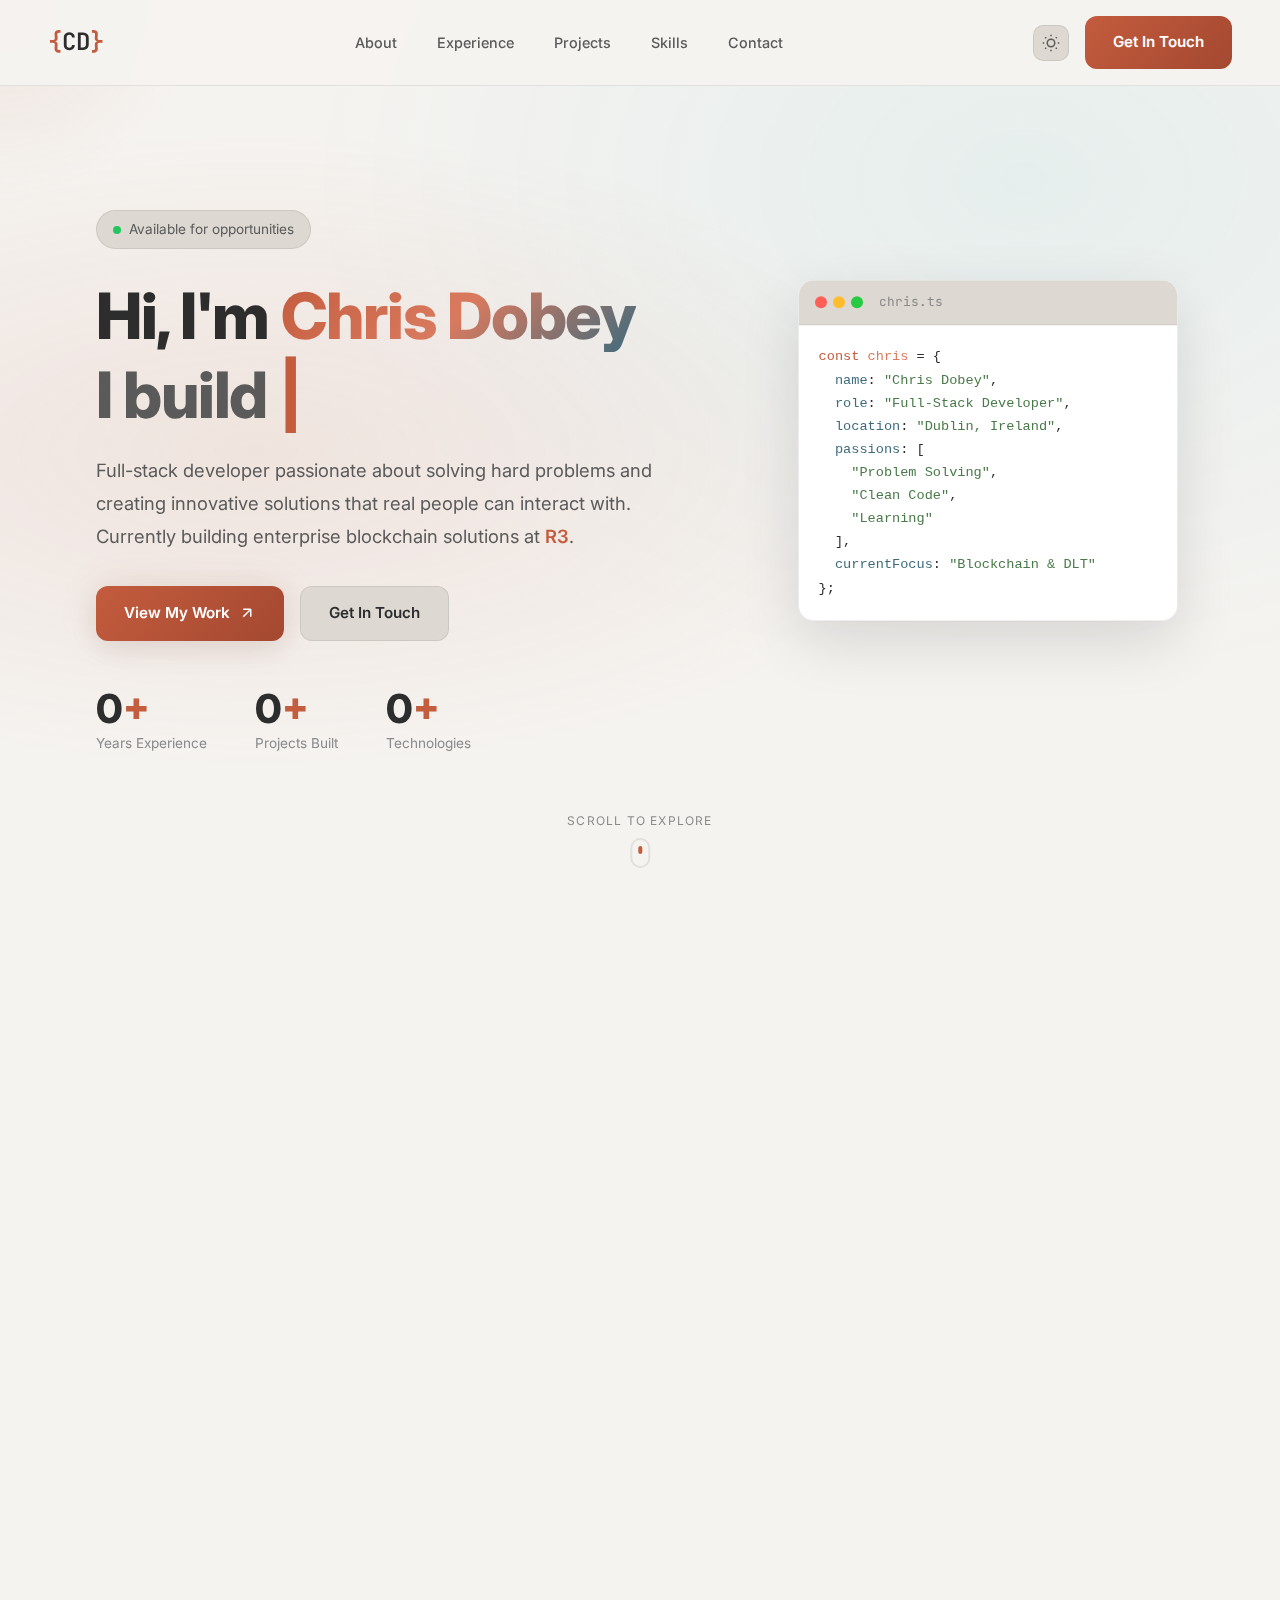
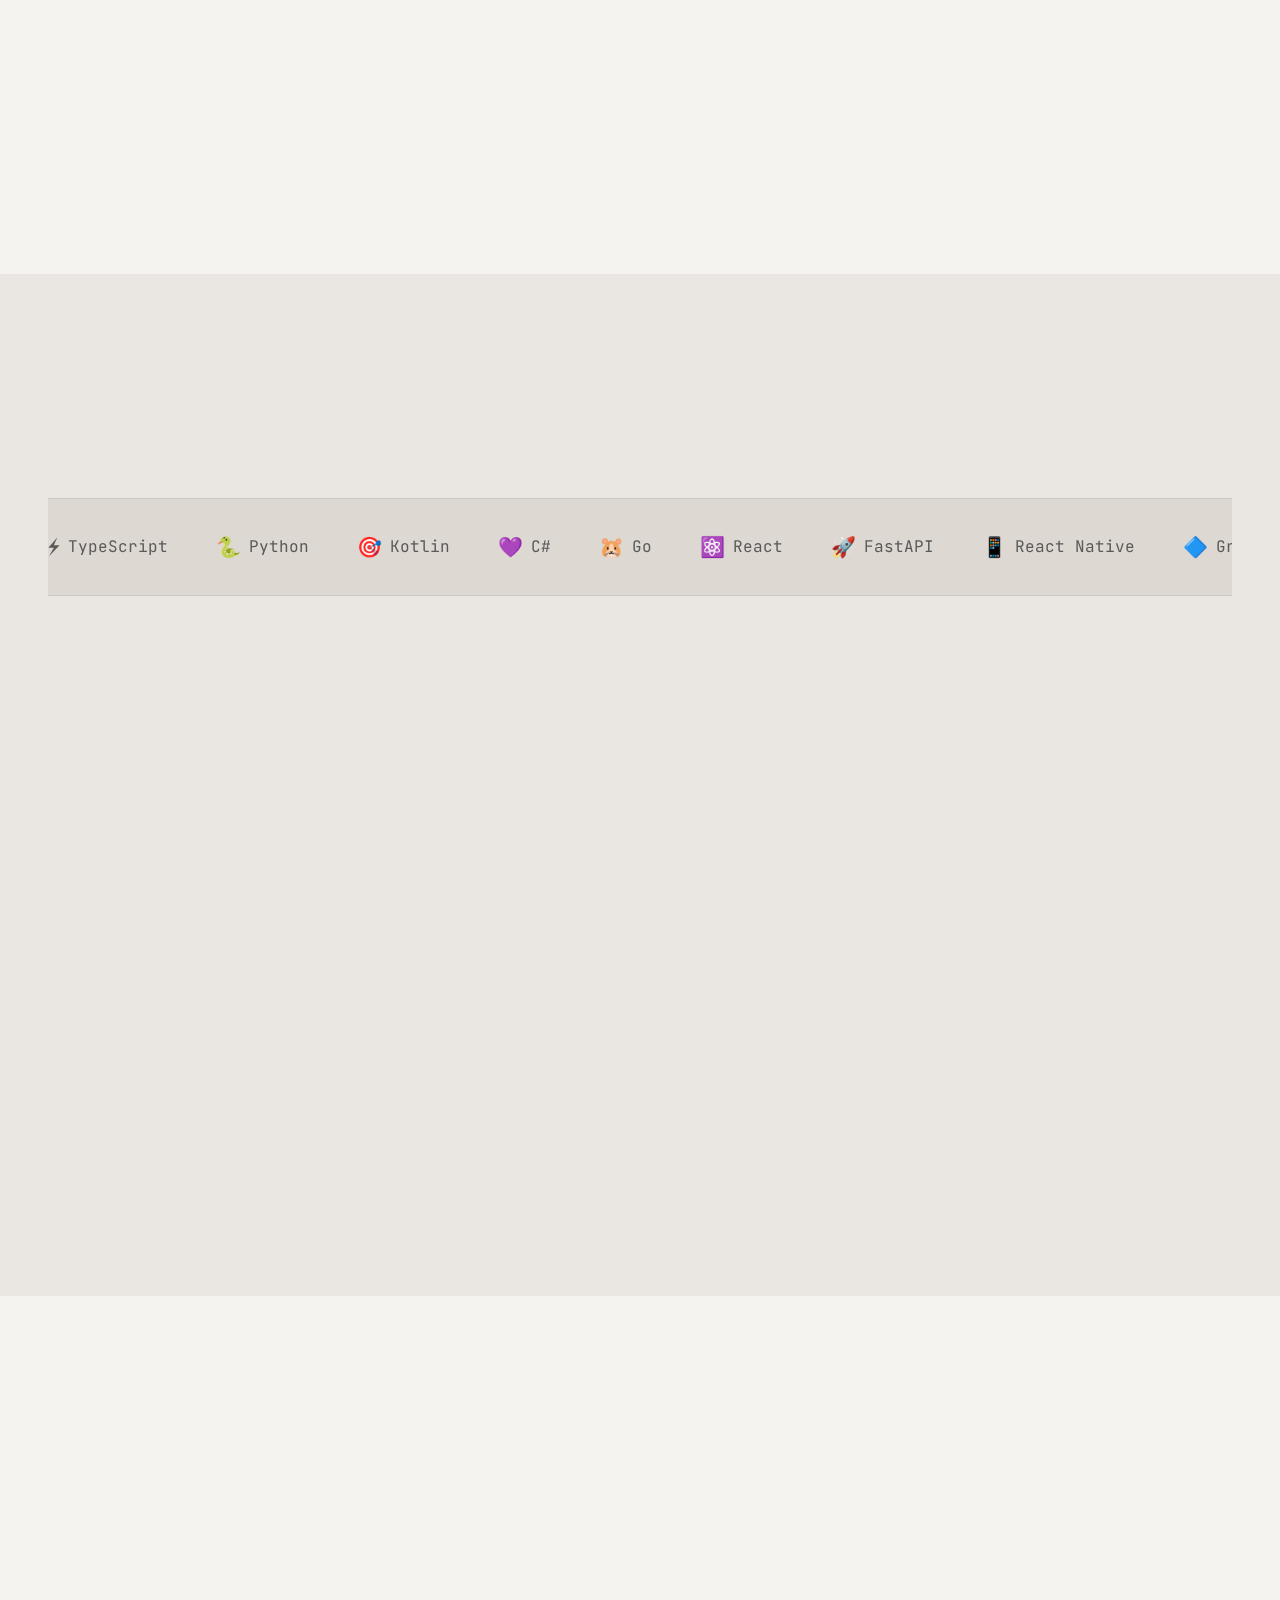
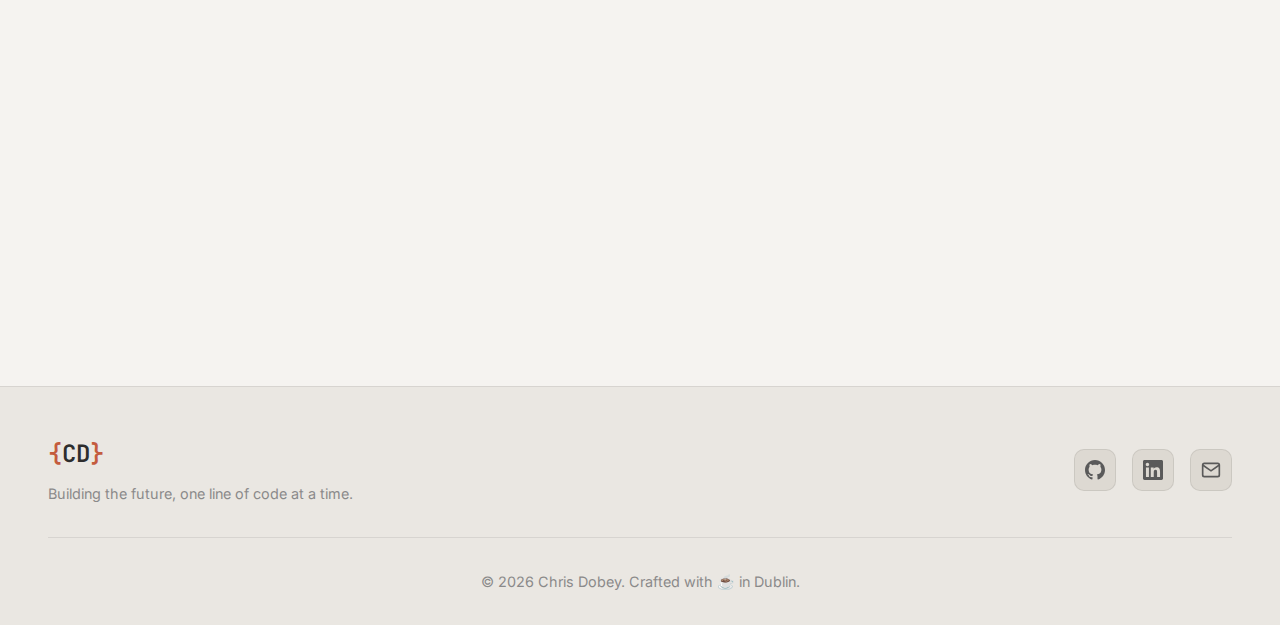
<file: index.html>
<!DOCTYPE html>
<html lang="en">
<head>
    <meta charset="UTF-8">
    <meta name="viewport" content="width=device-width, initial-scale=1.0">
    <title>Chris Dobey | Software Developer</title>
    <meta name="description" content="Full-Stack Developer specializing in blockchain, distributed systems, and modern web applications">
    <link rel="icon" type="image/svg+xml" href="assets/images/favicon.svg">
    <link rel="preconnect" href="https://fonts.googleapis.com">
    <link rel="preconnect" href="https://fonts.gstatic.com" crossorigin>
    <link href="https://fonts.googleapis.com/css2?family=JetBrains+Mono:wght@400;500;600&family=Inter:wght@300;400;500;600;700;800&display=swap" rel="stylesheet">
    <link rel="stylesheet" href="css/styles.css">
</head>
<body>
    <div class="cursor-glow"></div>
    
    <nav class="navbar">
        <div class="nav-content">
            <a href="#" class="logo">
                <span class="logo-bracket">{</span>CD<span class="logo-bracket">}</span>
            </a>
            <div class="nav-links">
                <a href="#about">About</a>
                <a href="#experience">Experience</a>
                <a href="#projects">Projects</a>
                <a href="#skills">Skills</a>
                <a href="#contact">Contact</a>
            </div>
            <div class="nav-actions">
                <button class="theme-toggle" id="themeToggle" aria-label="Toggle theme">
                    <svg class="sun-icon" viewBox="0 0 24 24" fill="none" stroke="currentColor" stroke-width="2">
                        <circle cx="12" cy="12" r="5"></circle>
                        <path d="M12 1v2M12 21v2M4.22 4.22l1.42 1.42M18.36 18.36l1.42 1.42M1 12h2M21 12h2M4.22 19.78l1.42-1.42M18.36 5.64l1.42-1.42"></path>
                    </svg>
                    <svg class="moon-icon" viewBox="0 0 24 24" fill="none" stroke="currentColor" stroke-width="2">
                        <path d="M21 12.79A9 9 0 1 1 11.21 3 7 7 0 0 0 21 12.79z"></path>
                    </svg>
                </button>
                <a href="#contact" class="btn btn-nav" id="heroContactBtn">Get In Touch</a>
            </div>
            <button class="theme-toggle mobile-theme-toggle" id="mobileThemeToggle" aria-label="Toggle theme">
                <svg class="sun-icon" viewBox="0 0 24 24" fill="none" stroke="currentColor" stroke-width="2">
                    <circle cx="12" cy="12" r="5"></circle>
                    <path d="M12 1v2M12 21v2M4.22 4.22l1.42 1.42M18.36 18.36l1.42 1.42M1 12h2M21 12h2M4.22 19.78l1.42-1.42M18.36 5.64l1.42-1.42"></path>
                </svg>
                <svg class="moon-icon" viewBox="0 0 24 24" fill="none" stroke="currentColor" stroke-width="2">
                    <path d="M21 12.79A9 9 0 1 1 11.21 3 7 7 0 0 0 21 12.79z"></path>
                </svg>
            </button>
            <button class="mobile-menu-btn" id="mobileMenuBtn" aria-label="Toggle menu">
                <span></span>
                <span></span>
                <span></span>
            </button>
        </div>
    </nav>

    <div class="mobile-menu" id="mobileMenu">
        <a href="#about">About</a>
        <a href="#experience">Experience</a>
        <a href="#projects">Projects</a>
        <a href="#skills">Skills</a>
        <a href="#contact">Contact</a>
    </div>

    <div class="floating-bar" id="floatingBar">
        <span class="floating-label">Get In Touch</span>
        <div class="floating-icons">
            <a href="https://github.com/cdobey" target="_blank" rel="noopener noreferrer" class="floating-icon" data-target="github" aria-label="GitHub">
                <svg viewBox="0 0 24 24" fill="currentColor">
                    <path d="M12 0c-6.626 0-12 5.373-12 12 0 5.302 3.438 9.8 8.207 11.387.599.111.793-.261.793-.577v-2.234c-3.338.726-4.033-1.416-4.033-1.416-.546-1.387-1.333-1.756-1.333-1.756-1.089-.745.083-.729.083-.729 1.205.084 1.839 1.237 1.839 1.237 1.07 1.834 2.807 1.304 3.492.997.107-.775.418-1.305.762-1.604-2.665-.305-5.467-1.334-5.467-5.931 0-1.311.469-2.381 1.236-3.221-.124-.303-.535-1.524.117-3.176 0 0 1.008-.322 3.301 1.23.957-.266 1.983-.399 3.003-.404 1.02.005 2.047.138 3.006.404 2.291-1.552 3.297-1.23 3.297-1.23.653 1.653.242 2.874.118 3.176.77.84 1.235 1.911 1.235 3.221 0 4.609-2.807 5.624-5.479 5.921.43.372.823 1.102.823 2.222v3.293c0 .319.192.694.801.576 4.765-1.589 8.199-6.086 8.199-11.386 0-6.627-5.373-12-12-12z"/>
                </svg>
            </a>
            <a href="https://www.linkedin.com/in/christopherdobey" target="_blank" rel="noopener noreferrer" class="floating-icon" data-target="linkedin" aria-label="LinkedIn">
                <svg viewBox="0 0 24 24" fill="currentColor">
                    <path d="M20.447 20.452h-3.554v-5.569c0-1.328-.027-3.037-1.852-3.037-1.853 0-2.136 1.445-2.136 2.939v5.667H9.351V9h3.414v1.561h.046c.477-.9 1.637-1.85 3.37-1.85 3.601 0 4.267 2.37 4.267 5.455v6.286zM5.337 7.433c-1.144 0-2.063-.926-2.063-2.065 0-1.138.92-2.063 2.063-2.063 1.14 0 2.064.925 2.064 2.063 0 1.139-.925 2.065-2.064 2.065zm1.782 13.019H3.555V9h3.564v11.452zM22.225 0H1.771C.792 0 0 .774 0 1.729v20.542C0 23.227.792 24 1.771 24h20.451C23.2 24 24 23.227 24 22.271V1.729C24 .774 23.2 0 22.222 0h.003z"/>
                </svg>
            </a>
            <a href="mailto:dobey.christopher@gmail.com" class="floating-icon" data-target="email" aria-label="Email">
                <svg viewBox="0 0 24 24" fill="none" stroke="currentColor" stroke-width="2">
                    <path d="M4 4h16c1.1 0 2 .9 2 2v12c0 1.1-.9 2-2 2H4c-1.1 0-2-.9-2-2V6c0-1.1.9-2 2-2z"/>
                    <polyline points="22,6 12,13 2,6"/>
                </svg>
            </a>
        </div>
    </div>

    <header class="hero" id="hero">
        <div class="hero-content">
            <div class="hero-badge">
                <span class="status-dot"></span>
                Available for opportunities
            </div>
            <h1 class="hero-title">
                <span class="line line-1">Hi, I'm <span class="highlight">Chris Dobey</span></span>
                <span class="line line-2">I build <span class="typed-text" id="typedText"></span><span class="cursor">|</span></span>
            </h1>
            <p class="hero-description">
                Full-stack developer passionate about solving hard problems and creating 
                innovative solutions that real people can interact with. Currently building 
                enterprise blockchain solutions at <span class="company-highlight">R3</span>.
            </p>
            <div class="hero-cta">
                <a href="#projects" class="btn btn-primary">
                    <span>View My Work</span>
                    <svg viewBox="0 0 24 24" fill="none" stroke="currentColor" stroke-width="2">
                        <path d="M7 17L17 7M17 7H7M17 7V17"/>
                    </svg>
                </a>
                <a href="#contact" class="btn btn-secondary">Get In Touch</a>
            </div>
            <div class="hero-stats">
                <div class="stat reveal">
                    <span class="stat-number" data-count="2">0</span>
                    <span class="stat-label">Years Experience</span>
                </div>
                <div class="stat reveal">
                    <span class="stat-number" data-count="4">0</span>
                    <span class="stat-label">Projects Built</span>
                </div>
                <div class="stat reveal">
                    <span class="stat-number" data-count="15">0</span>
                    <span class="stat-label">Technologies</span>
                </div>
            </div>
        </div>
        <div class="hero-visual">
            <div class="code-window">
                <div class="window-header">
                    <div class="window-dots">
                        <span class="dot red"></span>
                        <span class="dot yellow"></span>
                        <span class="dot green"></span>
                    </div>
                    <span class="window-title">chris.ts</span>
                </div>
                <pre class="code-content"><code><span class="keyword">const</span> <span class="variable">chris</span> = {
  <span class="property">name</span>: <span class="string">"Chris Dobey"</span>,
  <span class="property">role</span>: <span class="string">"Full-Stack Developer"</span>,
  <span class="property">location</span>: <span class="string">"Dublin, Ireland"</span>,
  <span class="property">passions</span>: [
    <span class="string">"Problem Solving"</span>,
    <span class="string">"Clean Code"</span>,
    <span class="string">"Learning"</span>
  ],
  <span class="property">currentFocus</span>: <span class="string">"Blockchain & DLT"</span>
};</code></pre>
            </div>
        </div>
        <div class="scroll-indicator">
            <span>Scroll to explore</span>
            <div class="scroll-arrow"></div>
        </div>
    </header>

    <section id="about" class="section about-section">
        <div class="container">
            <div class="section-header reveal">
                <span class="section-number">01</span>
                <h2 class="section-title">About Me</h2>
                <div class="section-line"></div>
            </div>
            <div class="about-grid">
                <div class="about-image reveal">
                    <div class="image-wrapper">
                        <div class="image-card">
                            <div class="image-front">
                                <img src="assets/images/profile-pic.jpg" alt="Chris Dobey" loading="lazy">
                            </div>
                            <div class="image-back">
                                <div class="wave-character">
                                    <div class="character-body">
                                        <div class="character-head">
                                            <div class="character-face">
                                                <div class="character-eyes">
                                                    <span class="eye"></span>
                                                    <span class="eye"></span>
                                                </div>
                                                <div class="character-mouth"></div>
                                            </div>
                                        </div>
                                        <div class="character-torso"></div>
                                        <div class="character-arm waving">
                                            <span class="hand">👋</span>
                                        </div>
                                    </div>
                                    <p class="wave-text">Hey there!</p>
                                </div>
                            </div>
                        </div>
                        <div class="image-border"></div>
                    </div>
                </div>
                <div class="about-content reveal">
                    <p class="about-intro">
                        I'm a software developer based in Dublin, Ireland, with a passion for 
                        building innovative solutions that make a real difference in people's lives.
                    </p>
                    <p>
                        My journey in tech started with a <strong>Bachelor's degree from Dublin City University</strong> 
                        (graduated May 2025), where I developed a strong foundation in computer science 
                        and software engineering principles.
                    </p>
                    <p>
                        I love solving hard problems and implementing creative solutions. There's nothing 
                        quite like the feeling of building something that real people can interact with 
                        and that genuinely helps them solve their problems.
                    </p>
                    <p>
                        When I'm not coding, you'll find me exploring the outdoors — camping, hiking, 
                        or going for a run. I'm a lifelong learner who's always trying to pick up 
                        something new, which is one of the reasons I love software development: 
                        we're constantly evolving and learning with the industry.
                    </p>
                    <p>
                        I'm also big into self-hosting services using <strong>Coolify</strong> to build 
                        tools that make my own life easier. It's a great way to experiment with new 
                        technologies and have full control over my digital infrastructure.
                    </p>
                    <div class="about-highlights">
                        <div class="highlight-item">
                            <svg viewBox="0 0 24 24" fill="none" stroke="currentColor" stroke-width="2">
                                <path d="M22 11.08V12a10 10 0 1 1-5.93-9.14"/>
                                <polyline points="22 4 12 14.01 9 11.01"/>
                            </svg>
                            <span>DCU Graduate 2025</span>
                        </div>
                        <div class="highlight-item">
                            <svg viewBox="0 0 24 24" fill="none" stroke="currentColor" stroke-width="2">
                                <path d="M22 11.08V12a10 10 0 1 1-5.93-9.14"/>
                                <polyline points="22 4 12 14.01 9 11.01"/>
                            </svg>
                            <span>2+ Years Professional Experience</span>
                        </div>
                        <div class="highlight-item">
                            <svg viewBox="0 0 24 24" fill="none" stroke="currentColor" stroke-width="2">
                                <path d="M22 11.08V12a10 10 0 1 1-5.93-9.14"/>
                                <polyline points="22 4 12 14.01 9 11.01"/>
                            </svg>
                            <span>Enterprise Blockchain Specialist</span>
                        </div>
                    </div>
                </div>
            </div>
        </div>
    </section>

    <section id="experience" class="section experience-section">
        <div class="container">
            <div class="section-header reveal">
                <span class="section-number">02</span>
                <h2 class="section-title">Experience</h2>
                <div class="section-line"></div>
            </div>
            <div class="experience-content">
                <div class="timeline">
                    <div class="timeline-item reveal">
                        <div class="timeline-marker">
                            <div class="marker-dot"></div>
                            <div class="marker-line"></div>
                        </div>
                        <div class="timeline-content">
                            <div class="experience-card">
                                <div class="experience-header">
                                    <div class="experience-info">
                                        <h3 class="experience-title">Software Developer</h3>
                                        <p class="experience-company">R3</p>
                                    </div>
                                    <div class="experience-meta">
                                        <span class="experience-date">2024 - Present</span>
                                        <span class="experience-badge current">Current</span>
                                    </div>
                                </div>
                                <p class="experience-description">
                                    Building enterprise blockchain solutions at R3, a leading company in 
                                    distributed ledger technology. Working on cutting-edge fintech solutions 
                                    that power financial institutions around the world.
                                </p>
                                <ul class="experience-highlights">
                                    <li>Developing and maintaining enterprise-grade blockchain applications</li>
                                    <li>Collaborating with cross-functional teams on complex distributed systems</li>
                                    <li>Contributing to innovative solutions in the financial technology space</li>
                                    <li>Working with Kotlin, TypeScript, and enterprise Java technologies</li>
                                </ul>
                                <div class="experience-tech">
                                    <span class="tech-tag">Kotlin</span>
                                    <span class="tech-tag">TypeScript</span>
                                    <span class="tech-tag">Blockchain</span>
                                    <span class="tech-tag">Docker</span>
                                    <span class="tech-tag">Kubernetes</span>
                                </div>
                            </div>
                        </div>
                    </div>
                    <div class="timeline-item reveal">
                        <div class="timeline-marker">
                            <div class="marker-dot"></div>
                        </div>
                        <div class="timeline-content">
                            <div class="experience-card">
                                <div class="experience-header">
                                    <div class="experience-info">
                                        <h3 class="experience-title">Bachelor's Degree in Computer Science</h3>
                                        <p class="experience-company">Dublin City University</p>
                                    </div>
                                    <div class="experience-meta">
                                        <span class="experience-date">2021 - 2025</span>
                                        <span class="experience-badge education-badge">Education</span>
                                    </div>
                                </div>
                                <p class="experience-description">
                                    Completed a comprehensive computer science program, building a strong 
                                    foundation in software engineering, algorithms, data structures, and 
                                    modern development practices.
                                </p>
                            </div>
                        </div>
                    </div>
                </div>
            </div>
        </div>
    </section>

    <section id="projects" class="section projects-section">
        <div class="container">
            <div class="section-header reveal">
                <span class="section-number">03</span>
                <h2 class="section-title">Featured Projects</h2>
                <div class="section-line"></div>
            </div>
            <div class="projects-grid">
                <article class="project-card featured reveal">
                    <div class="project-image">
                        <img src="assets/images/screenshots/landmark-museum.png" alt="Landmark Museum screenshot" loading="lazy">
                        <div class="project-overlay">
                            <a href="https://landmark-museum.dobey.dev" target="_blank" rel="noopener noreferrer" class="project-link-icon" aria-label="View live site">
                                <svg viewBox="0 0 24 24" fill="none" stroke="currentColor" stroke-width="2">
                                    <path d="M18 13v6a2 2 0 0 1-2 2H5a2 2 0 0 1-2-2V8a2 2 0 0 1 2-2h6"/>
                                    <polyline points="15 3 21 3 21 9"/>
                                    <line x1="10" y1="14" x2="21" y2="3"/>
                                </svg>
                            </a>
                        </div>
                    </div>
                    <div class="project-content">
                        <div class="project-header">
                            <h3 class="project-title">Landmark Museum</h3>
                            <span class="project-type">AI / 3D Experience</span>
                        </div>
                        <p class="project-description">
                            An AI-powered 3D virtual museum that dynamically populates with 
                            information about landmarks from selected locations. An immersive 
                            way to explore and learn about world landmarks.
                        </p>
                        <div class="project-tech">
                            <span>OpenAI API</span>
                            <span>Google Search API</span>
                            <span>Three.js</span>
                            <span>JavaScript</span>
                        </div>
                        <a href="https://landmark-museum.dobey.dev" target="_blank" rel="noopener noreferrer" class="project-link">
                            View Project
                            <svg viewBox="0 0 24 24" fill="none" stroke="currentColor" stroke-width="2">
                                <path d="M7 17L17 7M17 7H7M17 7V17"/>
                            </svg>
                        </a>
                    </div>
                </article>

                <article class="project-card reveal">
                    <div class="project-image">
                        <img src="assets/images/screenshots/legitify.png" alt="Legitify screenshot" loading="lazy">
                        <div class="project-overlay">
                            <a href="https://legitify.dobey.dev" target="_blank" rel="noopener noreferrer" class="project-link-icon" aria-label="View live site">
                                <svg viewBox="0 0 24 24" fill="none" stroke="currentColor" stroke-width="2">
                                    <path d="M18 13v6a2 2 0 0 1-2 2H5a2 2 0 0 1-2-2V8a2 2 0 0 1 2-2h6"/>
                                    <polyline points="15 3 21 3 21 9"/>
                                    <line x1="10" y1="14" x2="21" y2="3"/>
                                </svg>
                            </a>
                        </div>
                    </div>
                    <div class="project-content">
                        <div class="project-header">
                            <h3 class="project-title">Legitify</h3>
                            <span class="project-type">Blockchain</span>
                        </div>
                        <p class="project-description">
                            A blockchain-based credential verification system that ensures 
                            authenticity and trust in digital credentials through decentralized 
                            technology. Fighting credential fraud with Web3.
                        </p>
                        <div class="project-tech">
                            <span>Blockchain</span>
                            <span>Smart Contracts</span>
                            <span>TypeScript</span>
                            <span>React</span>
                        </div>
                        <a href="https://legitify.dobey.dev" target="_blank" rel="noopener noreferrer" class="project-link">
                            View Project
                            <svg viewBox="0 0 24 24" fill="none" stroke="currentColor" stroke-width="2">
                                <path d="M7 17L17 7M17 7H7M17 7V17"/>
                            </svg>
                        </a>
                    </div>
                </article>

                <article class="project-card reveal">
                    <div class="project-image">
                        <img src="assets/images/screenshots/nassets.png" alt="NAssets screenshot" loading="lazy">
                        <div class="project-overlay">
                            <a href="https://nassets.dobey.dev" target="_blank" rel="noopener noreferrer" class="project-link-icon" aria-label="View live site">
                                <svg viewBox="0 0 24 24" fill="none" stroke="currentColor" stroke-width="2">
                                    <path d="M18 13v6a2 2 0 0 1-2 2H5a2 2 0 0 1-2-2V8a2 2 0 0 1 2-2h6"/>
                                    <polyline points="15 3 21 3 21 9"/>
                                    <line x1="10" y1="14" x2="21" y2="3"/>
                                </svg>
                            </a>
                        </div>
                    </div>
                    <div class="project-content">
                        <div class="project-header">
                            <h3 class="project-title">NAssets</h3>
                            <span class="project-type">Full-Stack App</span>
                        </div>
                        <p class="project-description">
                            A comprehensive budgeting and financial planning application that 
                            allows users to plan income and expenditure for better cash flow 
                            forecasting. Take control of your finances.
                        </p>
                        <div class="project-tech">
                            <span>Python</span>
                            <span>FastAPI</span>
                            <span>PostgreSQL</span>
                            <span>React</span>
                            <span>TanStack Query</span>
                        </div>
                        <a href="https://nassets.dobey.dev" target="_blank" rel="noopener noreferrer" class="project-link">
                            View Project
                            <svg viewBox="0 0 24 24" fill="none" stroke="currentColor" stroke-width="2">
                                <path d="M7 17L17 7M17 7H7M17 7V17"/>
                            </svg>
                        </a>
                    </div>
                </article>

                <article class="project-card reveal">
                    <div class="project-image">
                        <img src="assets/images/screenshots/todo.png" alt="Enterprise Todo App screenshot" loading="lazy">
                        <div class="project-overlay">
                            <a href="https://todo.dobey.dev" target="_blank" rel="noopener noreferrer" class="project-link-icon" aria-label="View live site">
                                <svg viewBox="0 0 24 24" fill="none" stroke="currentColor" stroke-width="2">
                                    <path d="M18 13v6a2 2 0 0 1-2 2H5a2 2 0 0 1-2-2V8a2 2 0 0 1 2-2h6"/>
                                    <polyline points="15 3 21 3 21 9"/>
                                    <line x1="10" y1="14" x2="21" y2="3"/>
                                </svg>
                            </a>
                        </div>
                    </div>
                    <div class="project-content">
                        <div class="project-header">
                            <h3 class="project-title">Enterprise Todo App</h3>
                            <span class="project-type">Full-Stack</span>
                        </div>
                        <p class="project-description">
                            A full-stack todo application with React frontend connected to 
                            a .NET backend through a GraphQL BFF. Built with Nx monorepo 
                            architecture for scalable enterprise-grade development.
                        </p>
                        <div class="project-tech">
                            <span>.NET</span>
                            <span>GraphQL</span>
                            <span>React</span>
                            <span>Nx Monorepo</span>
                        </div>
                        <a href="https://todo.dobey.dev" target="_blank" rel="noopener noreferrer" class="project-link">
                            View Project
                            <svg viewBox="0 0 24 24" fill="none" stroke="currentColor" stroke-width="2">
                                <path d="M7 17L17 7M17 7H7M17 7V17"/>
                            </svg>
                        </a>
                    </div>
                </article>
            </div>
        </div>
    </section>

    <section id="skills" class="section skills-section">
        <div class="container">
            <div class="section-header reveal">
                <span class="section-number">04</span>
                <h2 class="section-title">Skills & Technologies</h2>
                <div class="section-line"></div>
            </div>
            
            <div class="tech-marquee">
                <div class="marquee-content">
                    <span class="marquee-item"><span class="marquee-icon">⚡</span> TypeScript</span>
                    <span class="marquee-item"><span class="marquee-icon">🐍</span> Python</span>
                    <span class="marquee-item"><span class="marquee-icon">🎯</span> Kotlin</span>
                    <span class="marquee-item"><span class="marquee-icon">💜</span> C#</span>
                    <span class="marquee-item"><span class="marquee-icon">🐹</span> Go</span>
                    <span class="marquee-item"><span class="marquee-icon">⚛️</span> React</span>
                    <span class="marquee-item"><span class="marquee-icon">🚀</span> FastAPI</span>
                    <span class="marquee-item"><span class="marquee-icon">📱</span> React Native</span>
                    <span class="marquee-item"><span class="marquee-icon">🔷</span> GraphQL</span>
                    <span class="marquee-item"><span class="marquee-icon">🐳</span> Docker</span>
                    <span class="marquee-item"><span class="marquee-icon">☸️</span> Kubernetes</span>
                    <span class="marquee-item"><span class="marquee-icon">🟢</span> Node.js</span>
                    <span class="marquee-item"><span class="marquee-icon">🍞</span> Bun</span>
                    <span class="marquee-item"><span class="marquee-icon">🗄️</span> PostgreSQL</span>
                    <span class="marquee-item"><span class="marquee-icon">🔧</span> Jenkins</span>
                </div>
                <div class="marquee-content" aria-hidden="true">
                    <span class="marquee-item"><span class="marquee-icon">⚡</span> TypeScript</span>
                    <span class="marquee-item"><span class="marquee-icon">🐍</span> Python</span>
                    <span class="marquee-item"><span class="marquee-icon">🎯</span> Kotlin</span>
                    <span class="marquee-item"><span class="marquee-icon">💜</span> C#</span>
                    <span class="marquee-item"><span class="marquee-icon">🐹</span> Go</span>
                    <span class="marquee-item"><span class="marquee-icon">⚛️</span> React</span>
                    <span class="marquee-item"><span class="marquee-icon">🚀</span> FastAPI</span>
                    <span class="marquee-item"><span class="marquee-icon">📱</span> React Native</span>
                    <span class="marquee-item"><span class="marquee-icon">🔷</span> GraphQL</span>
                    <span class="marquee-item"><span class="marquee-icon">🐳</span> Docker</span>
                    <span class="marquee-item"><span class="marquee-icon">☸️</span> Kubernetes</span>
                    <span class="marquee-item"><span class="marquee-icon">🟢</span> Node.js</span>
                    <span class="marquee-item"><span class="marquee-icon">🍞</span> Bun</span>
                    <span class="marquee-item"><span class="marquee-icon">🗄️</span> PostgreSQL</span>
                    <span class="marquee-item"><span class="marquee-icon">🔧</span> Jenkins</span>
                </div>
            </div>

            <div class="skills-grid">
                <div class="skill-category reveal">
                    <div class="category-header">
                        <div class="category-icon">
                            <svg viewBox="0 0 24 24" fill="none" stroke="currentColor" stroke-width="2">
                                <polyline points="16 18 22 12 16 6"/>
                                <polyline points="8 6 2 12 8 18"/>
                            </svg>
                        </div>
                        <h3>Languages</h3>
                    </div>
                    <div class="skill-tags">
                        <span class="skill-tag">TypeScript</span>
                        <span class="skill-tag">Python</span>
                        <span class="skill-tag">Kotlin</span>
                        <span class="skill-tag">C#</span>
                        <span class="skill-tag">Go</span>
                        <span class="skill-tag">SQL</span>
                        <span class="skill-tag">Bash</span>
                        <span class="skill-tag">JavaScript</span>
                    </div>
                </div>

                <div class="skill-category reveal">
                    <div class="category-header">
                        <div class="category-icon">
                            <svg viewBox="0 0 24 24" fill="none" stroke="currentColor" stroke-width="2">
                                <rect x="3" y="3" width="18" height="18" rx="2" ry="2"/>
                                <line x1="3" y1="9" x2="21" y2="9"/>
                                <line x1="9" y1="21" x2="9" y2="9"/>
                            </svg>
                        </div>
                        <h3>Frontend</h3>
                    </div>
                    <div class="skill-tags">
                        <span class="skill-tag">React</span>
                        <span class="skill-tag">React Native</span>
                        <span class="skill-tag">Vite</span>
                        <span class="skill-tag">TanStack Query</span>
                        <span class="skill-tag">HTML/CSS</span>
                        <span class="skill-tag">Tailwind</span>
                    </div>
                </div>

                <div class="skill-category reveal">
                    <div class="category-header">
                        <div class="category-icon">
                            <svg viewBox="0 0 24 24" fill="none" stroke="currentColor" stroke-width="2">
                                <rect x="2" y="2" width="20" height="8" rx="2" ry="2"/>
                                <rect x="2" y="14" width="20" height="8" rx="2" ry="2"/>
                                <line x1="6" y1="6" x2="6.01" y2="6"/>
                                <line x1="6" y1="18" x2="6.01" y2="18"/>
                            </svg>
                        </div>
                        <h3>Backend</h3>
                    </div>
                    <div class="skill-tags">
                        <span class="skill-tag">FastAPI</span>
                        <span class="skill-tag">.NET</span>
                        <span class="skill-tag">Node.js</span>
                        <span class="skill-tag">Bun</span>
                        <span class="skill-tag">GraphQL</span>
                        <span class="skill-tag">REST APIs</span>
                        <span class="skill-tag">SQLAlchemy</span>
                    </div>
                </div>

                <div class="skill-category reveal">
                    <div class="category-header">
                        <div class="category-icon">
                            <svg viewBox="0 0 24 24" fill="none" stroke="currentColor" stroke-width="2">
                                <path d="M22 11.08V12a10 10 0 1 1-5.93-9.14"/>
                                <polyline points="22 4 12 14.01 9 11.01"/>
                            </svg>
                        </div>
                        <h3>DevOps & Tools</h3>
                    </div>
                    <div class="skill-tags">
                        <span class="skill-tag">Docker</span>
                        <span class="skill-tag">Kubernetes</span>
                        <span class="skill-tag">Jenkins</span>
                        <span class="skill-tag">Coolify</span>
                        <span class="skill-tag">Git</span>
                        <span class="skill-tag">CI/CD</span>
                        <span class="skill-tag">Linux</span>
                    </div>
                </div>

                <div class="skill-category reveal">
                    <div class="category-header">
                        <div class="category-icon">
                            <svg viewBox="0 0 24 24" fill="none" stroke="currentColor" stroke-width="2">
                                <ellipse cx="12" cy="5" rx="9" ry="3"/>
                                <path d="M21 12c0 1.66-4 3-9 3s-9-1.34-9-3"/>
                                <path d="M3 5v14c0 1.66 4 3 9 3s9-1.34 9-3V5"/>
                            </svg>
                        </div>
                        <h3>Databases</h3>
                    </div>
                    <div class="skill-tags">
                        <span class="skill-tag">PostgreSQL</span>
                        <span class="skill-tag">SQL Server</span>
                        <span class="skill-tag">SQLite</span>
                        <span class="skill-tag">Redis</span>
                    </div>
                </div>

                <div class="skill-category reveal">
                    <div class="category-header">
                        <div class="category-icon">
                            <svg viewBox="0 0 24 24" fill="none" stroke="currentColor" stroke-width="2">
                                <path d="M12 2L2 7l10 5 10-5-10-5z"/>
                                <path d="M2 17l10 5 10-5"/>
                                <path d="M2 12l10 5 10-5"/>
                            </svg>
                        </div>
                        <h3>Specializations</h3>
                    </div>
                    <div class="skill-tags">
                        <span class="skill-tag">Blockchain</span>
                        <span class="skill-tag">Distributed Systems</span>
                        <span class="skill-tag">OpenAI API</span>
                        <span class="skill-tag">Self-Hosting</span>
                    </div>
                </div>
            </div>
        </div>
    </section>

    <section id="contact" class="section contact-section">
        <div class="container">
            <div class="section-header reveal">
                <span class="section-number">05</span>
                <h2 class="section-title">Get In Touch</h2>
                <div class="section-line"></div>
            </div>
            <div class="contact-content reveal">
                <div class="contact-text">
                    <p class="contact-intro">
                        Have a project in mind or just want to chat? I'm always open to 
                        discussing new opportunities, interesting ideas, or just connecting 
                        with fellow developers.
                    </p>
                    <p class="contact-cta">
                        Whether you want to collaborate on something cool, have a question, 
                        or just want to say hi — my inbox is always open!
                    </p>
                </div>
                <div class="contact-card">
                    <a href="mailto:dobey.christopher@gmail.com" class="contact-link primary">
                        <div class="contact-link-icon">
                            <svg viewBox="0 0 24 24" fill="none" stroke="currentColor" stroke-width="2">
                                <path d="M4 4h16c1.1 0 2 .9 2 2v12c0 1.1-.9 2-2 2H4c-1.1 0-2-.9-2-2V6c0-1.1.9-2 2-2z"/>
                                <polyline points="22,6 12,13 2,6"/>
                            </svg>
                        </div>
                        <div class="contact-link-content">
                            <span class="contact-link-label">Email</span>
                            <span class="contact-link-value">dobey.christopher@gmail.com</span>
                        </div>
                        <svg class="contact-arrow" viewBox="0 0 24 24" fill="none" stroke="currentColor" stroke-width="2">
                            <path d="M7 17L17 7M17 7H7M17 7V17"/>
                        </svg>
                    </a>
                    <a href="https://github.com/cdobey" target="_blank" rel="noopener noreferrer" class="contact-link">
                        <div class="contact-link-icon">
                            <svg viewBox="0 0 24 24" fill="currentColor">
                                <path d="M12 0c-6.626 0-12 5.373-12 12 0 5.302 3.438 9.8 8.207 11.387.599.111.793-.261.793-.577v-2.234c-3.338.726-4.033-1.416-4.033-1.416-.546-1.387-1.333-1.756-1.333-1.756-1.089-.745.083-.729.083-.729 1.205.084 1.839 1.237 1.839 1.237 1.07 1.834 2.807 1.304 3.492.997.107-.775.418-1.305.762-1.604-2.665-.305-5.467-1.334-5.467-5.931 0-1.311.469-2.381 1.236-3.221-.124-.303-.535-1.524.117-3.176 0 0 1.008-.322 3.301 1.23.957-.266 1.983-.399 3.003-.404 1.02.005 2.047.138 3.006.404 2.291-1.552 3.297-1.23 3.297-1.23.653 1.653.242 2.874.118 3.176.77.84 1.235 1.911 1.235 3.221 0 4.609-2.807 5.624-5.479 5.921.43.372.823 1.102.823 2.222v3.293c0 .319.192.694.801.576 4.765-1.589 8.199-6.086 8.199-11.386 0-6.627-5.373-12-12-12z"/>
                            </svg>
                        </div>
                        <div class="contact-link-content">
                            <span class="contact-link-label">GitHub</span>
                            <span class="contact-link-value">@cdobey</span>
                        </div>
                        <svg class="contact-arrow" viewBox="0 0 24 24" fill="none" stroke="currentColor" stroke-width="2">
                            <path d="M7 17L17 7M17 7H7M17 7V17"/>
                        </svg>
                    </a>
                    <a href="https://www.linkedin.com/in/christopherdobey" target="_blank" rel="noopener noreferrer" class="contact-link">
                        <div class="contact-link-icon">
                            <svg viewBox="0 0 24 24" fill="currentColor">
                                <path d="M20.447 20.452h-3.554v-5.569c0-1.328-.027-3.037-1.852-3.037-1.853 0-2.136 1.445-2.136 2.939v5.667H9.351V9h3.414v1.561h.046c.477-.9 1.637-1.85 3.37-1.85 3.601 0 4.267 2.37 4.267 5.455v6.286zM5.337 7.433c-1.144 0-2.063-.926-2.063-2.065 0-1.138.92-2.063 2.063-2.063 1.14 0 2.064.925 2.064 2.063 0 1.139-.925 2.065-2.064 2.065zm1.782 13.019H3.555V9h3.564v11.452zM22.225 0H1.771C.792 0 0 .774 0 1.729v20.542C0 23.227.792 24 1.771 24h20.451C23.2 24 24 23.227 24 22.271V1.729C24 .774 23.2 0 22.222 0h.003z"/>
                            </svg>
                        </div>
                        <div class="contact-link-content">
                            <span class="contact-link-label">LinkedIn</span>
                            <span class="contact-link-value">Christopher Dobey</span>
                        </div>
                        <svg class="contact-arrow" viewBox="0 0 24 24" fill="none" stroke="currentColor" stroke-width="2">
                            <path d="M7 17L17 7M17 7H7M17 7V17"/>
                        </svg>
                    </a>
                </div>
            </div>
        </div>
    </section>

    <footer class="footer" id="footer">
        <div class="container">
            <div class="footer-content">
                <div class="footer-left">
                    <a href="#" class="footer-logo">
                        <span class="logo-bracket">{</span>CD<span class="logo-bracket">}</span>
                    </a>
                    <p class="footer-tagline">Building the future, one line of code at a time.</p>
                </div>
                <div class="footer-right">
                    <div class="footer-links">
                        <a href="https://github.com/cdobey" target="_blank" rel="noopener noreferrer" aria-label="GitHub" id="footerGithub" class="footer-link-target">
                            <svg viewBox="0 0 24 24" fill="currentColor">
                                <path d="M12 0c-6.626 0-12 5.373-12 12 0 5.302 3.438 9.8 8.207 11.387.599.111.793-.261.793-.577v-2.234c-3.338.726-4.033-1.416-4.033-1.416-.546-1.387-1.333-1.756-1.333-1.756-1.089-.745.083-.729.083-.729 1.205.084 1.839 1.237 1.839 1.237 1.07 1.834 2.807 1.304 3.492.997.107-.775.418-1.305.762-1.604-2.665-.305-5.467-1.334-5.467-5.931 0-1.311.469-2.381 1.236-3.221-.124-.303-.535-1.524.117-3.176 0 0 1.008-.322 3.301 1.23.957-.266 1.983-.399 3.003-.404 1.02.005 2.047.138 3.006.404 2.291-1.552 3.297-1.23 3.297-1.23.653 1.653.242 2.874.118 3.176.77.84 1.235 1.911 1.235 3.221 0 4.609-2.807 5.624-5.479 5.921.43.372.823 1.102.823 2.222v3.293c0 .319.192.694.801.576 4.765-1.589 8.199-6.086 8.199-11.386 0-6.627-5.373-12-12-12z"/>
                            </svg>
                        </a>
                        <a href="https://www.linkedin.com/in/christopherdobey" target="_blank" rel="noopener noreferrer" aria-label="LinkedIn" id="footerLinkedin" class="footer-link-target">
                            <svg viewBox="0 0 24 24" fill="currentColor">
                                <path d="M20.447 20.452h-3.554v-5.569c0-1.328-.027-3.037-1.852-3.037-1.853 0-2.136 1.445-2.136 2.939v5.667H9.351V9h3.414v1.561h.046c.477-.9 1.637-1.85 3.37-1.85 3.601 0 4.267 2.37 4.267 5.455v6.286zM5.337 7.433c-1.144 0-2.063-.926-2.063-2.065 0-1.138.92-2.063 2.063-2.063 1.14 0 2.064.925 2.064 2.063 0 1.139-.925 2.065-2.064 2.065zm1.782 13.019H3.555V9h3.564v11.452zM22.225 0H1.771C.792 0 0 .774 0 1.729v20.542C0 23.227.792 24 1.771 24h20.451C23.2 24 24 23.227 24 22.271V1.729C24 .774 23.2 0 22.222 0h.003z"/>
                            </svg>
                        </a>
                        <a href="mailto:dobey.christopher@gmail.com" aria-label="Email" id="footerEmail" class="footer-link-target">
                            <svg viewBox="0 0 24 24" fill="none" stroke="currentColor" stroke-width="2">
                                <path d="M4 4h16c1.1 0 2 .9 2 2v12c0 1.1-.9 2-2 2H4c-1.1 0-2-.9-2-2V6c0-1.1.9-2 2-2z"/>
                                <polyline points="22,6 12,13 2,6"/>
                            </svg>
                        </a>
                    </div>
                </div>
            </div>
            <div class="footer-bottom">
                <p>&copy; 2026 Chris Dobey. Crafted with ☕ in Dublin.</p>
            </div>
        </div>
    </footer>

    <script src="js/script.js"></script>
</body>
</html>
</file>
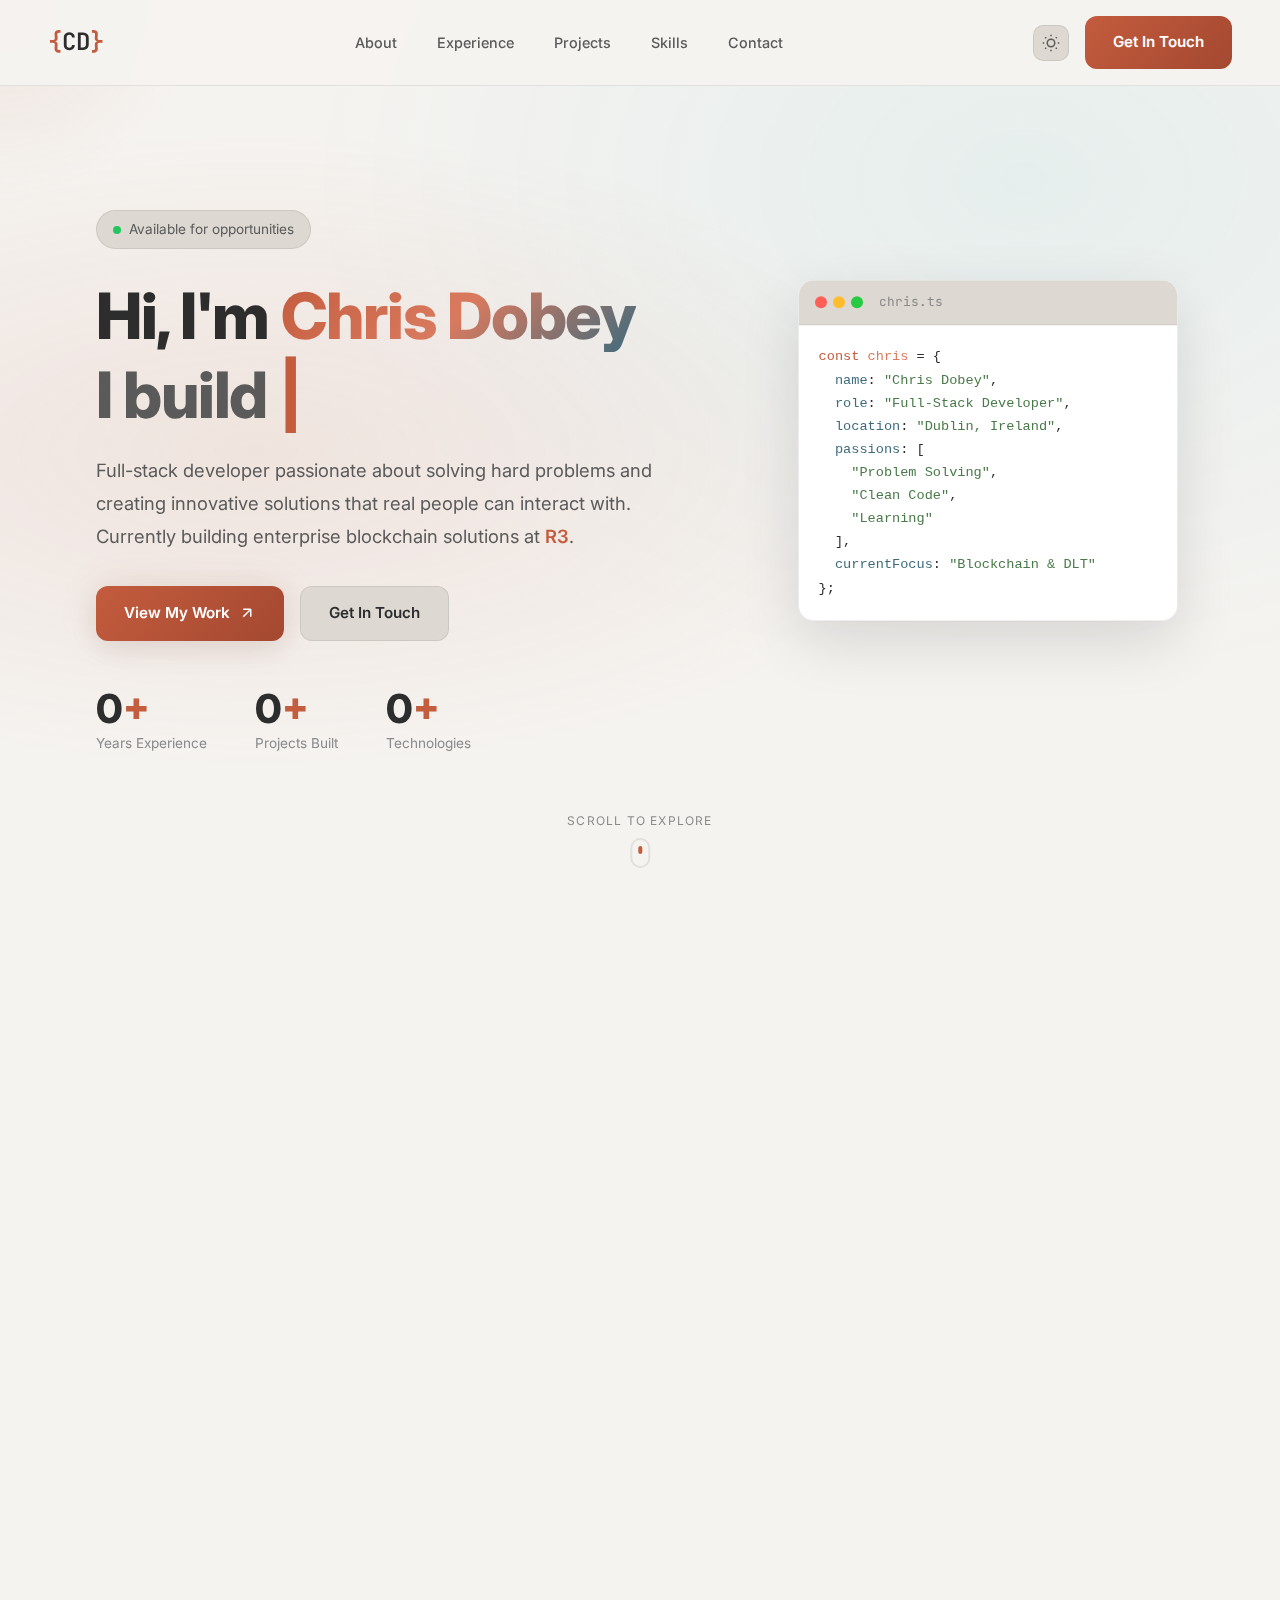
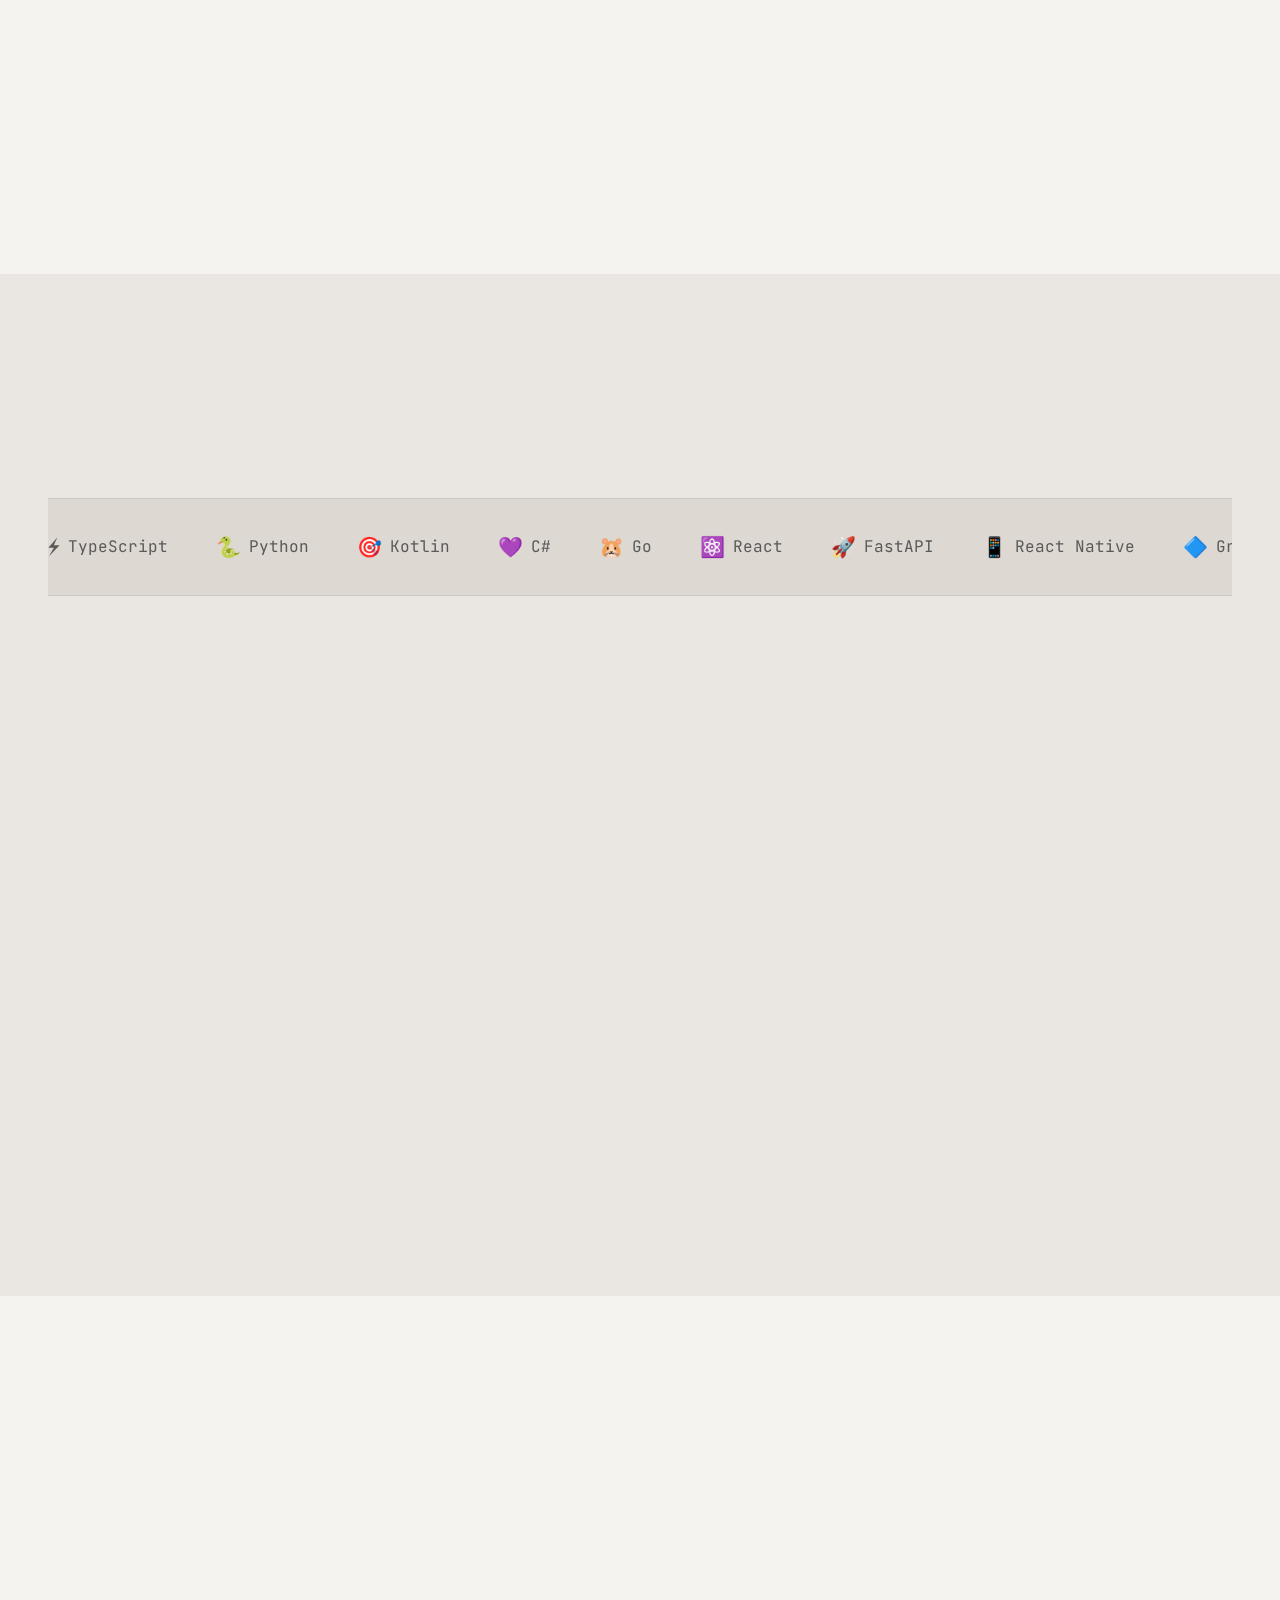
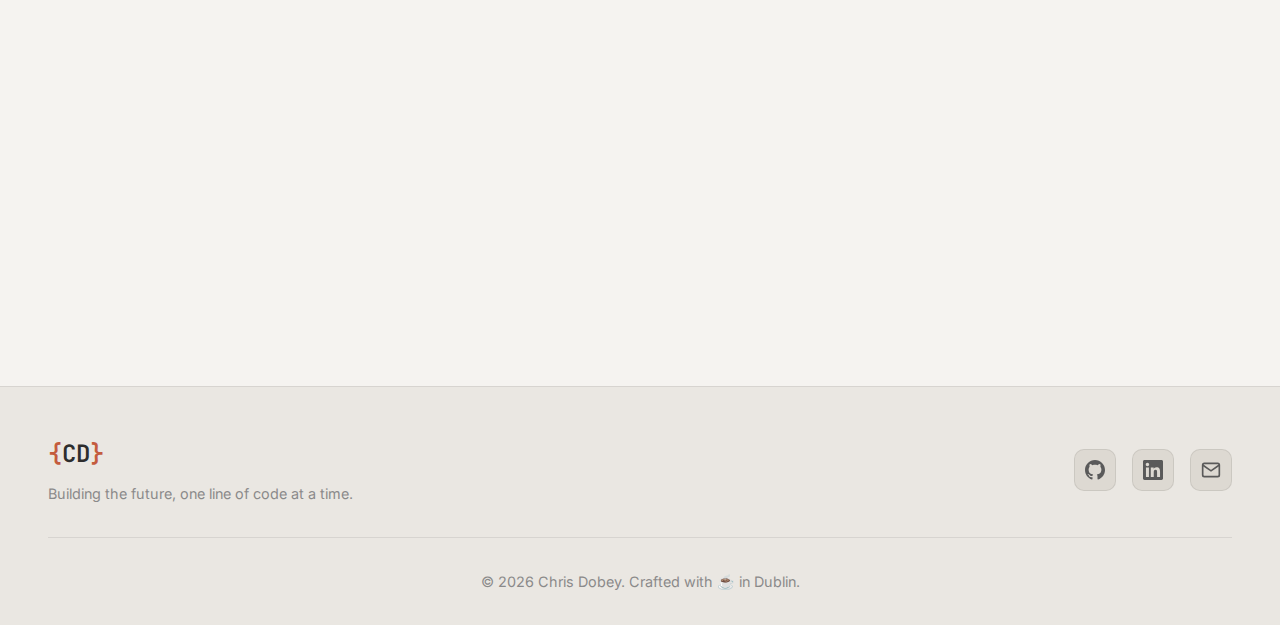
<file: public/index.html>
<!DOCTYPE html>
<html lang="en">
<head>
    <meta charset="UTF-8">
    <meta name="viewport" content="width=device-width, initial-scale=1.0">
    <title>Chris Dobey | Software Developer</title>
    <meta name="description" content="Full-Stack Developer specializing in blockchain, distributed systems, and modern web applications">
    <link rel="icon" type="image/svg+xml" href="images/favicon.svg">
    <link rel="preconnect" href="https://fonts.googleapis.com">
    <link rel="preconnect" href="https://fonts.gstatic.com" crossorigin>
    <link href="https://fonts.googleapis.com/css2?family=JetBrains+Mono:wght@400;500;600&family=Inter:wght@300;400;500;600;700;800&display=swap" rel="stylesheet">
    <link rel="stylesheet" href="styles.css">
</head>
<body>
    <div class="cursor-glow"></div>
    
    <nav class="navbar">
        <div class="nav-content">
            <a href="#" class="logo">
                <span class="logo-bracket">{</span>CD<span class="logo-bracket">}</span>
            </a>
            <div class="nav-links">
                <a href="#about">About</a>
                <a href="#experience">Experience</a>
                <a href="#projects">Projects</a>
                <a href="#skills">Skills</a>
                <a href="#contact">Contact</a>
            </div>
            <div class="nav-actions">
                <button class="theme-toggle" id="themeToggle" aria-label="Toggle theme">
                    <svg class="sun-icon" viewBox="0 0 24 24" fill="none" stroke="currentColor" stroke-width="2">
                        <circle cx="12" cy="12" r="5"></circle>
                        <path d="M12 1v2M12 21v2M4.22 4.22l1.42 1.42M18.36 18.36l1.42 1.42M1 12h2M21 12h2M4.22 19.78l1.42-1.42M18.36 5.64l1.42-1.42"></path>
                    </svg>
                    <svg class="moon-icon" viewBox="0 0 24 24" fill="none" stroke="currentColor" stroke-width="2">
                        <path d="M21 12.79A9 9 0 1 1 11.21 3 7 7 0 0 0 21 12.79z"></path>
                    </svg>
                </button>
                <a href="#contact" class="btn btn-nav" id="heroContactBtn">Get In Touch</a>
            </div>
            <button class="theme-toggle mobile-theme-toggle" id="mobileThemeToggle" aria-label="Toggle theme">
                <svg class="sun-icon" viewBox="0 0 24 24" fill="none" stroke="currentColor" stroke-width="2">
                    <circle cx="12" cy="12" r="5"></circle>
                    <path d="M12 1v2M12 21v2M4.22 4.22l1.42 1.42M18.36 18.36l1.42 1.42M1 12h2M21 12h2M4.22 19.78l1.42-1.42M18.36 5.64l1.42-1.42"></path>
                </svg>
                <svg class="moon-icon" viewBox="0 0 24 24" fill="none" stroke="currentColor" stroke-width="2">
                    <path d="M21 12.79A9 9 0 1 1 11.21 3 7 7 0 0 0 21 12.79z"></path>
                </svg>
            </button>
            <button class="mobile-menu-btn" id="mobileMenuBtn" aria-label="Toggle menu">
                <span></span>
                <span></span>
                <span></span>
            </button>
        </div>
    </nav>

    <div class="mobile-menu" id="mobileMenu">
        <a href="#about">About</a>
        <a href="#experience">Experience</a>
        <a href="#projects">Projects</a>
        <a href="#skills">Skills</a>
        <a href="#contact">Contact</a>
    </div>

    <div class="floating-bar" id="floatingBar">
        <span class="floating-label">Get In Touch</span>
        <div class="floating-icons">
            <a href="https://github.com/cdobey" target="_blank" rel="noopener noreferrer" class="floating-icon" data-target="github" aria-label="GitHub">
                <svg viewBox="0 0 24 24" fill="currentColor">
                    <path d="M12 0c-6.626 0-12 5.373-12 12 0 5.302 3.438 9.8 8.207 11.387.599.111.793-.261.793-.577v-2.234c-3.338.726-4.033-1.416-4.033-1.416-.546-1.387-1.333-1.756-1.333-1.756-1.089-.745.083-.729.083-.729 1.205.084 1.839 1.237 1.839 1.237 1.07 1.834 2.807 1.304 3.492.997.107-.775.418-1.305.762-1.604-2.665-.305-5.467-1.334-5.467-5.931 0-1.311.469-2.381 1.236-3.221-.124-.303-.535-1.524.117-3.176 0 0 1.008-.322 3.301 1.23.957-.266 1.983-.399 3.003-.404 1.02.005 2.047.138 3.006.404 2.291-1.552 3.297-1.23 3.297-1.23.653 1.653.242 2.874.118 3.176.77.84 1.235 1.911 1.235 3.221 0 4.609-2.807 5.624-5.479 5.921.43.372.823 1.102.823 2.222v3.293c0 .319.192.694.801.576 4.765-1.589 8.199-6.086 8.199-11.386 0-6.627-5.373-12-12-12z"/>
                </svg>
            </a>
            <a href="https://www.linkedin.com/in/christopherdobey" target="_blank" rel="noopener noreferrer" class="floating-icon" data-target="linkedin" aria-label="LinkedIn">
                <svg viewBox="0 0 24 24" fill="currentColor">
                    <path d="M20.447 20.452h-3.554v-5.569c0-1.328-.027-3.037-1.852-3.037-1.853 0-2.136 1.445-2.136 2.939v5.667H9.351V9h3.414v1.561h.046c.477-.9 1.637-1.85 3.37-1.85 3.601 0 4.267 2.37 4.267 5.455v6.286zM5.337 7.433c-1.144 0-2.063-.926-2.063-2.065 0-1.138.92-2.063 2.063-2.063 1.14 0 2.064.925 2.064 2.063 0 1.139-.925 2.065-2.064 2.065zm1.782 13.019H3.555V9h3.564v11.452zM22.225 0H1.771C.792 0 0 .774 0 1.729v20.542C0 23.227.792 24 1.771 24h20.451C23.2 24 24 23.227 24 22.271V1.729C24 .774 23.2 0 22.222 0h.003z"/>
                </svg>
            </a>
            <a href="mailto:dobey.christopher@gmail.com" class="floating-icon" data-target="email" aria-label="Email">
                <svg viewBox="0 0 24 24" fill="none" stroke="currentColor" stroke-width="2">
                    <path d="M4 4h16c1.1 0 2 .9 2 2v12c0 1.1-.9 2-2 2H4c-1.1 0-2-.9-2-2V6c0-1.1.9-2 2-2z"/>
                    <polyline points="22,6 12,13 2,6"/>
                </svg>
            </a>
        </div>
    </div>

    <header class="hero" id="hero">
        <div class="hero-content">
            <div class="hero-badge">
                <span class="status-dot"></span>
                Available for opportunities
            </div>
            <h1 class="hero-title">
                <span class="line line-1">Hi, I'm <span class="highlight">Chris Dobey</span></span>
                <span class="line line-2">I build <span class="typed-text" id="typedText"></span><span class="cursor">|</span></span>
            </h1>
            <p class="hero-description">
                Full-stack developer passionate about solving hard problems and creating 
                innovative solutions that real people can interact with. Currently building 
                enterprise blockchain solutions at <span class="company-highlight">R3</span>.
            </p>
            <div class="hero-cta">
                <a href="#projects" class="btn btn-primary">
                    <span>View My Work</span>
                    <svg viewBox="0 0 24 24" fill="none" stroke="currentColor" stroke-width="2">
                        <path d="M7 17L17 7M17 7H7M17 7V17"/>
                    </svg>
                </a>
                <a href="#contact" class="btn btn-secondary">Get In Touch</a>
            </div>
            <div class="hero-stats">
                <div class="stat reveal">
                    <span class="stat-number" data-count="2">0</span>
                    <span class="stat-label">Years Experience</span>
                </div>
                <div class="stat reveal">
                    <span class="stat-number" data-count="4">0</span>
                    <span class="stat-label">Projects Built</span>
                </div>
                <div class="stat reveal">
                    <span class="stat-number" data-count="15">0</span>
                    <span class="stat-label">Technologies</span>
                </div>
            </div>
        </div>
        <div class="hero-visual">
            <div class="code-window">
                <div class="window-header">
                    <div class="window-dots">
                        <span class="dot red"></span>
                        <span class="dot yellow"></span>
                        <span class="dot green"></span>
                    </div>
                    <span class="window-title">chris.ts</span>
                </div>
                <pre class="code-content"><code><span class="keyword">const</span> <span class="variable">chris</span> = {
  <span class="property">name</span>: <span class="string">"Chris Dobey"</span>,
  <span class="property">role</span>: <span class="string">"Full-Stack Developer"</span>,
  <span class="property">location</span>: <span class="string">"Dublin, Ireland"</span>,
  <span class="property">passions</span>: [
    <span class="string">"Problem Solving"</span>,
    <span class="string">"Clean Code"</span>,
    <span class="string">"Learning"</span>
  ],
  <span class="property">currentFocus</span>: <span class="string">"Blockchain & DLT"</span>
};</code></pre>
            </div>
        </div>
        <div class="scroll-indicator">
            <span>Scroll to explore</span>
            <div class="scroll-arrow"></div>
        </div>
    </header>

    <section id="about" class="section about-section">
        <div class="container">
            <div class="section-header reveal">
                <span class="section-number">01</span>
                <h2 class="section-title">About Me</h2>
                <div class="section-line"></div>
            </div>
            <div class="about-grid">
                <div class="about-image reveal">
                    <div class="image-wrapper">
                        <div class="image-card">
                            <div class="image-front">
                                <img src="images/profile-pic.jpg" alt="Chris Dobey" loading="lazy">
                            </div>
                            <div class="image-back">
                                <div class="wave-character">
                                    <div class="character-body">
                                        <div class="character-head">
                                            <div class="character-face">
                                                <div class="character-eyes">
                                                    <span class="eye"></span>
                                                    <span class="eye"></span>
                                                </div>
                                                <div class="character-mouth"></div>
                                            </div>
                                        </div>
                                        <div class="character-torso"></div>
                                        <div class="character-arm waving">
                                            <span class="hand">👋</span>
                                        </div>
                                    </div>
                                    <p class="wave-text">Hey there!</p>
                                </div>
                            </div>
                        </div>
                        <div class="image-border"></div>
                    </div>
                </div>
                <div class="about-content reveal">
                    <p class="about-intro">
                        I'm a software developer based in Dublin, Ireland, with a passion for 
                        building innovative solutions that make a real difference in people's lives.
                    </p>
                    <p>
                        My journey in tech started with a <strong>Bachelor's degree from Dublin City University</strong> 
                        (graduated May 2025), where I developed a strong foundation in computer science 
                        and software engineering principles.
                    </p>
                    <p>
                        I love solving hard problems and implementing creative solutions. There's nothing 
                        quite like the feeling of building something that real people can interact with 
                        and that genuinely helps them solve their problems.
                    </p>
                    <p>
                        When I'm not coding, you'll find me exploring the outdoors — camping, hiking, 
                        or going for a run. I'm a lifelong learner who's always trying to pick up 
                        something new, which is one of the reasons I love software development: 
                        we're constantly evolving and learning with the industry.
                    </p>
                    <p>
                        I'm also big into self-hosting services using <strong>Coolify</strong> to build 
                        tools that make my own life easier. It's a great way to experiment with new 
                        technologies and have full control over my digital infrastructure.
                    </p>
                    <div class="about-highlights">
                        <div class="highlight-item">
                            <svg viewBox="0 0 24 24" fill="none" stroke="currentColor" stroke-width="2">
                                <path d="M22 11.08V12a10 10 0 1 1-5.93-9.14"/>
                                <polyline points="22 4 12 14.01 9 11.01"/>
                            </svg>
                            <span>DCU Graduate 2025</span>
                        </div>
                        <div class="highlight-item">
                            <svg viewBox="0 0 24 24" fill="none" stroke="currentColor" stroke-width="2">
                                <path d="M22 11.08V12a10 10 0 1 1-5.93-9.14"/>
                                <polyline points="22 4 12 14.01 9 11.01"/>
                            </svg>
                            <span>2+ Years Professional Experience</span>
                        </div>
                        <div class="highlight-item">
                            <svg viewBox="0 0 24 24" fill="none" stroke="currentColor" stroke-width="2">
                                <path d="M22 11.08V12a10 10 0 1 1-5.93-9.14"/>
                                <polyline points="22 4 12 14.01 9 11.01"/>
                            </svg>
                            <span>Enterprise Blockchain Specialist</span>
                        </div>
                    </div>
                </div>
            </div>
        </div>
    </section>

    <section id="experience" class="section experience-section">
        <div class="container">
            <div class="section-header reveal">
                <span class="section-number">02</span>
                <h2 class="section-title">Experience</h2>
                <div class="section-line"></div>
            </div>
            <div class="experience-content">
                <div class="timeline">
                    <div class="timeline-item reveal">
                        <div class="timeline-marker">
                            <div class="marker-dot"></div>
                            <div class="marker-line"></div>
                        </div>
                        <div class="timeline-content">
                            <div class="experience-card">
                                <div class="experience-header">
                                    <div class="experience-info">
                                        <h3 class="experience-title">Software Developer</h3>
                                        <p class="experience-company">R3</p>
                                    </div>
                                    <div class="experience-meta">
                                        <span class="experience-date">2024 - Present</span>
                                        <span class="experience-badge current">Current</span>
                                    </div>
                                </div>
                                <p class="experience-description">
                                    Building enterprise blockchain solutions at R3, a leading company in 
                                    distributed ledger technology. Working on cutting-edge fintech solutions 
                                    that power financial institutions around the world.
                                </p>
                                <ul class="experience-highlights">
                                    <li>Developing and maintaining enterprise-grade blockchain applications</li>
                                    <li>Collaborating with cross-functional teams on complex distributed systems</li>
                                    <li>Contributing to innovative solutions in the financial technology space</li>
                                    <li>Working with Kotlin, TypeScript, and enterprise Java technologies</li>
                                </ul>
                                <div class="experience-tech">
                                    <span class="tech-tag">Kotlin</span>
                                    <span class="tech-tag">TypeScript</span>
                                    <span class="tech-tag">Blockchain</span>
                                    <span class="tech-tag">Docker</span>
                                    <span class="tech-tag">Kubernetes</span>
                                </div>
                            </div>
                        </div>
                    </div>
                    <div class="timeline-item reveal">
                        <div class="timeline-marker">
                            <div class="marker-dot"></div>
                        </div>
                        <div class="timeline-content">
                            <div class="experience-card education">
                                <div class="experience-header">
                                    <div class="experience-info">
                                        <h3 class="experience-title">Bachelor's Degree in Computer Science</h3>
                                        <p class="experience-company">Dublin City University</p>
                                    </div>
                                    <div class="experience-meta">
                                        <span class="experience-date">2021 - 2025</span>
                                        <span class="experience-badge education-badge">Education</span>
                                    </div>
                                </div>
                                <p class="experience-description">
                                    Completed a comprehensive computer science program, building a strong 
                                    foundation in software engineering, algorithms, data structures, and 
                                    modern development practices.
                                </p>
                            </div>
                        </div>
                    </div>
                </div>
            </div>
        </div>
    </section>

    <section id="projects" class="section projects-section">
        <div class="container">
            <div class="section-header reveal">
                <span class="section-number">03</span>
                <h2 class="section-title">Featured Projects</h2>
                <div class="section-line"></div>
            </div>
            <div class="projects-grid">
                <article class="project-card featured reveal">
                    <div class="project-image">
                        <img src="images/screenshot-landmark-museum.png" alt="Landmark Museum screenshot" loading="lazy">
                        <div class="project-overlay">
                            <a href="https://landmark-museum.dobey.dev" target="_blank" rel="noopener noreferrer" class="project-link-icon" aria-label="View live site">
                                <svg viewBox="0 0 24 24" fill="none" stroke="currentColor" stroke-width="2">
                                    <path d="M18 13v6a2 2 0 0 1-2 2H5a2 2 0 0 1-2-2V8a2 2 0 0 1 2-2h6"/>
                                    <polyline points="15 3 21 3 21 9"/>
                                    <line x1="10" y1="14" x2="21" y2="3"/>
                                </svg>
                            </a>
                        </div>
                    </div>
                    <div class="project-content">
                        <div class="project-header">
                            <h3 class="project-title">Landmark Museum</h3>
                            <span class="project-type">AI / 3D Experience</span>
                        </div>
                        <p class="project-description">
                            An AI-powered 3D virtual museum that dynamically populates with 
                            information about landmarks from selected locations. An immersive 
                            way to explore and learn about world landmarks.
                        </p>
                        <div class="project-tech">
                            <span>OpenAI API</span>
                            <span>Google Search API</span>
                            <span>Three.js</span>
                            <span>JavaScript</span>
                        </div>
                        <a href="https://landmark-museum.dobey.dev" target="_blank" rel="noopener noreferrer" class="project-link">
                            View Project
                            <svg viewBox="0 0 24 24" fill="none" stroke="currentColor" stroke-width="2">
                                <path d="M7 17L17 7M17 7H7M17 7V17"/>
                            </svg>
                        </a>
                    </div>
                </article>

                <article class="project-card reveal">
                    <div class="project-image">
                        <img src="images/screenshot-legitify.png" alt="Legitify screenshot" loading="lazy">
                        <div class="project-overlay">
                            <a href="https://legitify.dobey.dev" target="_blank" rel="noopener noreferrer" class="project-link-icon" aria-label="View live site">
                                <svg viewBox="0 0 24 24" fill="none" stroke="currentColor" stroke-width="2">
                                    <path d="M18 13v6a2 2 0 0 1-2 2H5a2 2 0 0 1-2-2V8a2 2 0 0 1 2-2h6"/>
                                    <polyline points="15 3 21 3 21 9"/>
                                    <line x1="10" y1="14" x2="21" y2="3"/>
                                </svg>
                            </a>
                        </div>
                    </div>
                    <div class="project-content">
                        <div class="project-header">
                            <h3 class="project-title">Legitify</h3>
                            <span class="project-type">Blockchain</span>
                        </div>
                        <p class="project-description">
                            A blockchain-based credential verification system that ensures 
                            authenticity and trust in digital credentials through decentralized 
                            technology. Fighting credential fraud with Web3.
                        </p>
                        <div class="project-tech">
                            <span>Blockchain</span>
                            <span>Smart Contracts</span>
                            <span>TypeScript</span>
                            <span>React</span>
                        </div>
                        <a href="https://legitify.dobey.dev" target="_blank" rel="noopener noreferrer" class="project-link">
                            View Project
                            <svg viewBox="0 0 24 24" fill="none" stroke="currentColor" stroke-width="2">
                                <path d="M7 17L17 7M17 7H7M17 7V17"/>
                            </svg>
                        </a>
                    </div>
                </article>

                <article class="project-card reveal">
                    <div class="project-image">
                        <img src="images/screenshot-nassets.png" alt="NAssets screenshot" loading="lazy">
                        <div class="project-overlay">
                            <a href="https://nassets.dobey.dev" target="_blank" rel="noopener noreferrer" class="project-link-icon" aria-label="View live site">
                                <svg viewBox="0 0 24 24" fill="none" stroke="currentColor" stroke-width="2">
                                    <path d="M18 13v6a2 2 0 0 1-2 2H5a2 2 0 0 1-2-2V8a2 2 0 0 1 2-2h6"/>
                                    <polyline points="15 3 21 3 21 9"/>
                                    <line x1="10" y1="14" x2="21" y2="3"/>
                                </svg>
                            </a>
                        </div>
                    </div>
                    <div class="project-content">
                        <div class="project-header">
                            <h3 class="project-title">NAssets</h3>
                            <span class="project-type">Full-Stack App</span>
                        </div>
                        <p class="project-description">
                            A comprehensive budgeting and financial planning application that 
                            allows users to plan income and expenditure for better cash flow 
                            forecasting. Take control of your finances.
                        </p>
                        <div class="project-tech">
                            <span>Python</span>
                            <span>FastAPI</span>
                            <span>PostgreSQL</span>
                            <span>React</span>
                            <span>TanStack Query</span>
                        </div>
                        <a href="https://nassets.dobey.dev" target="_blank" rel="noopener noreferrer" class="project-link">
                            View Project
                            <svg viewBox="0 0 24 24" fill="none" stroke="currentColor" stroke-width="2">
                                <path d="M7 17L17 7M17 7H7M17 7V17"/>
                            </svg>
                        </a>
                    </div>
                </article>

                <article class="project-card reveal">
                    <div class="project-image">
                        <img src="images/screenshot-todo.png" alt="Enterprise Todo App screenshot" loading="lazy">
                        <div class="project-overlay">
                            <a href="https://todo.dobey.dev" target="_blank" rel="noopener noreferrer" class="project-link-icon" aria-label="View live site">
                                <svg viewBox="0 0 24 24" fill="none" stroke="currentColor" stroke-width="2">
                                    <path d="M18 13v6a2 2 0 0 1-2 2H5a2 2 0 0 1-2-2V8a2 2 0 0 1 2-2h6"/>
                                    <polyline points="15 3 21 3 21 9"/>
                                    <line x1="10" y1="14" x2="21" y2="3"/>
                                </svg>
                            </a>
                        </div>
                    </div>
                    <div class="project-content">
                        <div class="project-header">
                            <h3 class="project-title">Enterprise Todo App</h3>
                            <span class="project-type">Full-Stack</span>
                        </div>
                        <p class="project-description">
                            A full-stack todo application with React frontend connected to 
                            a .NET backend through a GraphQL BFF. Built with Nx monorepo 
                            architecture for scalable enterprise-grade development.
                        </p>
                        <div class="project-tech">
                            <span>.NET</span>
                            <span>GraphQL</span>
                            <span>React</span>
                            <span>Nx Monorepo</span>
                        </div>
                        <a href="https://todo.dobey.dev" target="_blank" rel="noopener noreferrer" class="project-link">
                            View Project
                            <svg viewBox="0 0 24 24" fill="none" stroke="currentColor" stroke-width="2">
                                <path d="M7 17L17 7M17 7H7M17 7V17"/>
                            </svg>
                        </a>
                    </div>
                </article>
            </div>
        </div>
    </section>

    <section id="skills" class="section skills-section">
        <div class="container">
            <div class="section-header reveal">
                <span class="section-number">04</span>
                <h2 class="section-title">Skills & Technologies</h2>
                <div class="section-line"></div>
            </div>
            
            <div class="tech-marquee">
                <div class="marquee-content">
                    <span class="marquee-item"><span class="marquee-icon">⚡</span> TypeScript</span>
                    <span class="marquee-item"><span class="marquee-icon">🐍</span> Python</span>
                    <span class="marquee-item"><span class="marquee-icon">🎯</span> Kotlin</span>
                    <span class="marquee-item"><span class="marquee-icon">💜</span> C#</span>
                    <span class="marquee-item"><span class="marquee-icon">🐹</span> Go</span>
                    <span class="marquee-item"><span class="marquee-icon">⚛️</span> React</span>
                    <span class="marquee-item"><span class="marquee-icon">🚀</span> FastAPI</span>
                    <span class="marquee-item"><span class="marquee-icon">📱</span> React Native</span>
                    <span class="marquee-item"><span class="marquee-icon">🔷</span> GraphQL</span>
                    <span class="marquee-item"><span class="marquee-icon">🐳</span> Docker</span>
                    <span class="marquee-item"><span class="marquee-icon">☸️</span> Kubernetes</span>
                    <span class="marquee-item"><span class="marquee-icon">🟢</span> Node.js</span>
                    <span class="marquee-item"><span class="marquee-icon">🍞</span> Bun</span>
                    <span class="marquee-item"><span class="marquee-icon">🗄️</span> PostgreSQL</span>
                    <span class="marquee-item"><span class="marquee-icon">🔧</span> Jenkins</span>
                </div>
                <div class="marquee-content" aria-hidden="true">
                    <span class="marquee-item"><span class="marquee-icon">⚡</span> TypeScript</span>
                    <span class="marquee-item"><span class="marquee-icon">🐍</span> Python</span>
                    <span class="marquee-item"><span class="marquee-icon">🎯</span> Kotlin</span>
                    <span class="marquee-item"><span class="marquee-icon">💜</span> C#</span>
                    <span class="marquee-item"><span class="marquee-icon">🐹</span> Go</span>
                    <span class="marquee-item"><span class="marquee-icon">⚛️</span> React</span>
                    <span class="marquee-item"><span class="marquee-icon">🚀</span> FastAPI</span>
                    <span class="marquee-item"><span class="marquee-icon">📱</span> React Native</span>
                    <span class="marquee-item"><span class="marquee-icon">🔷</span> GraphQL</span>
                    <span class="marquee-item"><span class="marquee-icon">🐳</span> Docker</span>
                    <span class="marquee-item"><span class="marquee-icon">☸️</span> Kubernetes</span>
                    <span class="marquee-item"><span class="marquee-icon">🟢</span> Node.js</span>
                    <span class="marquee-item"><span class="marquee-icon">🍞</span> Bun</span>
                    <span class="marquee-item"><span class="marquee-icon">🗄️</span> PostgreSQL</span>
                    <span class="marquee-item"><span class="marquee-icon">🔧</span> Jenkins</span>
                </div>
            </div>

            <div class="skills-grid">
                <div class="skill-category reveal">
                    <div class="category-header">
                        <div class="category-icon">
                            <svg viewBox="0 0 24 24" fill="none" stroke="currentColor" stroke-width="2">
                                <polyline points="16 18 22 12 16 6"/>
                                <polyline points="8 6 2 12 8 18"/>
                            </svg>
                        </div>
                        <h3>Languages</h3>
                    </div>
                    <div class="skill-tags">
                        <span class="skill-tag">TypeScript</span>
                        <span class="skill-tag">Python</span>
                        <span class="skill-tag">Kotlin</span>
                        <span class="skill-tag">C#</span>
                        <span class="skill-tag">Go</span>
                        <span class="skill-tag">SQL</span>
                        <span class="skill-tag">Bash</span>
                        <span class="skill-tag">JavaScript</span>
                    </div>
                </div>

                <div class="skill-category reveal">
                    <div class="category-header">
                        <div class="category-icon">
                            <svg viewBox="0 0 24 24" fill="none" stroke="currentColor" stroke-width="2">
                                <rect x="3" y="3" width="18" height="18" rx="2" ry="2"/>
                                <line x1="3" y1="9" x2="21" y2="9"/>
                                <line x1="9" y1="21" x2="9" y2="9"/>
                            </svg>
                        </div>
                        <h3>Frontend</h3>
                    </div>
                    <div class="skill-tags">
                        <span class="skill-tag">React</span>
                        <span class="skill-tag">React Native</span>
                        <span class="skill-tag">Vite</span>
                        <span class="skill-tag">TanStack Query</span>
                        <span class="skill-tag">HTML/CSS</span>
                        <span class="skill-tag">Tailwind</span>
                    </div>
                </div>

                <div class="skill-category reveal">
                    <div class="category-header">
                        <div class="category-icon">
                            <svg viewBox="0 0 24 24" fill="none" stroke="currentColor" stroke-width="2">
                                <rect x="2" y="2" width="20" height="8" rx="2" ry="2"/>
                                <rect x="2" y="14" width="20" height="8" rx="2" ry="2"/>
                                <line x1="6" y1="6" x2="6.01" y2="6"/>
                                <line x1="6" y1="18" x2="6.01" y2="18"/>
                            </svg>
                        </div>
                        <h3>Backend</h3>
                    </div>
                    <div class="skill-tags">
                        <span class="skill-tag">FastAPI</span>
                        <span class="skill-tag">.NET</span>
                        <span class="skill-tag">Node.js</span>
                        <span class="skill-tag">Bun</span>
                        <span class="skill-tag">GraphQL</span>
                        <span class="skill-tag">REST APIs</span>
                        <span class="skill-tag">SQLAlchemy</span>
                    </div>
                </div>

                <div class="skill-category reveal">
                    <div class="category-header">
                        <div class="category-icon">
                            <svg viewBox="0 0 24 24" fill="none" stroke="currentColor" stroke-width="2">
                                <path d="M22 11.08V12a10 10 0 1 1-5.93-9.14"/>
                                <polyline points="22 4 12 14.01 9 11.01"/>
                            </svg>
                        </div>
                        <h3>DevOps & Tools</h3>
                    </div>
                    <div class="skill-tags">
                        <span class="skill-tag">Docker</span>
                        <span class="skill-tag">Kubernetes</span>
                        <span class="skill-tag">Jenkins</span>
                        <span class="skill-tag">Coolify</span>
                        <span class="skill-tag">Git</span>
                        <span class="skill-tag">CI/CD</span>
                        <span class="skill-tag">Linux</span>
                    </div>
                </div>

                <div class="skill-category reveal">
                    <div class="category-header">
                        <div class="category-icon">
                            <svg viewBox="0 0 24 24" fill="none" stroke="currentColor" stroke-width="2">
                                <ellipse cx="12" cy="5" rx="9" ry="3"/>
                                <path d="M21 12c0 1.66-4 3-9 3s-9-1.34-9-3"/>
                                <path d="M3 5v14c0 1.66 4 3 9 3s9-1.34 9-3V5"/>
                            </svg>
                        </div>
                        <h3>Databases</h3>
                    </div>
                    <div class="skill-tags">
                        <span class="skill-tag">PostgreSQL</span>
                        <span class="skill-tag">SQL Server</span>
                        <span class="skill-tag">SQLite</span>
                        <span class="skill-tag">Redis</span>
                    </div>
                </div>

                <div class="skill-category reveal">
                    <div class="category-header">
                        <div class="category-icon">
                            <svg viewBox="0 0 24 24" fill="none" stroke="currentColor" stroke-width="2">
                                <path d="M12 2L2 7l10 5 10-5-10-5z"/>
                                <path d="M2 17l10 5 10-5"/>
                                <path d="M2 12l10 5 10-5"/>
                            </svg>
                        </div>
                        <h3>Specializations</h3>
                    </div>
                    <div class="skill-tags">
                        <span class="skill-tag">Blockchain</span>
                        <span class="skill-tag">Distributed Systems</span>
                        <span class="skill-tag">OpenAI API</span>
                        <span class="skill-tag">Self-Hosting</span>
                    </div>
                </div>
            </div>
        </div>
    </section>

    <section id="contact" class="section contact-section">
        <div class="container">
            <div class="section-header reveal">
                <span class="section-number">05</span>
                <h2 class="section-title">Get In Touch</h2>
                <div class="section-line"></div>
            </div>
            <div class="contact-content reveal">
                <div class="contact-text">
                    <p class="contact-intro">
                        Have a project in mind or just want to chat? I'm always open to 
                        discussing new opportunities, interesting ideas, or just connecting 
                        with fellow developers.
                    </p>
                    <p class="contact-cta">
                        Whether you want to collaborate on something cool, have a question, 
                        or just want to say hi — my inbox is always open!
                    </p>
                </div>
                <div class="contact-card">
                    <a href="mailto:dobey.christopher@gmail.com" class="contact-link primary">
                        <div class="contact-link-icon">
                            <svg viewBox="0 0 24 24" fill="none" stroke="currentColor" stroke-width="2">
                                <path d="M4 4h16c1.1 0 2 .9 2 2v12c0 1.1-.9 2-2 2H4c-1.1 0-2-.9-2-2V6c0-1.1.9-2 2-2z"/>
                                <polyline points="22,6 12,13 2,6"/>
                            </svg>
                        </div>
                        <div class="contact-link-content">
                            <span class="contact-link-label">Email</span>
                            <span class="contact-link-value">dobey.christopher@gmail.com</span>
                        </div>
                        <svg class="contact-arrow" viewBox="0 0 24 24" fill="none" stroke="currentColor" stroke-width="2">
                            <path d="M7 17L17 7M17 7H7M17 7V17"/>
                        </svg>
                    </a>
                    <a href="https://github.com/cdobey" target="_blank" rel="noopener noreferrer" class="contact-link">
                        <div class="contact-link-icon">
                            <svg viewBox="0 0 24 24" fill="currentColor">
                                <path d="M12 0c-6.626 0-12 5.373-12 12 0 5.302 3.438 9.8 8.207 11.387.599.111.793-.261.793-.577v-2.234c-3.338.726-4.033-1.416-4.033-1.416-.546-1.387-1.333-1.756-1.333-1.756-1.089-.745.083-.729.083-.729 1.205.084 1.839 1.237 1.839 1.237 1.07 1.834 2.807 1.304 3.492.997.107-.775.418-1.305.762-1.604-2.665-.305-5.467-1.334-5.467-5.931 0-1.311.469-2.381 1.236-3.221-.124-.303-.535-1.524.117-3.176 0 0 1.008-.322 3.301 1.23.957-.266 1.983-.399 3.003-.404 1.02.005 2.047.138 3.006.404 2.291-1.552 3.297-1.23 3.297-1.23.653 1.653.242 2.874.118 3.176.77.84 1.235 1.911 1.235 3.221 0 4.609-2.807 5.624-5.479 5.921.43.372.823 1.102.823 2.222v3.293c0 .319.192.694.801.576 4.765-1.589 8.199-6.086 8.199-11.386 0-6.627-5.373-12-12-12z"/>
                            </svg>
                        </div>
                        <div class="contact-link-content">
                            <span class="contact-link-label">GitHub</span>
                            <span class="contact-link-value">@cdobey</span>
                        </div>
                        <svg class="contact-arrow" viewBox="0 0 24 24" fill="none" stroke="currentColor" stroke-width="2">
                            <path d="M7 17L17 7M17 7H7M17 7V17"/>
                        </svg>
                    </a>
                    <a href="https://www.linkedin.com/in/christopherdobey" target="_blank" rel="noopener noreferrer" class="contact-link">
                        <div class="contact-link-icon">
                            <svg viewBox="0 0 24 24" fill="currentColor">
                                <path d="M20.447 20.452h-3.554v-5.569c0-1.328-.027-3.037-1.852-3.037-1.853 0-2.136 1.445-2.136 2.939v5.667H9.351V9h3.414v1.561h.046c.477-.9 1.637-1.85 3.37-1.85 3.601 0 4.267 2.37 4.267 5.455v6.286zM5.337 7.433c-1.144 0-2.063-.926-2.063-2.065 0-1.138.92-2.063 2.063-2.063 1.14 0 2.064.925 2.064 2.063 0 1.139-.925 2.065-2.064 2.065zm1.782 13.019H3.555V9h3.564v11.452zM22.225 0H1.771C.792 0 0 .774 0 1.729v20.542C0 23.227.792 24 1.771 24h20.451C23.2 24 24 23.227 24 22.271V1.729C24 .774 23.2 0 22.222 0h.003z"/>
                            </svg>
                        </div>
                        <div class="contact-link-content">
                            <span class="contact-link-label">LinkedIn</span>
                            <span class="contact-link-value">Christopher Dobey</span>
                        </div>
                        <svg class="contact-arrow" viewBox="0 0 24 24" fill="none" stroke="currentColor" stroke-width="2">
                            <path d="M7 17L17 7M17 7H7M17 7V17"/>
                        </svg>
                    </a>
                </div>
            </div>
        </div>
    </section>

    <footer class="footer" id="footer">
        <div class="container">
            <div class="footer-content">
                <div class="footer-left">
                    <a href="#" class="footer-logo">
                        <span class="logo-bracket">{</span>CD<span class="logo-bracket">}</span>
                    </a>
                    <p class="footer-tagline">Building the future, one line of code at a time.</p>
                </div>
                <div class="footer-right">
                    <div class="footer-links">
                        <a href="https://github.com/cdobey" target="_blank" rel="noopener noreferrer" aria-label="GitHub" id="footerGithub" class="footer-link-target">
                            <svg viewBox="0 0 24 24" fill="currentColor">
                                <path d="M12 0c-6.626 0-12 5.373-12 12 0 5.302 3.438 9.8 8.207 11.387.599.111.793-.261.793-.577v-2.234c-3.338.726-4.033-1.416-4.033-1.416-.546-1.387-1.333-1.756-1.333-1.756-1.089-.745.083-.729.083-.729 1.205.084 1.839 1.237 1.839 1.237 1.07 1.834 2.807 1.304 3.492.997.107-.775.418-1.305.762-1.604-2.665-.305-5.467-1.334-5.467-5.931 0-1.311.469-2.381 1.236-3.221-.124-.303-.535-1.524.117-3.176 0 0 1.008-.322 3.301 1.23.957-.266 1.983-.399 3.003-.404 1.02.005 2.047.138 3.006.404 2.291-1.552 3.297-1.23 3.297-1.23.653 1.653.242 2.874.118 3.176.77.84 1.235 1.911 1.235 3.221 0 4.609-2.807 5.624-5.479 5.921.43.372.823 1.102.823 2.222v3.293c0 .319.192.694.801.576 4.765-1.589 8.199-6.086 8.199-11.386 0-6.627-5.373-12-12-12z"/>
                            </svg>
                        </a>
                        <a href="https://www.linkedin.com/in/christopherdobey" target="_blank" rel="noopener noreferrer" aria-label="LinkedIn" id="footerLinkedin" class="footer-link-target">
                            <svg viewBox="0 0 24 24" fill="currentColor">
                                <path d="M20.447 20.452h-3.554v-5.569c0-1.328-.027-3.037-1.852-3.037-1.853 0-2.136 1.445-2.136 2.939v5.667H9.351V9h3.414v1.561h.046c.477-.9 1.637-1.85 3.37-1.85 3.601 0 4.267 2.37 4.267 5.455v6.286zM5.337 7.433c-1.144 0-2.063-.926-2.063-2.065 0-1.138.92-2.063 2.063-2.063 1.14 0 2.064.925 2.064 2.063 0 1.139-.925 2.065-2.064 2.065zm1.782 13.019H3.555V9h3.564v11.452zM22.225 0H1.771C.792 0 0 .774 0 1.729v20.542C0 23.227.792 24 1.771 24h20.451C23.2 24 24 23.227 24 22.271V1.729C24 .774 23.2 0 22.222 0h.003z"/>
                            </svg>
                        </a>
                        <a href="mailto:dobey.christopher@gmail.com" aria-label="Email" id="footerEmail" class="footer-link-target">
                            <svg viewBox="0 0 24 24" fill="none" stroke="currentColor" stroke-width="2">
                                <path d="M4 4h16c1.1 0 2 .9 2 2v12c0 1.1-.9 2-2 2H4c-1.1 0-2-.9-2-2V6c0-1.1.9-2 2-2z"/>
                                <polyline points="22,6 12,13 2,6"/>
                            </svg>
                        </a>
                    </div>
                </div>
            </div>
            <div class="footer-bottom">
                <p>&copy; 2026 Chris Dobey. Crafted with ☕ in Dublin.</p>
            </div>
        </div>
    </footer>

    <script src="script.js"></script>
</body>
</html>
</file>
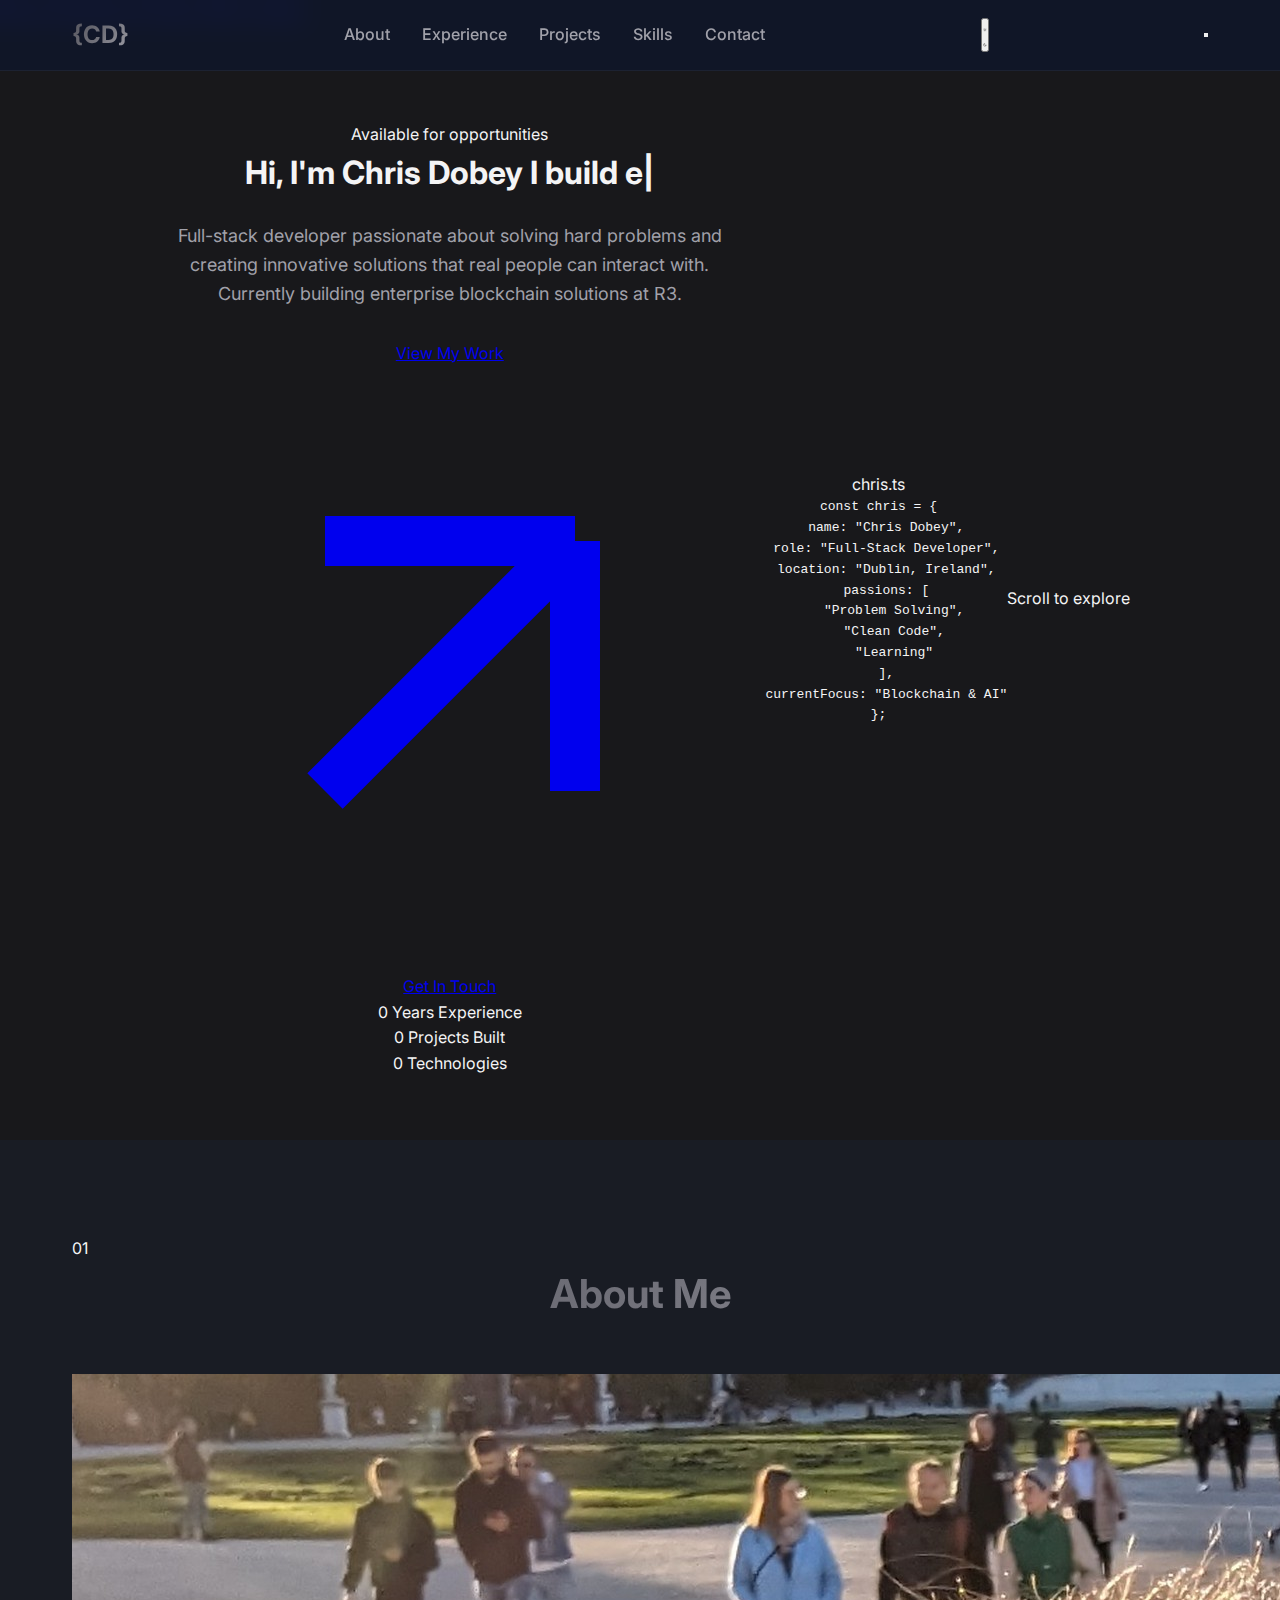
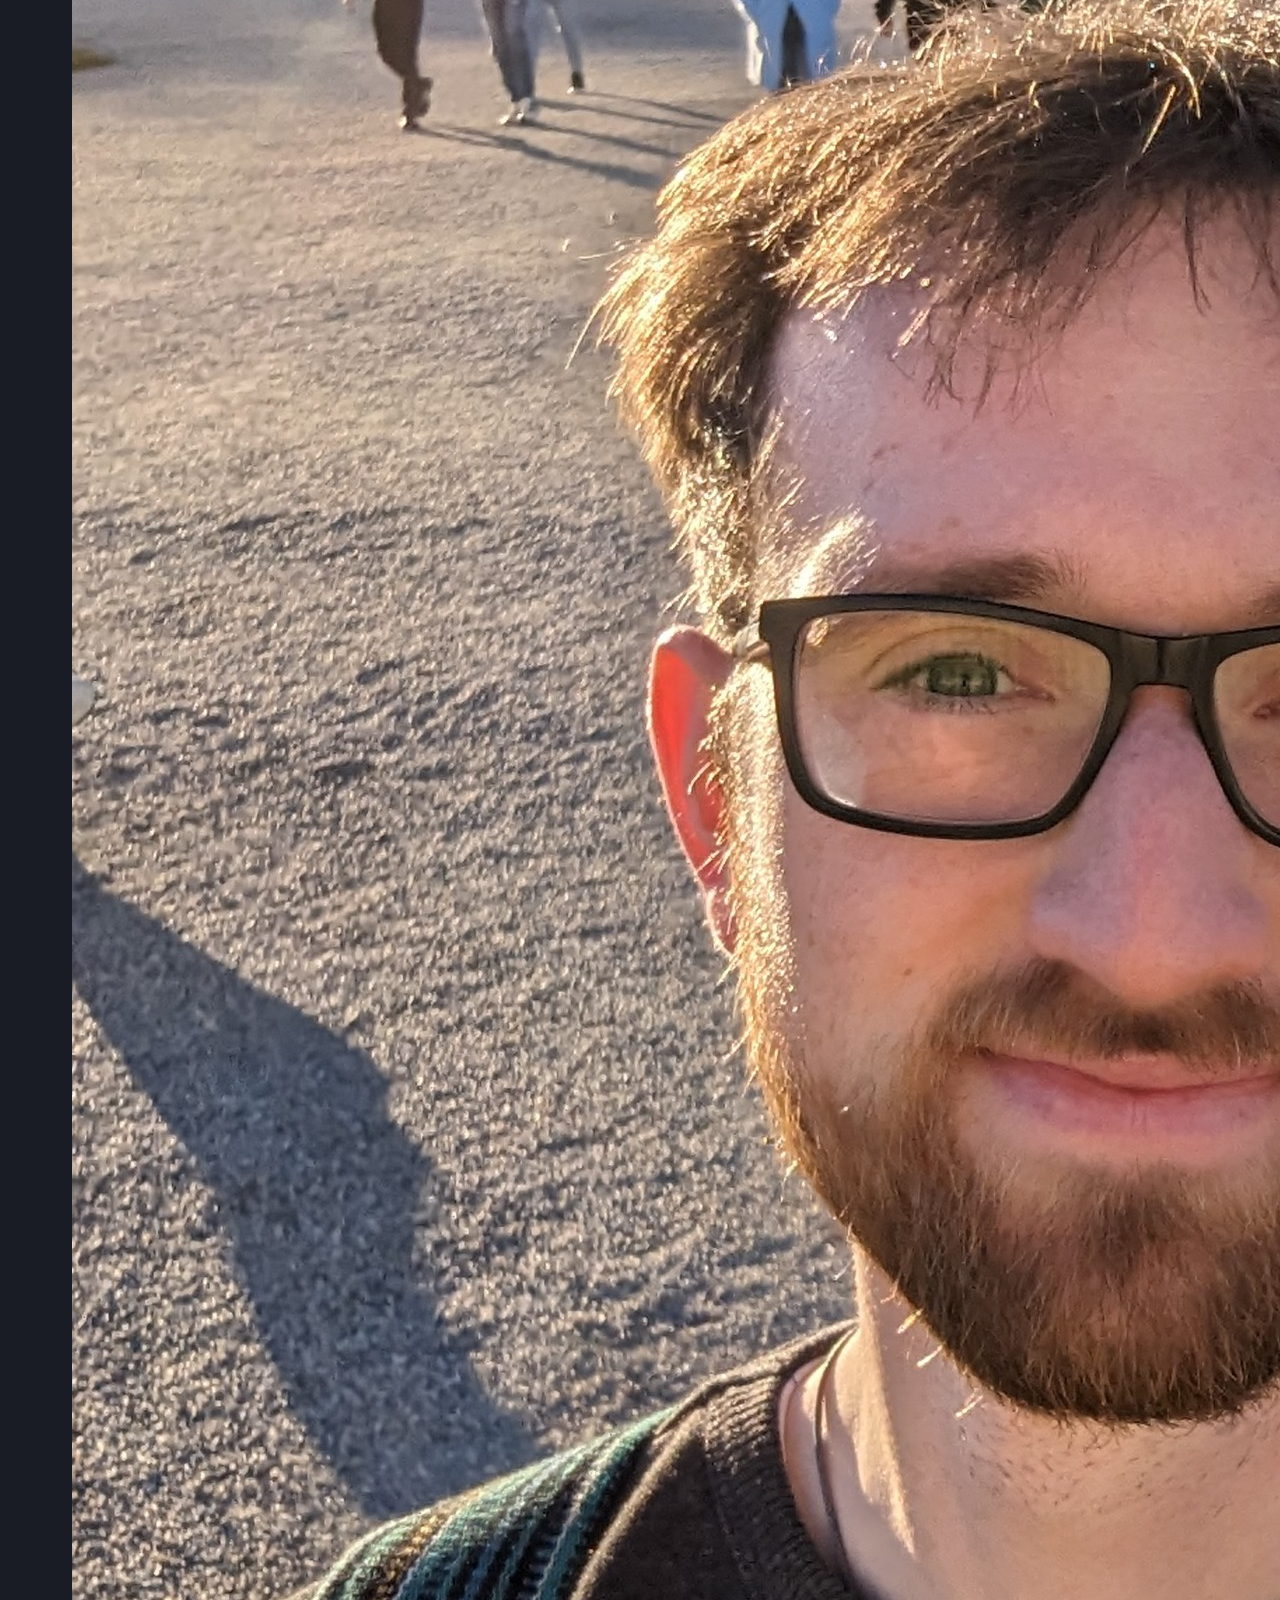
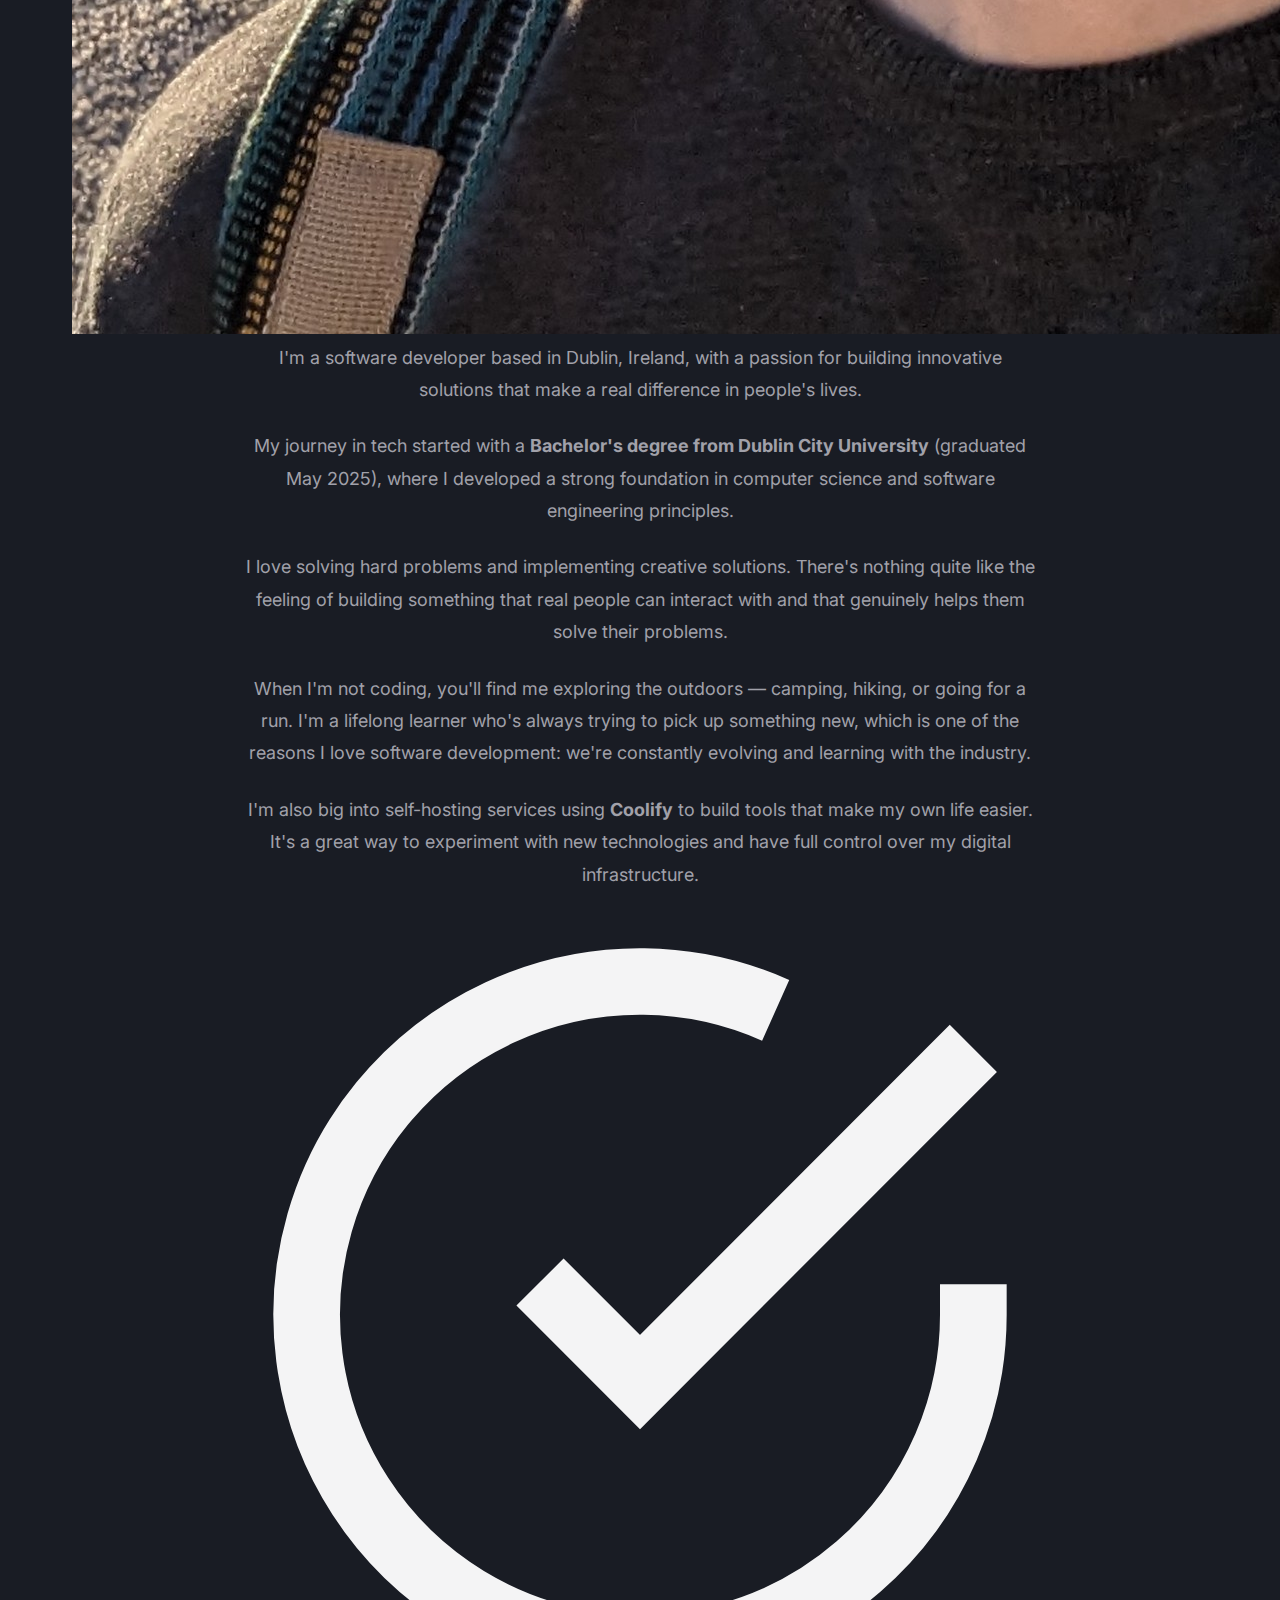
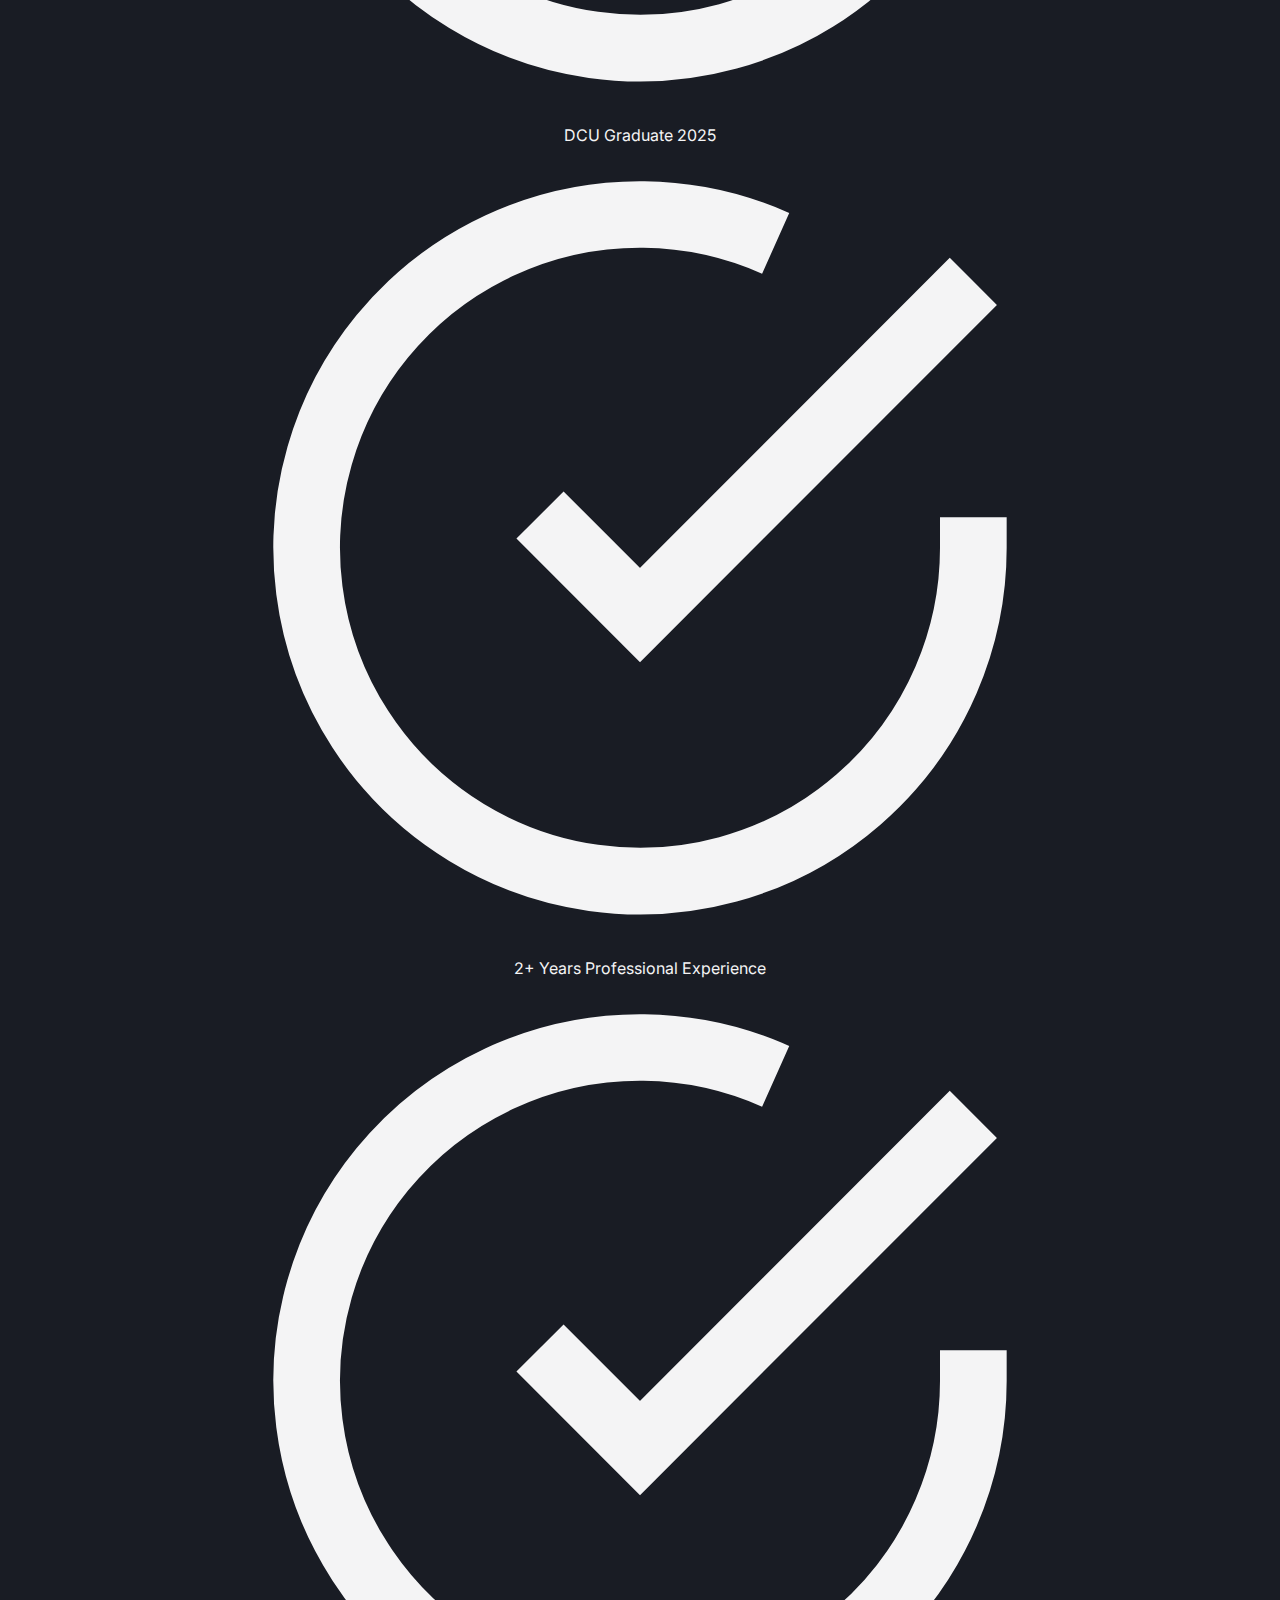
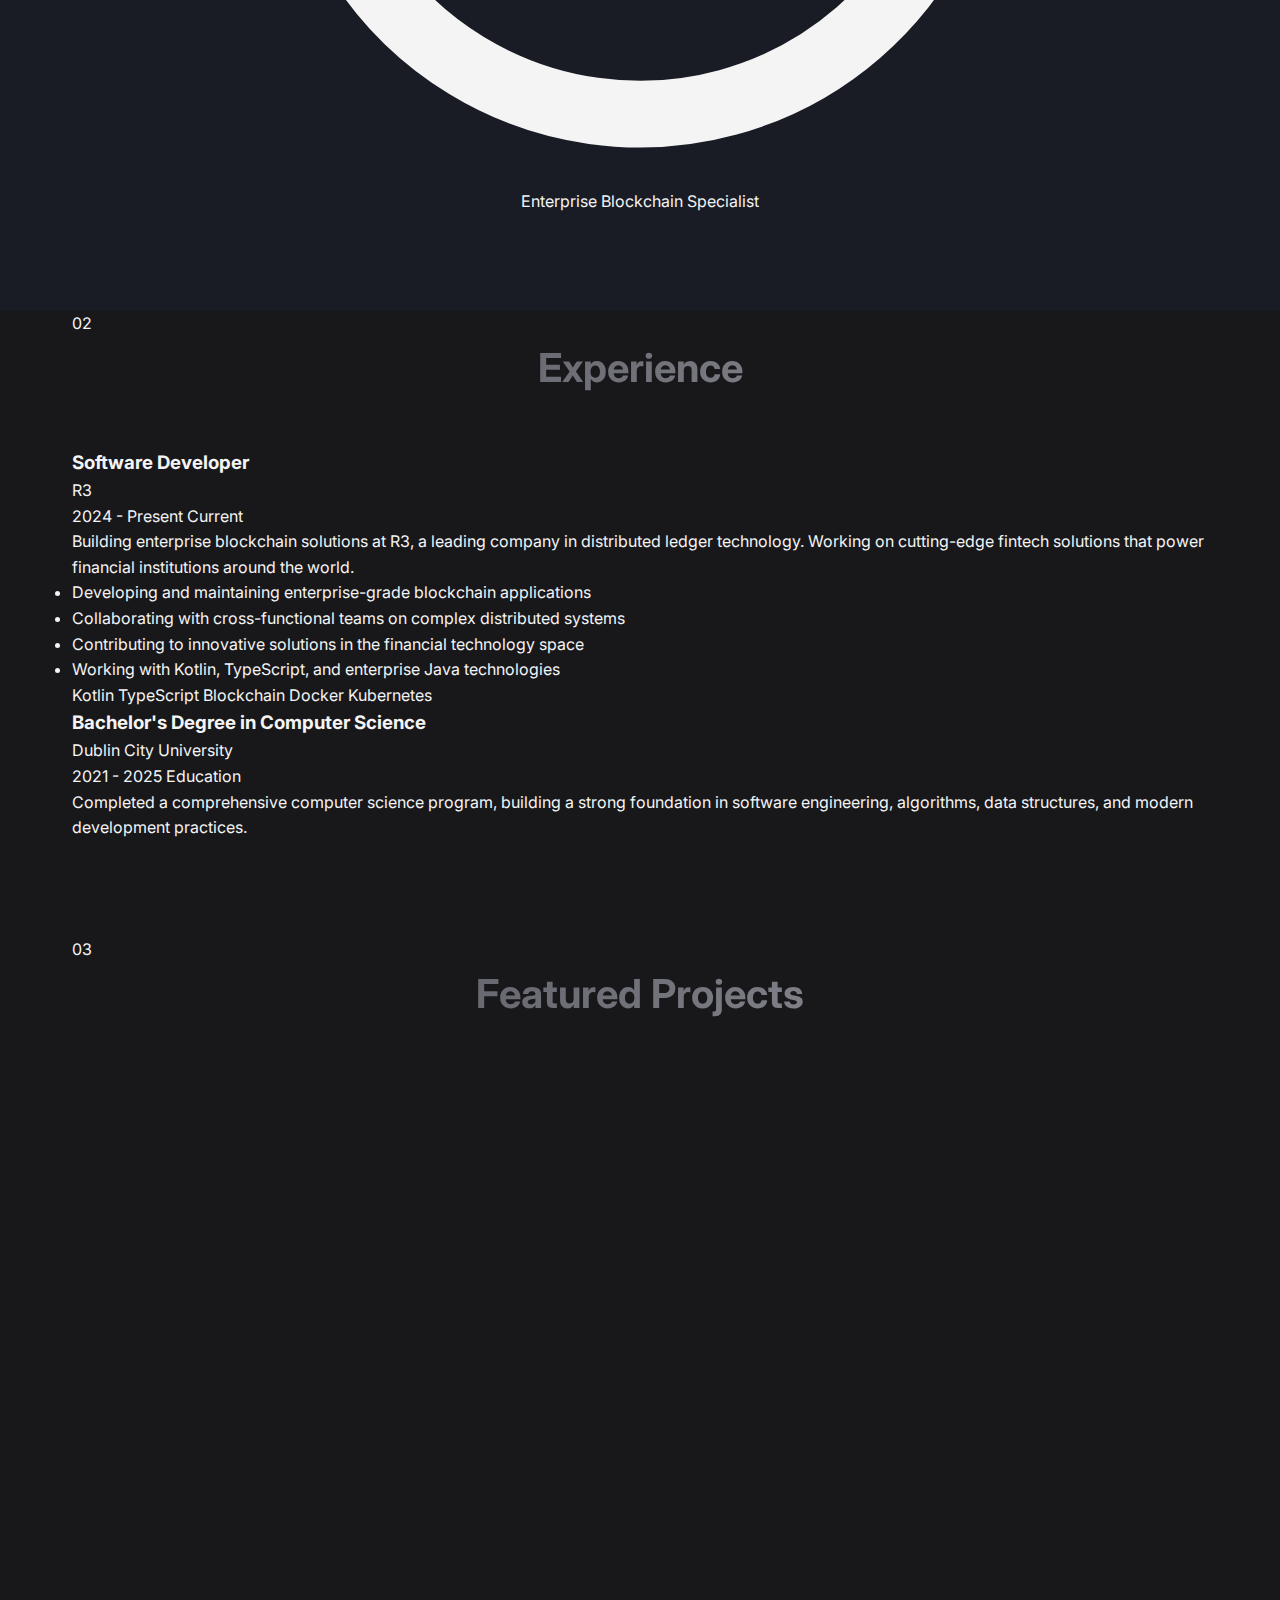
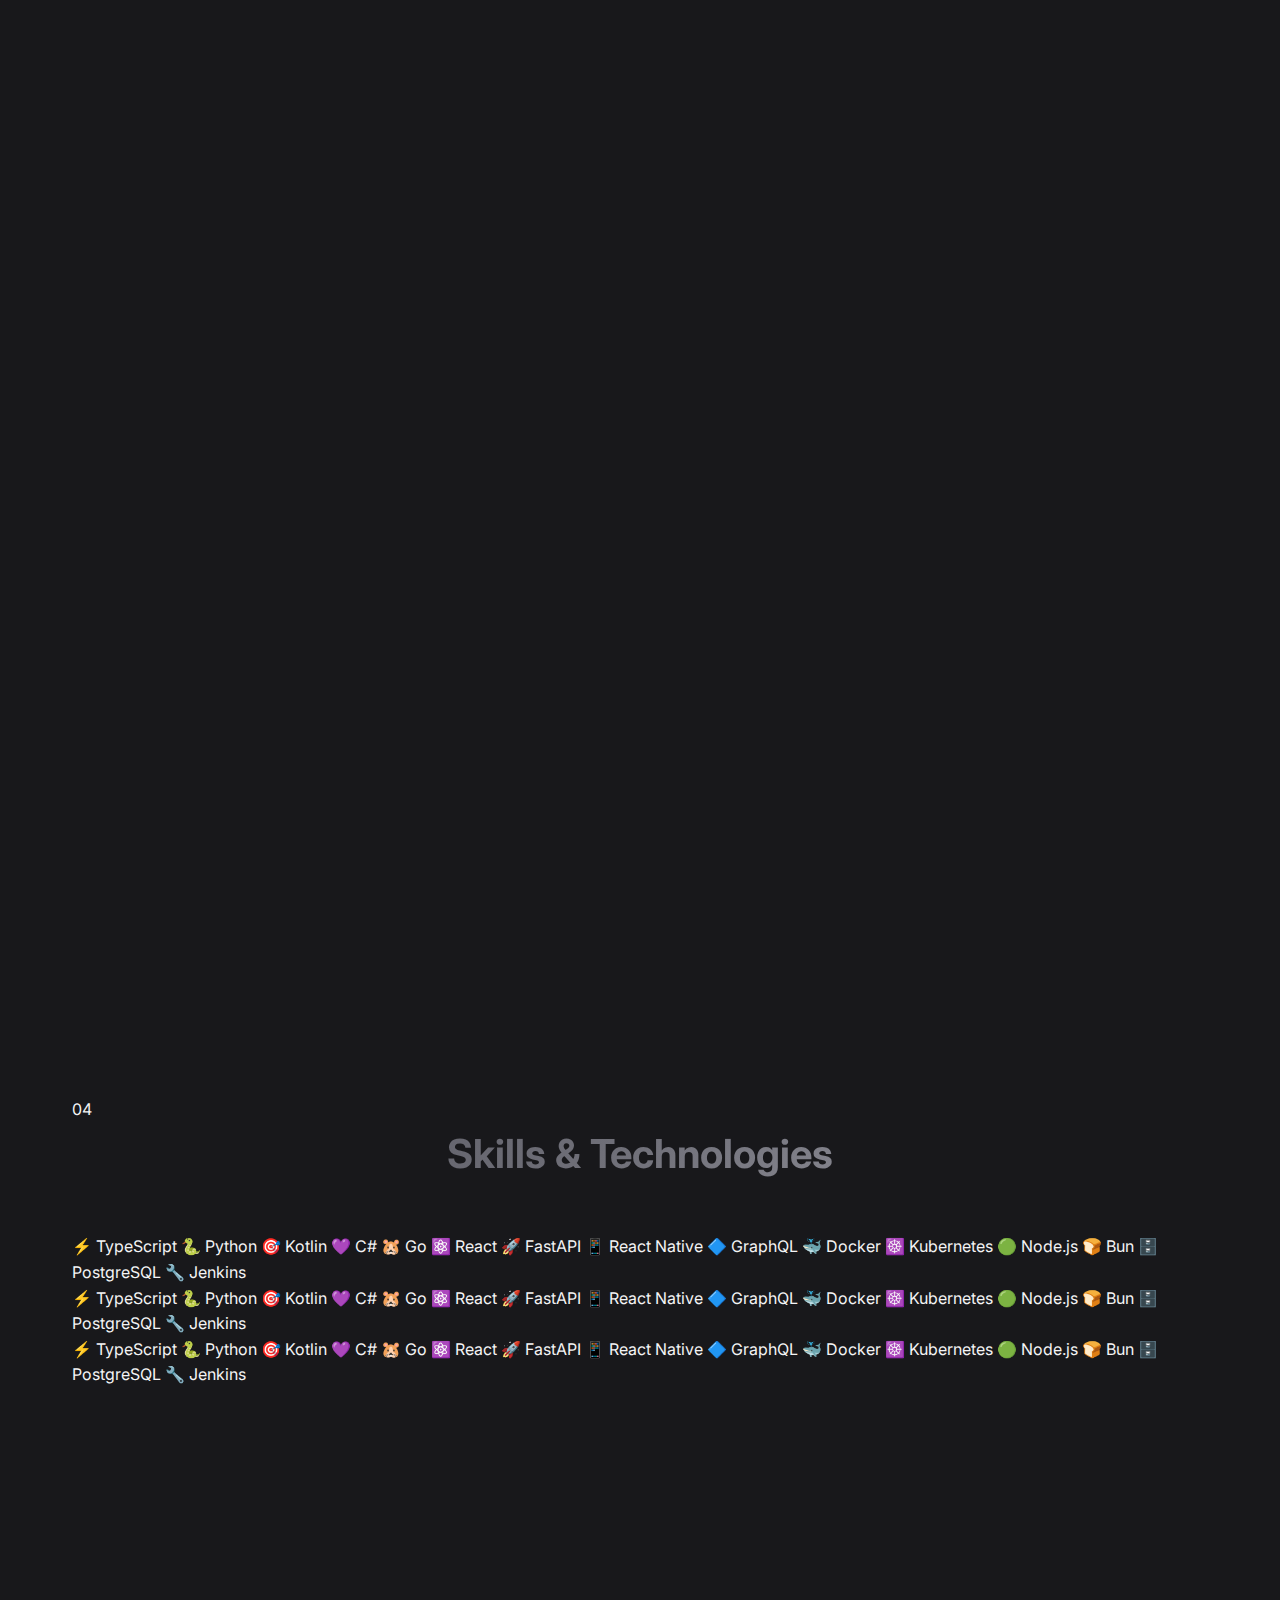
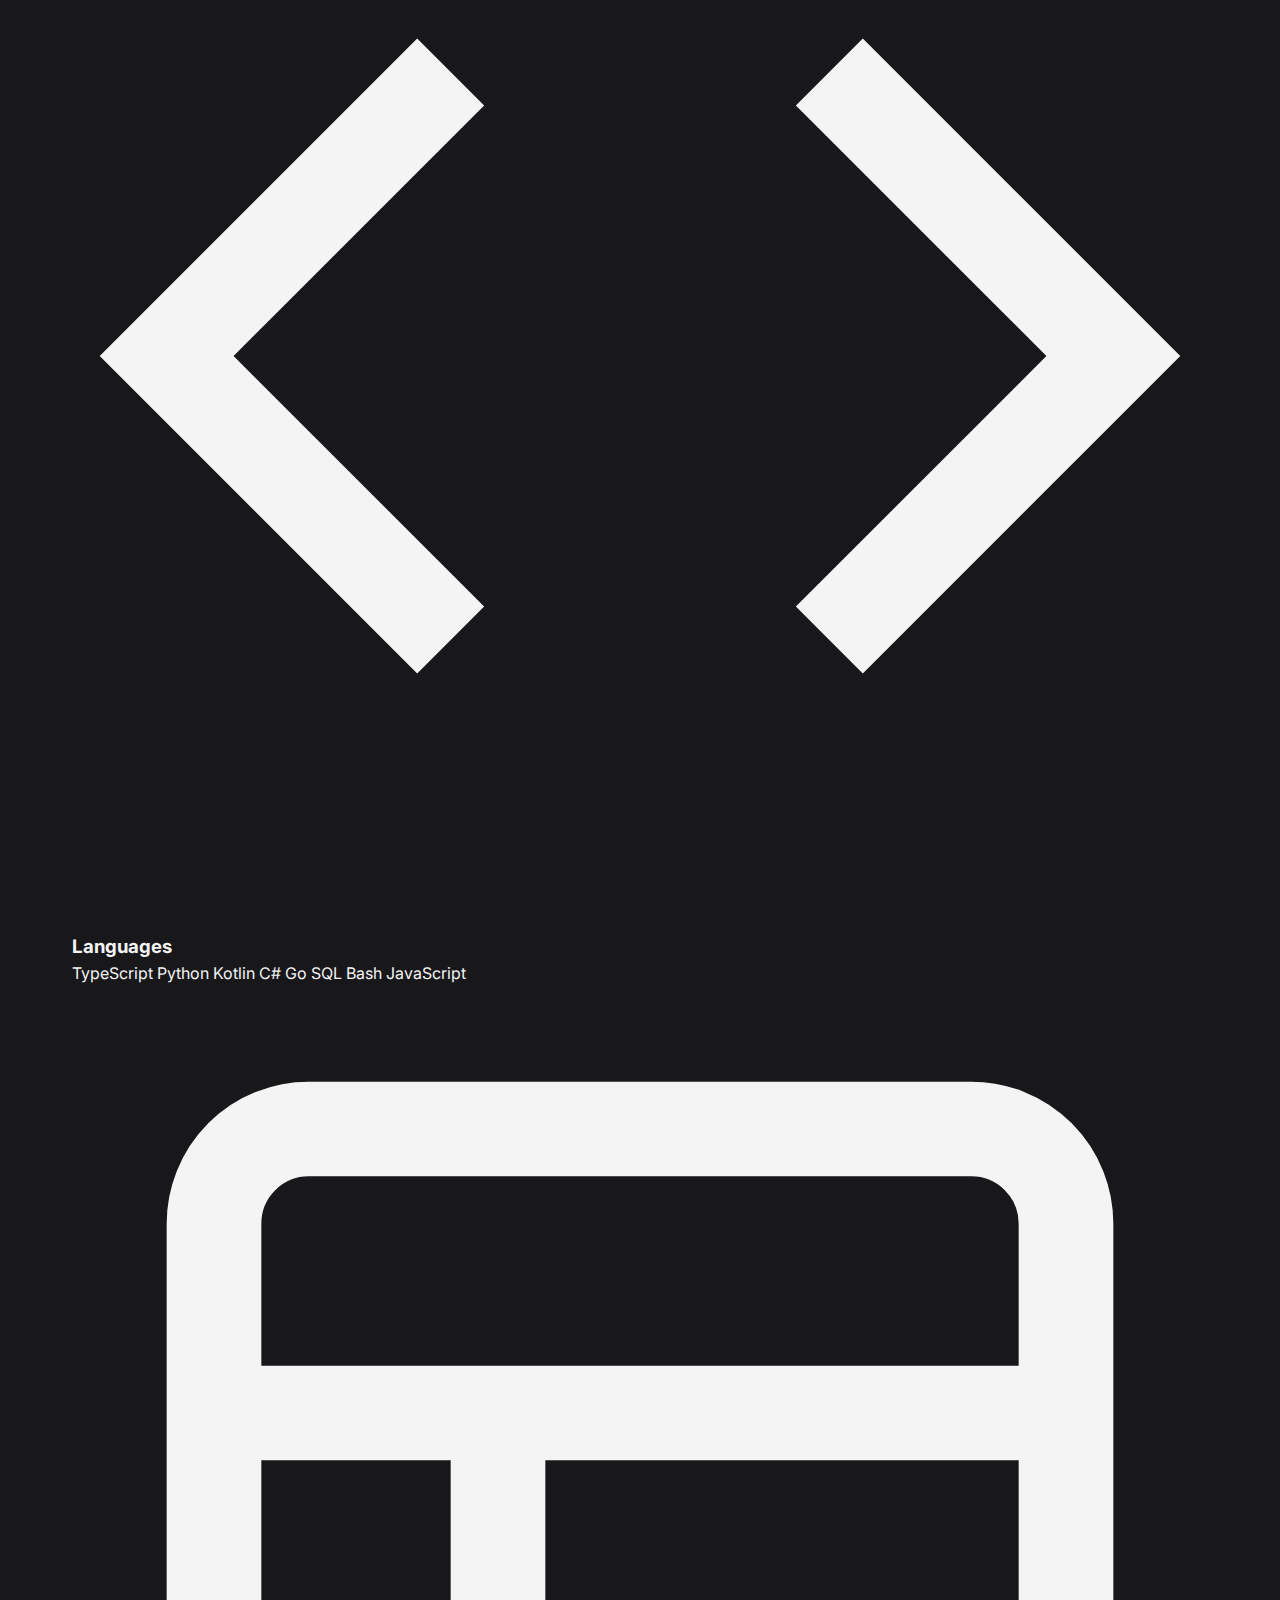
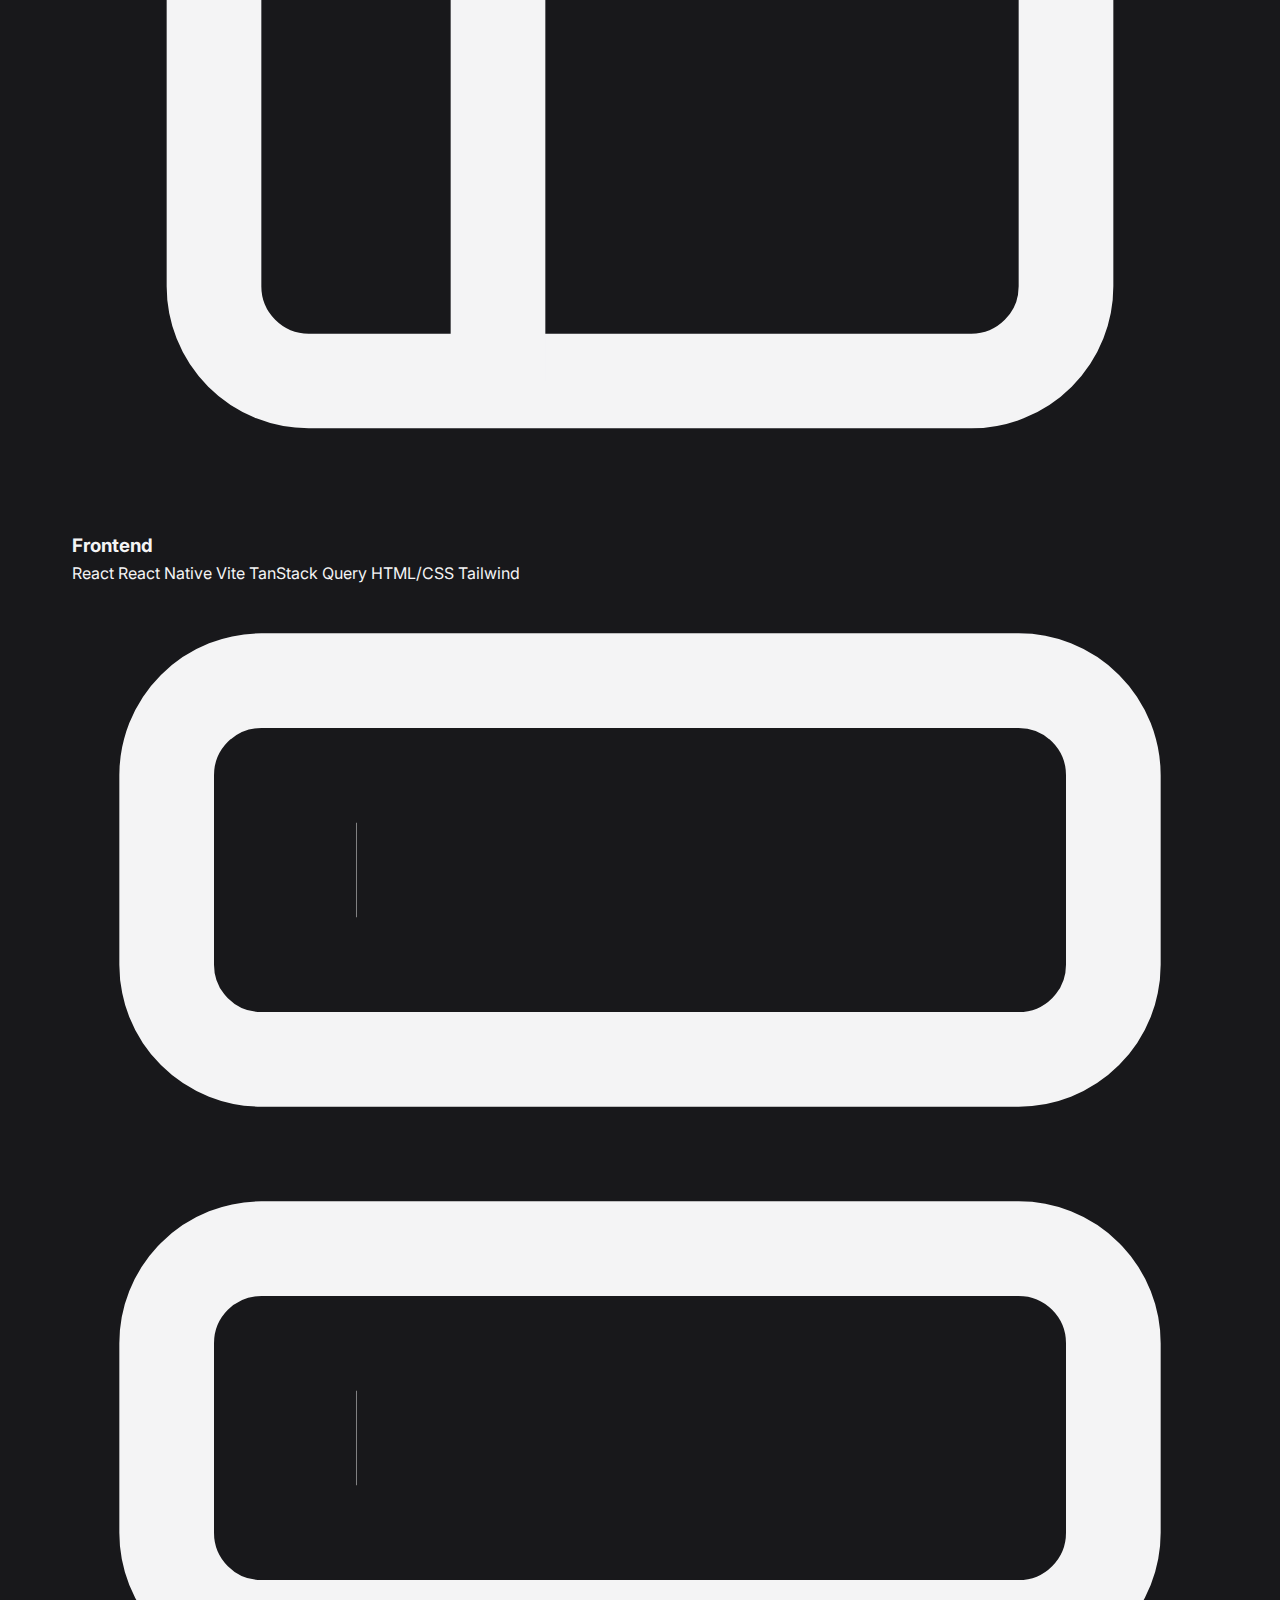
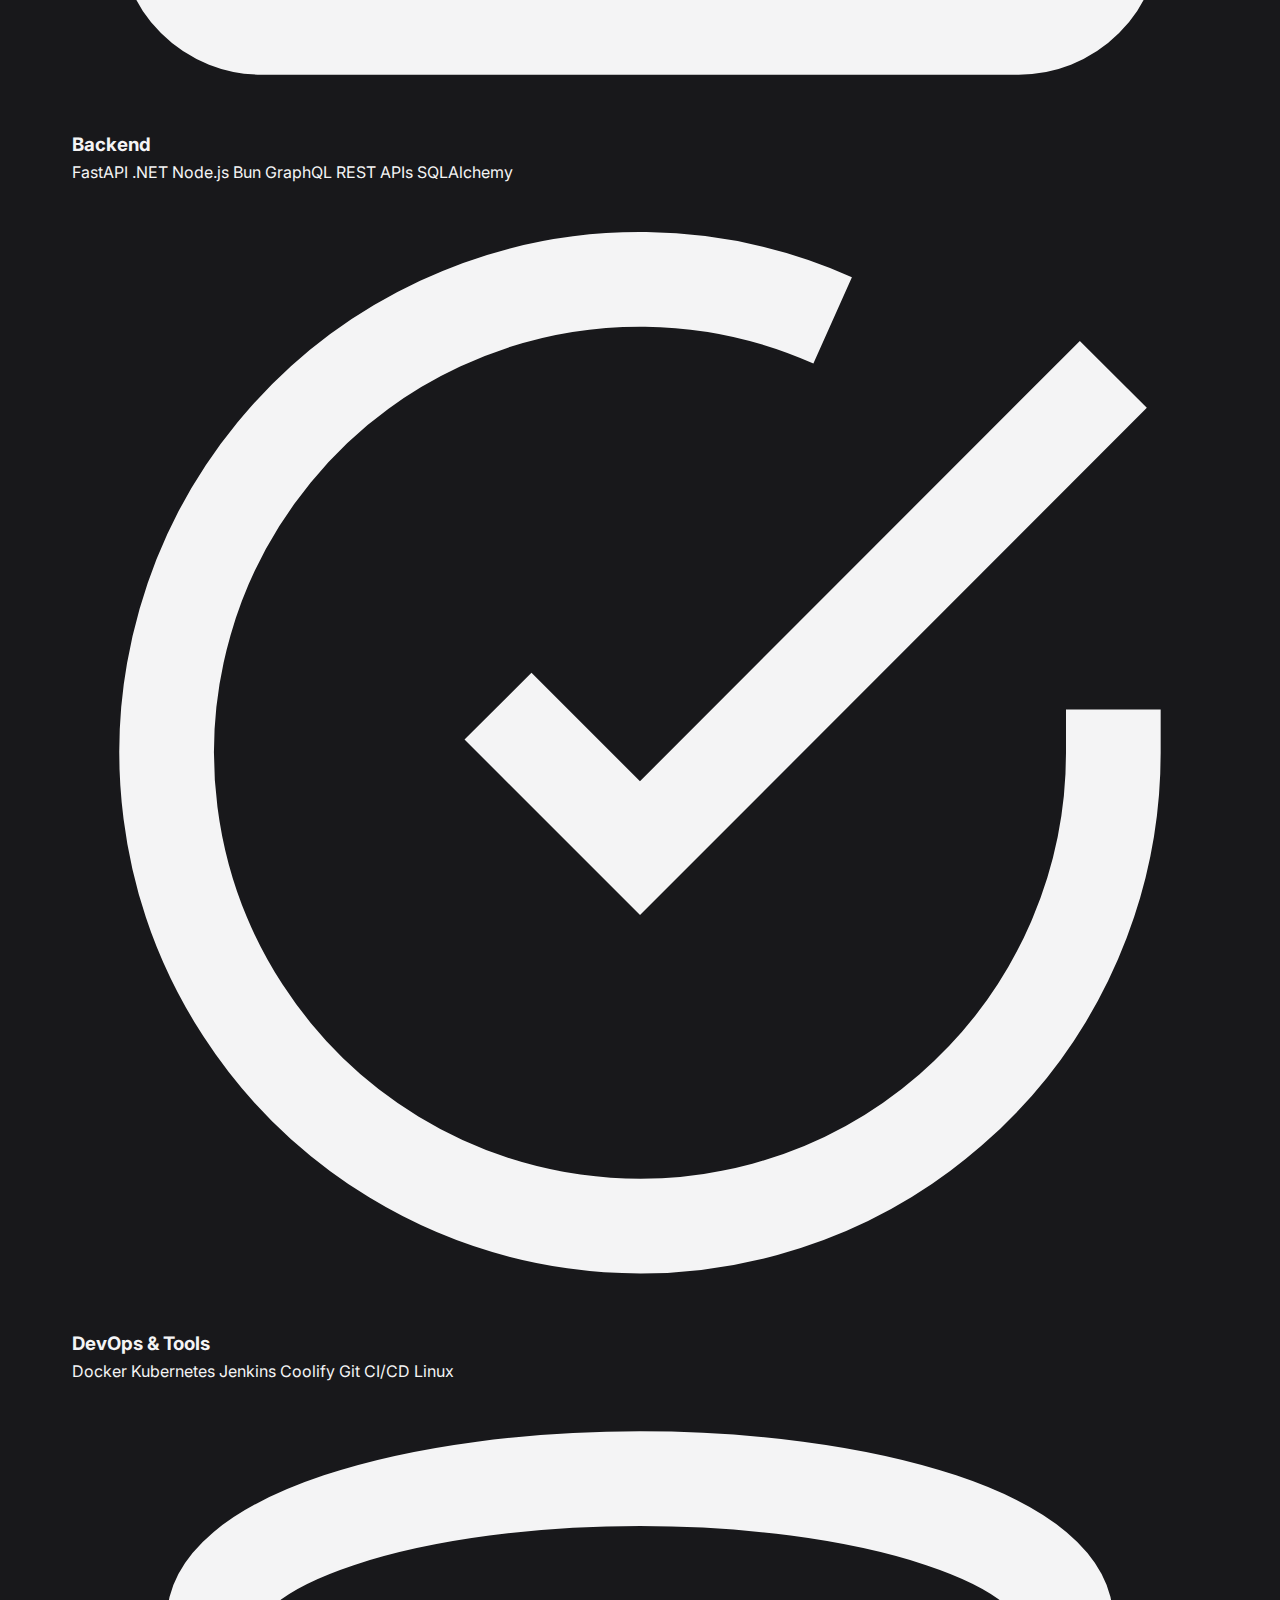
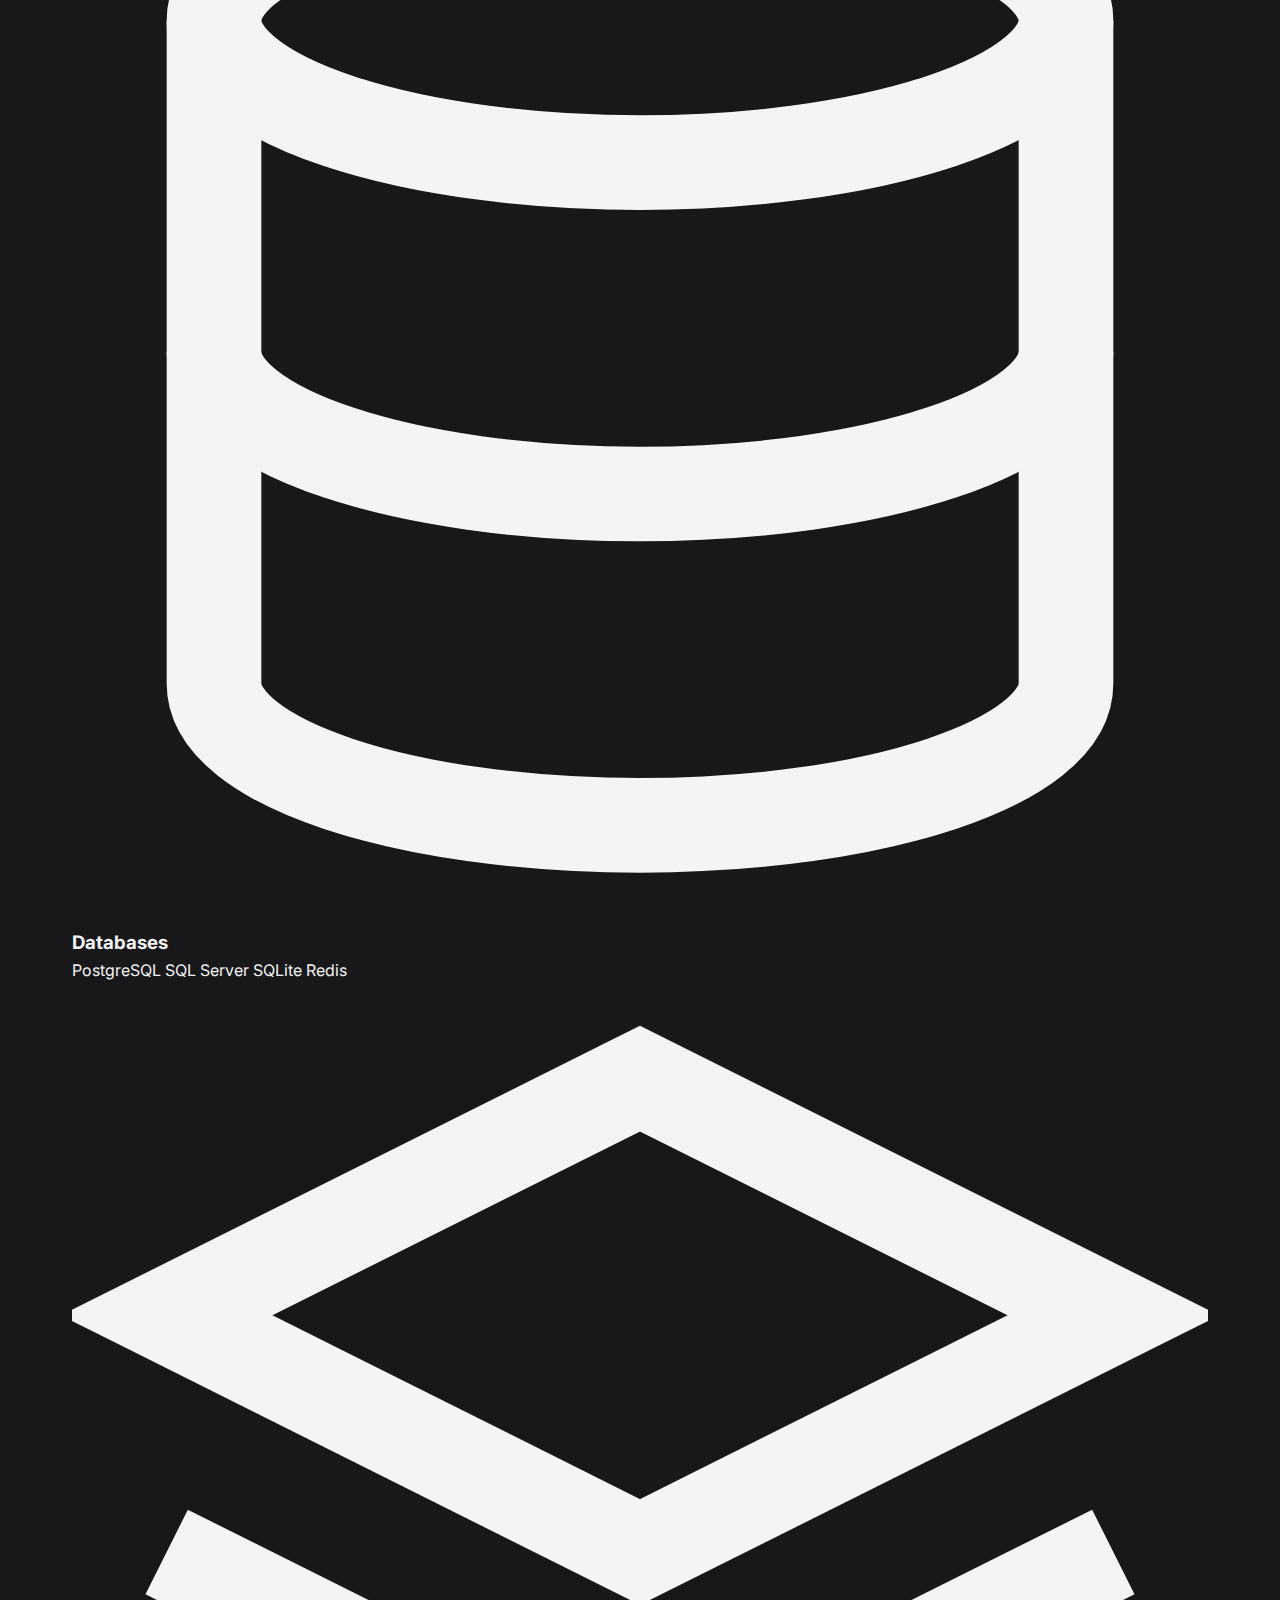
<file: index-old.html>
<!DOCTYPE html>
<html lang="en" data-theme="dark">
<head>
    <meta charset="UTF-8">
    <meta name="viewport" content="width=device-width, initial-scale=1.0">
    <title>Chris Dobey | Software Developer</title>
    <meta name="description" content="Full-Stack Developer specializing in blockchain, AI, and modern web applications">
    <link rel="icon" type="image/svg+xml" href="favicon.svg">
    <link rel="preconnect" href="https://fonts.googleapis.com">
    <link rel="preconnect" href="https://fonts.gstatic.com" crossorigin>
    <link href="https://fonts.googleapis.com/css2?family=JetBrains+Mono:wght@400;500;600&family=Inter:wght@300;400;500;600;700;800&display=swap" rel="stylesheet">
    <link rel="stylesheet" href="styles.css">
</head>
<body>
    <div class="cursor-glow"></div>
    <div class="noise-overlay"></div>
    
    <!-- Navigation -->
    <nav class="navbar">
        <div class="nav-content">
            <a href="#" class="logo">
                <span class="logo-bracket">{</span>CD<span class="logo-bracket">}</span>
            </a>
            <div class="nav-links">
                <a href="#about">About</a>
                <a href="#experience">Experience</a>
                <a href="#projects">Projects</a>
                <a href="#skills">Skills</a>
                <a href="#contact">Contact</a>
            </div>
            <button class="theme-toggle" id="themeToggle" aria-label="Toggle theme">
                <svg class="sun-icon" viewBox="0 0 24 24" fill="none" stroke="currentColor" stroke-width="2">
                    <circle cx="12" cy="12" r="5"></circle>
                    <path d="M12 1v2M12 21v2M4.22 4.22l1.42 1.42M18.36 18.36l1.42 1.42M1 12h2M21 12h2M4.22 19.78l1.42-1.42M18.36 5.64l1.42-1.42"></path>
                </svg>
                <svg class="moon-icon" viewBox="0 0 24 24" fill="none" stroke="currentColor" stroke-width="2">
                    <path d="M21 12.79A9 9 0 1 1 11.21 3 7 7 0 0 0 21 12.79z"></path>
                </svg>
            </button>
            <button class="mobile-menu-btn" id="mobileMenuBtn" aria-label="Toggle menu">
                <span></span>
                <span></span>
                <span></span>
            </button>
        </div>
    </nav>

    <!-- Mobile Menu -->
    <div class="mobile-menu" id="mobileMenu">
        <a href="#about">About</a>
        <a href="#experience">Experience</a>
        <a href="#projects">Projects</a>
        <a href="#skills">Skills</a>
        <a href="#contact">Contact</a>
    </div>

    <!-- Hero Section -->
    <header class="hero" id="hero">
        <div class="hero-content">
            <div class="hero-badge">
                <span class="status-dot"></span>
                Available for opportunities
            </div>
            <h1 class="hero-title">
                <span class="line line-1">Hi, I'm <span class="highlight">Chris Dobey</span></span>
                <span class="line line-2">I build <span class="typed-text" id="typedText"></span><span class="cursor">|</span></span>
            </h1>
            <p class="hero-description">
                Full-stack developer passionate about solving hard problems and creating 
                innovative solutions that real people can interact with. Currently building 
                enterprise blockchain solutions at <span class="company-highlight">R3</span>.
            </p>
            <div class="hero-cta">
                <a href="#projects" class="btn btn-primary">
                    <span>View My Work</span>
                    <svg viewBox="0 0 24 24" fill="none" stroke="currentColor" stroke-width="2">
                        <path d="M7 17L17 7M17 7H7M17 7V17"/>
                    </svg>
                </a>
                <a href="#contact" class="btn btn-secondary">Get In Touch</a>
            </div>
            <div class="hero-stats">
                <div class="stat">
                    <span class="stat-number" data-count="2">0</span>
                    <span class="stat-label">Years Experience</span>
                </div>
                <div class="stat">
                    <span class="stat-number" data-count="4">0</span>
                    <span class="stat-label">Projects Built</span>
                </div>
                <div class="stat">
                    <span class="stat-number" data-count="15">0</span>
                    <span class="stat-label">Technologies</span>
                </div>
            </div>
        </div>
        <div class="hero-visual">
            <div class="code-window">
                <div class="window-header">
                    <div class="window-dots">
                        <span class="dot red"></span>
                        <span class="dot yellow"></span>
                        <span class="dot green"></span>
                    </div>
                    <span class="window-title">chris.ts</span>
                </div>
                <pre class="code-content"><code><span class="keyword">const</span> <span class="variable">chris</span> = {
  <span class="property">name</span>: <span class="string">"Chris Dobey"</span>,
  <span class="property">role</span>: <span class="string">"Full-Stack Developer"</span>,
  <span class="property">location</span>: <span class="string">"Dublin, Ireland"</span>,
  <span class="property">passions</span>: [
    <span class="string">"Problem Solving"</span>,
    <span class="string">"Clean Code"</span>,
    <span class="string">"Learning"</span>
  ],
  <span class="property">currentFocus</span>: <span class="string">"Blockchain & AI"</span>
};</code></pre>
            </div>
        </div>
        <div class="scroll-indicator">
            <span>Scroll to explore</span>
            <div class="scroll-arrow"></div>
        </div>
    </header>

    <!-- About Section -->
    <section id="about" class="section about-section">
        <div class="container">
            <div class="section-header">
                <span class="section-number">01</span>
                <h2 class="section-title">About Me</h2>
                <div class="section-line"></div>
            </div>
            <div class="about-grid">
                <div class="about-image">
                    <div class="image-wrapper">
                        <img src="PXL_20231104_143129602~2.jpg" alt="Chris Dobey" loading="lazy">
                        <div class="image-border"></div>
                    </div>
                </div>
                <div class="about-content">
                    <p class="about-intro">
                        I'm a software developer based in Dublin, Ireland, with a passion for 
                        building innovative solutions that make a real difference in people's lives.
                    </p>
                    <p>
                        My journey in tech started with a <strong>Bachelor's degree from Dublin City University</strong> 
                        (graduated May 2025), where I developed a strong foundation in computer science 
                        and software engineering principles.
                    </p>
                    <p>
                        I love solving hard problems and implementing creative solutions. There's nothing 
                        quite like the feeling of building something that real people can interact with 
                        and that genuinely helps them solve their problems.
                    </p>
                    <p>
                        When I'm not coding, you'll find me exploring the outdoors — camping, hiking, 
                        or going for a run. I'm a lifelong learner who's always trying to pick up 
                        something new, which is one of the reasons I love software development: 
                        we're constantly evolving and learning with the industry.
                    </p>
                    <p>
                        I'm also big into self-hosting services using <strong>Coolify</strong> to build 
                        tools that make my own life easier. It's a great way to experiment with new 
                        technologies and have full control over my digital infrastructure.
                    </p>
                    <div class="about-highlights">
                        <div class="highlight-item">
                            <svg viewBox="0 0 24 24" fill="none" stroke="currentColor" stroke-width="2">
                                <path d="M22 11.08V12a10 10 0 1 1-5.93-9.14"/>
                                <polyline points="22 4 12 14.01 9 11.01"/>
                            </svg>
                            <span>DCU Graduate 2025</span>
                        </div>
                        <div class="highlight-item">
                            <svg viewBox="0 0 24 24" fill="none" stroke="currentColor" stroke-width="2">
                                <path d="M22 11.08V12a10 10 0 1 1-5.93-9.14"/>
                                <polyline points="22 4 12 14.01 9 11.01"/>
                            </svg>
                            <span>2+ Years Professional Experience</span>
                        </div>
                        <div class="highlight-item">
                            <svg viewBox="0 0 24 24" fill="none" stroke="currentColor" stroke-width="2">
                                <path d="M22 11.08V12a10 10 0 1 1-5.93-9.14"/>
                                <polyline points="22 4 12 14.01 9 11.01"/>
                            </svg>
                            <span>Enterprise Blockchain Specialist</span>
                        </div>
                    </div>
                </div>
            </div>
        </div>
    </section>

    <!-- Experience Section -->
    <section id="experience" class="section experience-section">
        <div class="container">
            <div class="section-header">
                <span class="section-number">02</span>
                <h2 class="section-title">Experience</h2>
                <div class="section-line"></div>
            </div>
            <div class="experience-content">
                <div class="timeline">
                    <div class="timeline-item">
                        <div class="timeline-marker">
                            <div class="marker-dot"></div>
                            <div class="marker-line"></div>
                        </div>
                        <div class="timeline-content">
                            <div class="experience-card">
                                <div class="experience-header">
                                    <div class="experience-info">
                                        <h3 class="experience-title">Software Developer</h3>
                                        <p class="experience-company">R3</p>
                                    </div>
                                    <div class="experience-meta">
                                        <span class="experience-date">2024 - Present</span>
                                        <span class="experience-badge current">Current</span>
                                    </div>
                                </div>
                                <p class="experience-description">
                                    Building enterprise blockchain solutions at R3, a leading company in 
                                    distributed ledger technology. Working on cutting-edge fintech solutions 
                                    that power financial institutions around the world.
                                </p>
                                <ul class="experience-highlights">
                                    <li>Developing and maintaining enterprise-grade blockchain applications</li>
                                    <li>Collaborating with cross-functional teams on complex distributed systems</li>
                                    <li>Contributing to innovative solutions in the financial technology space</li>
                                    <li>Working with Kotlin, TypeScript, and enterprise Java technologies</li>
                                </ul>
                                <div class="experience-tech">
                                    <span class="tech-tag">Kotlin</span>
                                    <span class="tech-tag">TypeScript</span>
                                    <span class="tech-tag">Blockchain</span>
                                    <span class="tech-tag">Docker</span>
                                    <span class="tech-tag">Kubernetes</span>
                                </div>
                            </div>
                        </div>
                    </div>
                    <div class="timeline-item">
                        <div class="timeline-marker">
                            <div class="marker-dot"></div>
                        </div>
                        <div class="timeline-content">
                            <div class="experience-card education">
                                <div class="experience-header">
                                    <div class="experience-info">
                                        <h3 class="experience-title">Bachelor's Degree in Computer Science</h3>
                                        <p class="experience-company">Dublin City University</p>
                                    </div>
                                    <div class="experience-meta">
                                        <span class="experience-date">2021 - 2025</span>
                                        <span class="experience-badge education-badge">Education</span>
                                    </div>
                                </div>
                                <p class="experience-description">
                                    Completed a comprehensive computer science program, building a strong 
                                    foundation in software engineering, algorithms, data structures, and 
                                    modern development practices.
                                </p>
                            </div>
                        </div>
                    </div>
                </div>
            </div>
        </div>
    </section>

    <!-- Projects Section -->
    <section id="projects" class="section projects-section">
        <div class="container">
            <div class="section-header">
                <span class="section-number">03</span>
                <h2 class="section-title">Featured Projects</h2>
                <div class="section-line"></div>
            </div>
            <div class="projects-grid">
                <!-- Project 1: Landmark Museum -->
                <article class="project-card featured">
                    <div class="project-image">
                        <div class="project-image-placeholder">
                            <span class="project-emoji">🏛️</span>
                        </div>
                        <div class="project-overlay">
                            <a href="https://landmark-museum.dobey.dev" target="_blank" rel="noopener noreferrer" class="project-link-icon" aria-label="View live site">
                                <svg viewBox="0 0 24 24" fill="none" stroke="currentColor" stroke-width="2">
                                    <path d="M18 13v6a2 2 0 0 1-2 2H5a2 2 0 0 1-2-2V8a2 2 0 0 1 2-2h6"/>
                                    <polyline points="15 3 21 3 21 9"/>
                                    <line x1="10" y1="14" x2="21" y2="3"/>
                                </svg>
                            </a>
                        </div>
                    </div>
                    <div class="project-content">
                        <div class="project-header">
                            <h3 class="project-title">Landmark Museum</h3>
                            <span class="project-type">AI / 3D Experience</span>
                        </div>
                        <p class="project-description">
                            An AI-powered 3D virtual museum that dynamically populates with 
                            information about landmarks from selected locations. An immersive 
                            way to explore and learn about world landmarks.
                        </p>
                        <div class="project-tech">
                            <span>OpenAI API</span>
                            <span>Google Search API</span>
                            <span>Three.js</span>
                            <span>JavaScript</span>
                        </div>
                        <a href="https://landmark-museum.dobey.dev" target="_blank" rel="noopener noreferrer" class="project-link">
                            View Project
                            <svg viewBox="0 0 24 24" fill="none" stroke="currentColor" stroke-width="2">
                                <path d="M7 17L17 7M17 7H7M17 7V17"/>
                            </svg>
                        </a>
                    </div>
                </article>

                <!-- Project 2: Legitify -->
                <article class="project-card">
                    <div class="project-image">
                        <div class="project-image-placeholder">
                            <span class="project-emoji">🔗</span>
                        </div>
                        <div class="project-overlay">
                            <a href="https://legitify.dobey.dev" target="_blank" rel="noopener noreferrer" class="project-link-icon" aria-label="View live site">
                                <svg viewBox="0 0 24 24" fill="none" stroke="currentColor" stroke-width="2">
                                    <path d="M18 13v6a2 2 0 0 1-2 2H5a2 2 0 0 1-2-2V8a2 2 0 0 1 2-2h6"/>
                                    <polyline points="15 3 21 3 21 9"/>
                                    <line x1="10" y1="14" x2="21" y2="3"/>
                                </svg>
                            </a>
                        </div>
                    </div>
                    <div class="project-content">
                        <div class="project-header">
                            <h3 class="project-title">Legitify</h3>
                            <span class="project-type">Blockchain</span>
                        </div>
                        <p class="project-description">
                            A blockchain-based credential verification system that ensures 
                            authenticity and trust in digital credentials through decentralized 
                            technology. Fighting credential fraud with Web3.
                        </p>
                        <div class="project-tech">
                            <span>Blockchain</span>
                            <span>Smart Contracts</span>
                            <span>TypeScript</span>
                            <span>React</span>
                        </div>
                        <a href="https://legitify.dobey.dev" target="_blank" rel="noopener noreferrer" class="project-link">
                            View Project
                            <svg viewBox="0 0 24 24" fill="none" stroke="currentColor" stroke-width="2">
                                <path d="M7 17L17 7M17 7H7M17 7V17"/>
                            </svg>
                        </a>
                    </div>
                </article>

                <!-- Project 3: Financial Planner -->
                <article class="project-card">
                    <div class="project-image">
                        <div class="project-image-placeholder">
                            <span class="project-emoji">💰</span>
                        </div>
                        <div class="project-overlay">
                            <a href="#" class="project-link-icon" aria-label="View live site">
                                <svg viewBox="0 0 24 24" fill="none" stroke="currentColor" stroke-width="2">
                                    <path d="M18 13v6a2 2 0 0 1-2 2H5a2 2 0 0 1-2-2V8a2 2 0 0 1 2-2h6"/>
                                    <polyline points="15 3 21 3 21 9"/>
                                    <line x1="10" y1="14" x2="21" y2="3"/>
                                </svg>
                            </a>
                        </div>
                    </div>
                    <div class="project-content">
                        <div class="project-header">
                            <h3 class="project-title">Financial Planner</h3>
                            <span class="project-type">Full-Stack App</span>
                        </div>
                        <p class="project-description">
                            A comprehensive budgeting and financial planning application that 
                            allows users to plan income and expenditure for better cash flow 
                            forecasting. Take control of your finances.
                        </p>
                        <div class="project-tech">
                            <span>Python</span>
                            <span>FastAPI</span>
                            <span>PostgreSQL</span>
                            <span>React</span>
                            <span>TanStack Query</span>
                        </div>
                        <a href="#" class="project-link">
                            View Project
                            <svg viewBox="0 0 24 24" fill="none" stroke="currentColor" stroke-width="2">
                                <path d="M7 17L17 7M17 7H7M17 7V17"/>
                            </svg>
                        </a>
                    </div>
                </article>

                <!-- Project 4: Todo App -->
                <article class="project-card">
                    <div class="project-image">
                        <div class="project-image-placeholder">
                            <span class="project-emoji">✅</span>
                        </div>
                        <div class="project-overlay">
                            <a href="https://todo.dobey.dev" target="_blank" rel="noopener noreferrer" class="project-link-icon" aria-label="View live site">
                                <svg viewBox="0 0 24 24" fill="none" stroke="currentColor" stroke-width="2">
                                    <path d="M18 13v6a2 2 0 0 1-2 2H5a2 2 0 0 1-2-2V8a2 2 0 0 1 2-2h6"/>
                                    <polyline points="15 3 21 3 21 9"/>
                                    <line x1="10" y1="14" x2="21" y2="3"/>
                                </svg>
                            </a>
                        </div>
                    </div>
                    <div class="project-content">
                        <div class="project-header">
                            <h3 class="project-title">Enterprise Todo App</h3>
                            <span class="project-type">Full-Stack</span>
                        </div>
                        <p class="project-description">
                            A full-stack todo application with React frontend connected to 
                            a .NET backend through a GraphQL BFF. Built with Nx monorepo 
                            architecture for scalable enterprise-grade development.
                        </p>
                        <div class="project-tech">
                            <span>.NET</span>
                            <span>GraphQL</span>
                            <span>React</span>
                            <span>Nx Monorepo</span>
                        </div>
                        <a href="https://todo.dobey.dev" target="_blank" rel="noopener noreferrer" class="project-link">
                            View Project
                            <svg viewBox="0 0 24 24" fill="none" stroke="currentColor" stroke-width="2">
                                <path d="M7 17L17 7M17 7H7M17 7V17"/>
                            </svg>
                        </a>
                    </div>
                </article>
            </div>
        </div>
    </section>

    <!-- Skills Section -->
    <section id="skills" class="section skills-section">
        <div class="container">
            <div class="section-header">
                <span class="section-number">04</span>
                <h2 class="section-title">Skills & Technologies</h2>
                <div class="section-line"></div>
            </div>
            
            <!-- Scrolling Tech Stack -->
            <div class="tech-marquee">
                <div class="marquee-content">
                    <span class="marquee-item"><span class="marquee-icon">⚡</span> TypeScript</span>
                    <span class="marquee-item"><span class="marquee-icon">🐍</span> Python</span>
                    <span class="marquee-item"><span class="marquee-icon">🎯</span> Kotlin</span>
                    <span class="marquee-item"><span class="marquee-icon">💜</span> C#</span>
                    <span class="marquee-item"><span class="marquee-icon">🐹</span> Go</span>
                    <span class="marquee-item"><span class="marquee-icon">⚛️</span> React</span>
                    <span class="marquee-item"><span class="marquee-icon">🚀</span> FastAPI</span>
                    <span class="marquee-item"><span class="marquee-icon">📱</span> React Native</span>
                    <span class="marquee-item"><span class="marquee-icon">🔷</span> GraphQL</span>
                    <span class="marquee-item"><span class="marquee-icon">🐳</span> Docker</span>
                    <span class="marquee-item"><span class="marquee-icon">☸️</span> Kubernetes</span>
                    <span class="marquee-item"><span class="marquee-icon">🟢</span> Node.js</span>
                    <span class="marquee-item"><span class="marquee-icon">🍞</span> Bun</span>
                    <span class="marquee-item"><span class="marquee-icon">🗄️</span> PostgreSQL</span>
                    <span class="marquee-item"><span class="marquee-icon">🔧</span> Jenkins</span>
                </div>
                <div class="marquee-content" aria-hidden="true">
                    <span class="marquee-item"><span class="marquee-icon">⚡</span> TypeScript</span>
                    <span class="marquee-item"><span class="marquee-icon">🐍</span> Python</span>
                    <span class="marquee-item"><span class="marquee-icon">🎯</span> Kotlin</span>
                    <span class="marquee-item"><span class="marquee-icon">💜</span> C#</span>
                    <span class="marquee-item"><span class="marquee-icon">🐹</span> Go</span>
                    <span class="marquee-item"><span class="marquee-icon">⚛️</span> React</span>
                    <span class="marquee-item"><span class="marquee-icon">🚀</span> FastAPI</span>
                    <span class="marquee-item"><span class="marquee-icon">📱</span> React Native</span>
                    <span class="marquee-item"><span class="marquee-icon">🔷</span> GraphQL</span>
                    <span class="marquee-item"><span class="marquee-icon">🐳</span> Docker</span>
                    <span class="marquee-item"><span class="marquee-icon">☸️</span> Kubernetes</span>
                    <span class="marquee-item"><span class="marquee-icon">🟢</span> Node.js</span>
                    <span class="marquee-item"><span class="marquee-icon">🍞</span> Bun</span>
                    <span class="marquee-item"><span class="marquee-icon">🗄️</span> PostgreSQL</span>
                    <span class="marquee-item"><span class="marquee-icon">🔧</span> Jenkins</span>
                </div>
            </div>

            <div class="skills-grid">
                <div class="skill-category">
                    <div class="category-header">
                        <div class="category-icon">
                            <svg viewBox="0 0 24 24" fill="none" stroke="currentColor" stroke-width="2">
                                <polyline points="16 18 22 12 16 6"/>
                                <polyline points="8 6 2 12 8 18"/>
                            </svg>
                        </div>
                        <h3>Languages</h3>
                    </div>
                    <div class="skill-tags">
                        <span class="skill-tag">TypeScript</span>
                        <span class="skill-tag">Python</span>
                        <span class="skill-tag">Kotlin</span>
                        <span class="skill-tag">C#</span>
                        <span class="skill-tag">Go</span>
                        <span class="skill-tag">SQL</span>
                        <span class="skill-tag">Bash</span>
                        <span class="skill-tag">JavaScript</span>
                    </div>
                </div>

                <div class="skill-category">
                    <div class="category-header">
                        <div class="category-icon">
                            <svg viewBox="0 0 24 24" fill="none" stroke="currentColor" stroke-width="2">
                                <rect x="3" y="3" width="18" height="18" rx="2" ry="2"/>
                                <line x1="3" y1="9" x2="21" y2="9"/>
                                <line x1="9" y1="21" x2="9" y2="9"/>
                            </svg>
                        </div>
                        <h3>Frontend</h3>
                    </div>
                    <div class="skill-tags">
                        <span class="skill-tag">React</span>
                        <span class="skill-tag">React Native</span>
                        <span class="skill-tag">Vite</span>
                        <span class="skill-tag">TanStack Query</span>
                        <span class="skill-tag">HTML/CSS</span>
                        <span class="skill-tag">Tailwind</span>
                    </div>
                </div>

                <div class="skill-category">
                    <div class="category-header">
                        <div class="category-icon">
                            <svg viewBox="0 0 24 24" fill="none" stroke="currentColor" stroke-width="2">
                                <rect x="2" y="2" width="20" height="8" rx="2" ry="2"/>
                                <rect x="2" y="14" width="20" height="8" rx="2" ry="2"/>
                                <line x1="6" y1="6" x2="6.01" y2="6"/>
                                <line x1="6" y1="18" x2="6.01" y2="18"/>
                            </svg>
                        </div>
                        <h3>Backend</h3>
                    </div>
                    <div class="skill-tags">
                        <span class="skill-tag">FastAPI</span>
                        <span class="skill-tag">.NET</span>
                        <span class="skill-tag">Node.js</span>
                        <span class="skill-tag">Bun</span>
                        <span class="skill-tag">GraphQL</span>
                        <span class="skill-tag">REST APIs</span>
                        <span class="skill-tag">SQLAlchemy</span>
                    </div>
                </div>

                <div class="skill-category">
                    <div class="category-header">
                        <div class="category-icon">
                            <svg viewBox="0 0 24 24" fill="none" stroke="currentColor" stroke-width="2">
                                <path d="M22 11.08V12a10 10 0 1 1-5.93-9.14"/>
                                <polyline points="22 4 12 14.01 9 11.01"/>
                            </svg>
                        </div>
                        <h3>DevOps & Tools</h3>
                    </div>
                    <div class="skill-tags">
                        <span class="skill-tag">Docker</span>
                        <span class="skill-tag">Kubernetes</span>
                        <span class="skill-tag">Jenkins</span>
                        <span class="skill-tag">Coolify</span>
                        <span class="skill-tag">Git</span>
                        <span class="skill-tag">CI/CD</span>
                        <span class="skill-tag">Linux</span>
                    </div>
                </div>

                <div class="skill-category">
                    <div class="category-header">
                        <div class="category-icon">
                            <svg viewBox="0 0 24 24" fill="none" stroke="currentColor" stroke-width="2">
                                <ellipse cx="12" cy="5" rx="9" ry="3"/>
                                <path d="M21 12c0 1.66-4 3-9 3s-9-1.34-9-3"/>
                                <path d="M3 5v14c0 1.66 4 3 9 3s9-1.34 9-3V5"/>
                            </svg>
                        </div>
                        <h3>Databases</h3>
                    </div>
                    <div class="skill-tags">
                        <span class="skill-tag">PostgreSQL</span>
                        <span class="skill-tag">SQL Server</span>
                        <span class="skill-tag">SQLite</span>
                        <span class="skill-tag">Redis</span>
                    </div>
                </div>

                <div class="skill-category">
                    <div class="category-header">
                        <div class="category-icon">
                            <svg viewBox="0 0 24 24" fill="none" stroke="currentColor" stroke-width="2">
                                <path d="M12 2L2 7l10 5 10-5-10-5z"/>
                                <path d="M2 17l10 5 10-5"/>
                                <path d="M2 12l10 5 10-5"/>
                            </svg>
                        </div>
                        <h3>Specializations</h3>
                    </div>
                    <div class="skill-tags">
                        <span class="skill-tag">Blockchain</span>
                        <span class="skill-tag">AI/ML</span>
                        <span class="skill-tag">OpenAI API</span>
                        <span class="skill-tag">Distributed Systems</span>
                        <span class="skill-tag">Self-Hosting</span>
                    </div>
                </div>
            </div>
        </div>
    </section>

    <!-- Contact Section -->
    <section id="contact" class="section contact-section">
        <div class="container">
            <div class="section-header">
                <span class="section-number">05</span>
                <h2 class="section-title">Get In Touch</h2>
                <div class="section-line"></div>
            </div>
            <div class="contact-content">
                <div class="contact-text">
                    <p class="contact-intro">
                        Have a project in mind or just want to chat? I'm always open to 
                        discussing new opportunities, interesting ideas, or just connecting 
                        with fellow developers.
                    </p>
                    <p class="contact-cta">
                        Whether you want to collaborate on something cool, have a question, 
                        or just want to say hi — my inbox is always open!
                    </p>
                </div>
                <div class="contact-card">
                    <a href="mailto:dobey.christopher@gmail.com" class="contact-link primary">
                        <div class="contact-link-icon">
                            <svg viewBox="0 0 24 24" fill="none" stroke="currentColor" stroke-width="2">
                                <path d="M4 4h16c1.1 0 2 .9 2 2v12c0 1.1-.9 2-2 2H4c-1.1 0-2-.9-2-2V6c0-1.1.9-2 2-2z"/>
                                <polyline points="22,6 12,13 2,6"/>
                            </svg>
                        </div>
                        <div class="contact-link-content">
                            <span class="contact-link-label">Email</span>
                            <span class="contact-link-value">dobey.christopher@gmail.com</span>
                        </div>
                        <svg class="contact-arrow" viewBox="0 0 24 24" fill="none" stroke="currentColor" stroke-width="2">
                            <path d="M7 17L17 7M17 7H7M17 7V17"/>
                        </svg>
                    </a>
                    <a href="https://github.com/cdobey" target="_blank" rel="noopener noreferrer" class="contact-link">
                        <div class="contact-link-icon">
                            <svg viewBox="0 0 24 24" fill="currentColor">
                                <path d="M12 0c-6.626 0-12 5.373-12 12 0 5.302 3.438 9.8 8.207 11.387.599.111.793-.261.793-.577v-2.234c-3.338.726-4.033-1.416-4.033-1.416-.546-1.387-1.333-1.756-1.333-1.756-1.089-.745.083-.729.083-.729 1.205.084 1.839 1.237 1.839 1.237 1.07 1.834 2.807 1.304 3.492.997.107-.775.418-1.305.762-1.604-2.665-.305-5.467-1.334-5.467-5.931 0-1.311.469-2.381 1.236-3.221-.124-.303-.535-1.524.117-3.176 0 0 1.008-.322 3.301 1.23.957-.266 1.983-.399 3.003-.404 1.02.005 2.047.138 3.006.404 2.291-1.552 3.297-1.23 3.297-1.23.653 1.653.242 2.874.118 3.176.77.84 1.235 1.911 1.235 3.221 0 4.609-2.807 5.624-5.479 5.921.43.372.823 1.102.823 2.222v3.293c0 .319.192.694.801.576 4.765-1.589 8.199-6.086 8.199-11.386 0-6.627-5.373-12-12-12z"/>
                            </svg>
                        </div>
                        <div class="contact-link-content">
                            <span class="contact-link-label">GitHub</span>
                            <span class="contact-link-value">@cdobey</span>
                        </div>
                        <svg class="contact-arrow" viewBox="0 0 24 24" fill="none" stroke="currentColor" stroke-width="2">
                            <path d="M7 17L17 7M17 7H7M17 7V17"/>
                        </svg>
                    </a>
                    <a href="https://www.linkedin.com/in/christopherdobey" target="_blank" rel="noopener noreferrer" class="contact-link">
                        <div class="contact-link-icon">
                            <svg viewBox="0 0 24 24" fill="currentColor">
                                <path d="M20.447 20.452h-3.554v-5.569c0-1.328-.027-3.037-1.852-3.037-1.853 0-2.136 1.445-2.136 2.939v5.667H9.351V9h3.414v1.561h.046c.477-.9 1.637-1.85 3.37-1.85 3.601 0 4.267 2.37 4.267 5.455v6.286zM5.337 7.433c-1.144 0-2.063-.926-2.063-2.065 0-1.138.92-2.063 2.063-2.063 1.14 0 2.064.925 2.064 2.063 0 1.139-.925 2.065-2.064 2.065zm1.782 13.019H3.555V9h3.564v11.452zM22.225 0H1.771C.792 0 0 .774 0 1.729v20.542C0 23.227.792 24 1.771 24h20.451C23.2 24 24 23.227 24 22.271V1.729C24 .774 23.2 0 22.222 0h.003z"/>
                            </svg>
                        </div>
                        <div class="contact-link-content">
                            <span class="contact-link-label">LinkedIn</span>
                            <span class="contact-link-value">Christopher Dobey</span>
                        </div>
                        <svg class="contact-arrow" viewBox="0 0 24 24" fill="none" stroke="currentColor" stroke-width="2">
                            <path d="M7 17L17 7M17 7H7M17 7V17"/>
                        </svg>
                    </a>
                </div>
            </div>
        </div>
    </section>

    <!-- Footer -->
    <footer class="footer">
        <div class="container">
            <div class="footer-content">
                <div class="footer-left">
                    <a href="#" class="footer-logo">
                        <span class="logo-bracket">{</span>CD<span class="logo-bracket">}</span>
                    </a>
                    <p class="footer-tagline">Building the future, one line of code at a time.</p>
                </div>
                <div class="footer-right">
                    <div class="footer-links">
                        <a href="https://github.com/cdobey" target="_blank" rel="noopener noreferrer" aria-label="GitHub">
                            <svg viewBox="0 0 24 24" fill="currentColor">
                                <path d="M12 0c-6.626 0-12 5.373-12 12 0 5.302 3.438 9.8 8.207 11.387.599.111.793-.261.793-.577v-2.234c-3.338.726-4.033-1.416-4.033-1.416-.546-1.387-1.333-1.756-1.333-1.756-1.089-.745.083-.729.083-.729 1.205.084 1.839 1.237 1.839 1.237 1.07 1.834 2.807 1.304 3.492.997.107-.775.418-1.305.762-1.604-2.665-.305-5.467-1.334-5.467-5.931 0-1.311.469-2.381 1.236-3.221-.124-.303-.535-1.524.117-3.176 0 0 1.008-.322 3.301 1.23.957-.266 1.983-.399 3.003-.404 1.02.005 2.047.138 3.006.404 2.291-1.552 3.297-1.23 3.297-1.23.653 1.653.242 2.874.118 3.176.77.84 1.235 1.911 1.235 3.221 0 4.609-2.807 5.624-5.479 5.921.43.372.823 1.102.823 2.222v3.293c0 .319.192.694.801.576 4.765-1.589 8.199-6.086 8.199-11.386 0-6.627-5.373-12-12-12z"/>
                            </svg>
                        </a>
                        <a href="https://www.linkedin.com/in/christopherdobey" target="_blank" rel="noopener noreferrer" aria-label="LinkedIn">
                            <svg viewBox="0 0 24 24" fill="currentColor">
                                <path d="M20.447 20.452h-3.554v-5.569c0-1.328-.027-3.037-1.852-3.037-1.853 0-2.136 1.445-2.136 2.939v5.667H9.351V9h3.414v1.561h.046c.477-.9 1.637-1.85 3.37-1.85 3.601 0 4.267 2.37 4.267 5.455v6.286zM5.337 7.433c-1.144 0-2.063-.926-2.063-2.065 0-1.138.92-2.063 2.063-2.063 1.14 0 2.064.925 2.064 2.063 0 1.139-.925 2.065-2.064 2.065zm1.782 13.019H3.555V9h3.564v11.452zM22.225 0H1.771C.792 0 0 .774 0 1.729v20.542C0 23.227.792 24 1.771 24h20.451C23.2 24 24 23.227 24 22.271V1.729C24 .774 23.2 0 22.222 0h.003z"/>
                            </svg>
                        </a>
                        <a href="mailto:dobey.christopher@gmail.com" aria-label="Email">
                            <svg viewBox="0 0 24 24" fill="none" stroke="currentColor" stroke-width="2">
                                <path d="M4 4h16c1.1 0 2 .9 2 2v12c0 1.1-.9 2-2 2H4c-1.1 0-2-.9-2-2V6c0-1.1.9-2 2-2z"/>
                                <polyline points="22,6 12,13 2,6"/>
                            </svg>
                        </a>
                    </div>
                </div>
            </div>
            <div class="footer-bottom">
                <p>&copy; 2026 Chris Dobey. Crafted with ☕ in Dublin.</p>
            </div>
        </div>
    </footer>

    <script src="script.js"></script>
</body>
</html>
</file>
<file: css/styles.css>
:root {
    --bg-primary: #f5f3f0;
    --bg-secondary: #eae7e2;
    --bg-tertiary: #ddd9d2;
    --bg-card: #ffffff;
    --bg-card-hover: #faf9f7;
    
    --text-primary: #2d2d2d;
    --text-secondary: #5a5a5a;
    --text-muted: #8a8a8a;
    
    --accent: #c45c3e;
    --accent-light: #d97a5f;
    --accent-dark: #a34830;
    --accent-glow: rgba(196, 92, 62, 0.1);
    
    --secondary-accent: #3d6b7d;
    
    --border: rgba(0, 0, 0, 0.08);
    --border-hover: rgba(0, 0, 0, 0.15);
    
    --gradient-text: linear-gradient(135deg, #c45c3e 0%, #d97a5f 50%, #3d6b7d 100%);
    --gradient-accent: linear-gradient(135deg, #c45c3e 0%, #a34830 100%);
    
    --shadow-sm: 0 2px 8px rgba(0, 0, 0, 0.06);
    --shadow-md: 0 8px 30px rgba(0, 0, 0, 0.08);
    --shadow-lg: 0 20px 60px rgba(0, 0, 0, 0.12);
    --shadow-glow: 0 0 40px rgba(196, 92, 62, 0.1);
    
    --nav-bg: rgba(245, 243, 240, 0.92);
    
    --code-keyword: #c45c3e;
    --code-variable: #d97a5f;
    --code-string: #4a7a4a;
    --code-property: #3d6b7d;
    
    --transition-fast: 0.15s ease;
    --transition-base: 0.3s ease;
    --transition-slow: 0.5s ease;
}

[data-theme="dark"] {
    --bg-primary: #1a1a1d;
    --bg-secondary: #222225;
    --bg-tertiary: #2a2a2e;
    --bg-card: #252528;
    --bg-card-hover: #2d2d31;
    
    --text-primary: #e8e8e8;
    --text-secondary: #a0a0a0;
    --text-muted: #6a6a6a;
    
    --accent: #d97a5f;
    --accent-light: #e89a82;
    --accent-dark: #c45c3e;
    --accent-glow: rgba(217, 122, 95, 0.12);
    
    --secondary-accent: #5a9bb5;
    
    --border: rgba(255, 255, 255, 0.08);
    --border-hover: rgba(255, 255, 255, 0.15);
    
    --shadow-sm: 0 2px 8px rgba(0, 0, 0, 0.3);
    --shadow-md: 0 8px 30px rgba(0, 0, 0, 0.4);
    --shadow-lg: 0 20px 60px rgba(0, 0, 0, 0.5);
    --shadow-glow: 0 0 40px rgba(217, 122, 95, 0.15);
    
    --nav-bg: rgba(26, 26, 29, 0.92);
    
    --code-keyword: #d97a5f;
    --code-variable: #e89a82;
    --code-string: #7cb87c;
    --code-property: #5a9bb5;
}

*, *::before, *::after {
    margin: 0;
    padding: 0;
    box-sizing: border-box;
}

html {
    scroll-behavior: smooth;
    scroll-padding-top: 80px;
}

body {
    font-family: 'Inter', -apple-system, BlinkMacSystemFont, 'Segoe UI', Roboto, sans-serif;
    background: var(--bg-primary);
    color: var(--text-primary);
    line-height: 1.6;
    overflow-x: hidden;
    transition: background var(--transition-base), color var(--transition-base);
}

::selection {
    background: var(--accent);
    color: white;
}

.cursor-glow {
    position: fixed;
    width: 400px;
    height: 400px;
    border-radius: 50%;
    background: radial-gradient(circle, var(--accent-glow) 0%, transparent 70%);
    pointer-events: none;
    z-index: 0;
    transform: translate(-50%, -50%);
    opacity: 0;
    transition: opacity 0.4s;
}

body:hover .cursor-glow {
    opacity: 1;
}

[data-theme="dark"] .cursor-glow {
    width: 350px;
    height: 350px;
    opacity: 0;
}

[data-theme="dark"] body:hover .cursor-glow {
    opacity: 0.6;
}

.container {
    max-width: 1400px;
    margin: 0 auto;
    padding: 0 3rem;
}

.navbar {
    position: fixed;
    top: 0;
    left: 0;
    right: 0;
    z-index: 100;
    padding: 1rem 0;
    background: var(--nav-bg);
    backdrop-filter: blur(20px);
    -webkit-backdrop-filter: blur(20px);
    border-bottom: 1px solid var(--border);
    transition: all var(--transition-base);
}

.nav-content {
    max-width: 1400px;
    margin: 0 auto;
    padding: 0 3rem;
    display: flex;
    justify-content: space-between;
    align-items: center;
}

.logo {
    font-family: 'JetBrains Mono', monospace;
    font-size: 1.5rem;
    font-weight: 600;
    color: var(--text-primary);
    text-decoration: none;
    transition: color var(--transition-fast);
}

.logo-bracket {
    color: var(--accent);
}

.logo:hover {
    color: var(--accent);
}

.nav-links {
    display: flex;
    gap: 2.5rem;
}

.nav-links a {
    color: var(--text-secondary);
    text-decoration: none;
    font-size: 0.9rem;
    font-weight: 500;
    position: relative;
    transition: color var(--transition-fast);
}

.nav-links a::after {
    content: '';
    position: absolute;
    bottom: -4px;
    left: 0;
    width: 0;
    height: 2px;
    background: var(--accent);
    border-radius: 1px;
    transition: width var(--transition-base);
}

.nav-links a:hover {
    color: var(--text-primary);
}

.nav-links a:hover::after {
    width: 100%;
}

.nav-actions {
    display: flex;
    align-items: center;
    gap: 1rem;
}

.theme-toggle {
    background: var(--bg-tertiary);
    border: 1px solid var(--border);
    border-radius: 10px;
    padding: 0.5rem;
    cursor: pointer;
    display: flex;
    align-items: center;
    justify-content: center;
    transition: all var(--transition-fast);
}

.theme-toggle:hover {
    background: var(--bg-card-hover);
    border-color: var(--border-hover);
}

.theme-toggle svg {
    width: 18px;
    height: 18px;
    color: var(--text-secondary);
}

.sun-icon { display: block; }
.moon-icon { display: none; }

[data-theme="dark"] .sun-icon { display: none; }
[data-theme="dark"] .moon-icon { display: block; }

.btn-nav {
    padding: 0.6rem 1.25rem;
    background: var(--gradient-accent);
    color: white;
    border-radius: 8px;
    font-size: 0.85rem;
    font-weight: 600;
    text-decoration: none;
    transition: all var(--transition-fast);
}

.btn-nav:hover {
    transform: translateY(-1px);
    box-shadow: var(--shadow-glow);
}

.mobile-menu-btn {
    display: none;
    flex-direction: column;
    gap: 5px;
    background: none;
    border: none;
    cursor: pointer;
    padding: 5px;
}

.mobile-theme-toggle {
    display: none;
}

.mobile-menu-btn span {
    width: 24px;
    height: 2px;
    background: var(--text-primary);
    border-radius: 2px;
    transition: all var(--transition-fast);
}

.mobile-menu-btn.active span:nth-child(1) {
    transform: rotate(45deg) translate(5px, 5px);
}

.mobile-menu-btn.active span:nth-child(2) {
    opacity: 0;
}

.mobile-menu-btn.active span:nth-child(3) {
    transform: rotate(-45deg) translate(5px, -5px);
}

.mobile-menu {
    display: none;
    position: fixed;
    top: 70px;
    left: 0;
    right: 0;
    background: var(--bg-secondary);
    border-bottom: 1px solid var(--border);
    padding: 1.5rem;
    flex-direction: column;
    gap: 1rem;
    z-index: 99;
    transform: translateY(-100%);
    opacity: 0;
    transition: all var(--transition-base);
}

.mobile-menu.active {
    transform: translateY(0);
    opacity: 1;
}

.mobile-menu a {
    color: var(--text-secondary);
    text-decoration: none;
    font-size: 1.1rem;
    font-weight: 500;
    padding: 0.75rem 0;
    border-bottom: 1px solid var(--border);
}

.floating-bar {
    position: fixed;
    right: 1.5rem;
    bottom: 1.5rem;
    z-index: 90;
    display: flex;
    align-items: center;
    gap: 0.75rem;
    padding: 0.6rem 1rem 0.6rem 1.25rem;
    background: var(--bg-card);
    border: 1px solid var(--border);
    border-radius: 50px;
    box-shadow: var(--shadow-lg);
    opacity: 0;
    transform: translateY(20px);
    transition: all 0.4s cubic-bezier(0.34, 1.56, 0.64, 1);
    pointer-events: none;
}

.floating-bar.visible {
    opacity: 1;
    transform: translateY(0);
    pointer-events: auto;
}

.floating-bar.merging {
    opacity: 0;
    pointer-events: none;
}

.floating-bar.merging .floating-label {
    opacity: 0;
    transform: translateX(-10px);
}

.floating-bar.merging .floating-icon {
    opacity: 0;
}

.floating-label {
    font-size: 0.85rem;
    font-weight: 600;
    color: var(--text-primary);
    white-space: nowrap;
    transition: all 0.3s ease;
}

.floating-icons {
    display: flex;
    align-items: center;
    gap: 0.25rem;
}

.floating-icon {
    width: 36px;
    height: 36px;
    display: flex;
    align-items: center;
    justify-content: center;
    border-radius: 50%;
    color: var(--text-secondary);
    background: transparent;
    transition: all 0.25s ease;
}

.floating-icon:hover {
    color: var(--accent);
    background: var(--accent-glow);
}

.floating-icon svg {
    width: 18px;
    height: 18px;
}

.footer-link-target {
    transition: all 0.3s ease;
}

.footer-link-target.highlight {
    transform: scale(1.15);
    color: var(--accent) !important;
}

.contact-section .contact-card {
    position: relative;
}

.contact-section .contact-link {
    transition: all 0.5s cubic-bezier(0.34, 1.56, 0.64, 1);
}

.contact-section.animate-in .contact-link {
    animation: flyIn 0.6s cubic-bezier(0.34, 1.56, 0.64, 1) forwards;
}

.contact-section.animate-in .contact-link:nth-child(1) { animation-delay: 0s; }
.contact-section.animate-in .contact-link:nth-child(2) { animation-delay: 0.1s; }
.contact-section.animate-in .contact-link:nth-child(3) { animation-delay: 0.2s; }

@keyframes flyIn {
    0% {
        opacity: 0;
        transform: translateX(100px) scale(0.5);
    }
    60% {
        opacity: 1;
        transform: translateX(-10px) scale(1.02);
    }
    100% {
        opacity: 1;
        transform: translateX(0) scale(1);
    }
}

.contact-section .contact-text {
    transition: all 0.5s cubic-bezier(0.34, 1.56, 0.64, 1);
}

.contact-section.animate-in .contact-text {
    animation: slideUp 0.5s cubic-bezier(0.34, 1.56, 0.64, 1) forwards;
}

@keyframes slideUp {
    0% {
        opacity: 0;
        transform: translateY(30px);
    }
    100% {
        opacity: 1;
        transform: translateY(0);
    }
}

.hero {
    min-height: 100vh;
    display: flex;
    align-items: center;
    padding: 8rem 6rem 4rem;
    position: relative;
}

.hero::before {
    content: '';
    position: absolute;
    top: 0;
    left: 0;
    right: 0;
    height: 100%;
    background: 
        radial-gradient(ellipse at 20% 50%, var(--accent-glow) 0%, transparent 50%),
        radial-gradient(ellipse at 80% 20%, rgba(6, 182, 212, 0.06) 0%, transparent 50%);
    pointer-events: none;
}

.hero-content {
    max-width: 580px;
    position: relative;
    z-index: 1;
}

.hero-badge {
    display: inline-flex;
    align-items: center;
    gap: 0.5rem;
    padding: 0.5rem 1rem;
    background: var(--bg-tertiary);
    border: 1px solid var(--border);
    border-radius: 50px;
    font-size: 0.85rem;
    color: var(--text-secondary);
    margin-bottom: 2rem;
    animation: fadeInUp 0.6s ease-out;
}

.status-dot {
    width: 8px;
    height: 8px;
    background: #22c55e;
    border-radius: 50%;
    animation: pulse 2s infinite;
}

@keyframes pulse {
    0%, 100% { opacity: 1; transform: scale(1); }
    50% { opacity: 0.5; transform: scale(1.2); }
}

.hero-title {
    margin-bottom: 1.5rem;
}

.hero-title .line {
    display: block;
    font-size: clamp(2.5rem, 6vw, 4rem);
    font-weight: 800;
    line-height: 1.1;
    letter-spacing: -0.02em;
}

.hero-title .line-1 {
    color: var(--text-primary);
    animation: fadeInUp 0.6s ease-out 0.1s both;
}

.hero-title .line-2 {
    color: var(--text-secondary);
    animation: fadeInUp 0.6s ease-out 0.2s both;
    margin-top: 0.5rem;
    white-space: nowrap;
}

.hero-title .highlight {
    background: var(--gradient-text);
    -webkit-background-clip: text;
    -webkit-text-fill-color: transparent;
    background-clip: text;
}

.typed-text {
    color: var(--accent);
    -webkit-text-fill-color: var(--accent);
}

.cursor {
    color: var(--accent);
    animation: blink 1s infinite;
}

@keyframes blink {
    0%, 50% { opacity: 1; }
    51%, 100% { opacity: 0; }
}

.hero-description {
    font-size: 1.15rem;
    color: var(--text-secondary);
    line-height: 1.8;
    margin-bottom: 2rem;
    animation: fadeInUp 0.6s ease-out 0.3s both;
}

.company-highlight {
    color: var(--accent);
    font-weight: 600;
}

.hero-cta {
    display: flex;
    gap: 1rem;
    margin-bottom: 3rem;
    animation: fadeInUp 0.6s ease-out 0.4s both;
}

.btn {
    display: inline-flex;
    align-items: center;
    gap: 0.5rem;
    padding: 0.9rem 1.75rem;
    border-radius: 12px;
    font-size: 0.95rem;
    font-weight: 600;
    text-decoration: none;
    transition: all var(--transition-fast);
    cursor: pointer;
    border: none;
}

.btn-primary {
    background: var(--gradient-accent);
    color: white;
    box-shadow: var(--shadow-md), var(--shadow-glow);
}

.btn-primary:hover {
    transform: translateY(-2px);
    box-shadow: var(--shadow-lg), 0 0 50px rgba(20, 184, 166, 0.25);
}

.btn-primary svg {
    width: 18px;
    height: 18px;
    transition: transform var(--transition-fast);
}

.btn-primary:hover svg {
    transform: translate(2px, -2px);
}

.btn-secondary {
    background: var(--bg-tertiary);
    color: var(--text-primary);
    border: 1px solid var(--border);
}

.btn-secondary:hover {
    background: var(--bg-card-hover);
    border-color: var(--accent);
    color: var(--accent);
}

.hero-stats {
    display: flex;
    gap: 3rem;
    animation: fadeInUp 0.6s ease-out 0.5s both;
}

.stat {
    text-align: left;
}

.stat-number {
    font-size: 2.5rem;
    font-weight: 800;
    color: var(--text-primary);
    line-height: 1;
    display: block;
}

.stat-number::after {
    content: '+';
    color: var(--accent);
}

.stat-label {
    font-size: 0.85rem;
    color: var(--text-muted);
    margin-top: 0.25rem;
    display: block;
}

.hero-visual {
    position: absolute;
    right: 8%;
    top: 50%;
    transform: translateY(-50%);
    animation: fadeIn 1s ease-out 0.6s both;
}

.code-window {
    width: 380px;
    background: var(--bg-card);
    border: 1px solid var(--border);
    border-radius: 16px;
    overflow: hidden;
    box-shadow: var(--shadow-lg);
}

.window-header {
    display: flex;
    align-items: center;
    gap: 1rem;
    padding: 0.75rem 1rem;
    background: var(--bg-tertiary);
    border-bottom: 1px solid var(--border);
}

.window-dots {
    display: flex;
    gap: 6px;
}

.dot {
    width: 12px;
    height: 12px;
    border-radius: 50%;
}

.dot.red { background: #ff5f56; }
.dot.yellow { background: #ffbd2e; }
.dot.green { background: #27ca40; }

.window-title {
    font-family: 'JetBrains Mono', monospace;
    font-size: 0.8rem;
    color: var(--text-muted);
}

.code-content {
    padding: 1.25rem;
    font-family: 'JetBrains Mono', monospace;
    font-size: 0.85rem;
    line-height: 1.7;
    overflow-x: auto;
}

.code-content code {
    display: block;
}

.keyword { color: var(--code-keyword); }
.variable { color: var(--code-variable); }
.string { color: var(--code-string); }
.property { color: var(--code-property); }

.scroll-indicator {
    position: absolute;
    bottom: 2rem;
    left: 50%;
    transform: translateX(-50%);
    display: flex;
    flex-direction: column;
    align-items: center;
    gap: 0.5rem;
    animation: fadeIn 1s ease-out 1s both;
}

.scroll-indicator span {
    font-size: 0.75rem;
    color: var(--text-muted);
    text-transform: uppercase;
    letter-spacing: 0.1em;
}

.scroll-arrow {
    width: 20px;
    height: 30px;
    border: 2px solid var(--border);
    border-radius: 10px;
    position: relative;
}

.scroll-arrow::after {
    content: '';
    position: absolute;
    top: 6px;
    left: 50%;
    transform: translateX(-50%);
    width: 4px;
    height: 8px;
    background: var(--accent);
    border-radius: 2px;
    animation: scrollDown 1.5s infinite;
}

@keyframes scrollDown {
    0% { opacity: 1; transform: translateX(-50%) translateY(0); }
    100% { opacity: 0; transform: translateX(-50%) translateY(10px); }
}

.section {
    padding: 8rem 0;
    position: relative;
}

.section-header {
    display: flex;
    align-items: center;
    gap: 1.5rem;
    margin-bottom: 4rem;
}

.section-number {
    font-family: 'JetBrains Mono', monospace;
    font-size: 1rem;
    color: var(--accent);
    font-weight: 600;
}

.section-title {
    font-size: clamp(1.75rem, 4vw, 2.5rem);
    font-weight: 700;
    color: var(--text-primary);
    white-space: nowrap;
}

.section-line {
    flex: 1;
    height: 1px;
    background: var(--border);
}

.about-grid {
    display: grid;
    grid-template-columns: 300px 1fr;
    gap: 4rem;
    align-items: start;
}

.about-image {
    position: sticky;
    top: 100px;
}

.image-wrapper {
    position: relative;
    width: 100%;
    aspect-ratio: 1;
    perspective: 1000px;
}

.image-card {
    width: 100%;
    height: 100%;
    position: relative;
    transition: transform 0.8s cubic-bezier(0.4, 0, 0.2, 1);
    transform-style: preserve-3d;
}

.image-wrapper:hover .image-card {
    transform: rotateY(180deg);
}

.image-front,
.image-back {
    position: absolute;
    width: 100%;
    height: 100%;
    backface-visibility: hidden;
    border-radius: 16px;
    overflow: hidden;
}

.image-front img {
    width: 100%;
    height: 100%;
    object-fit: cover;
    filter: grayscale(20%);
    transition: filter var(--transition-base);
}

.image-back {
    transform: rotateY(180deg);
    background: var(--gradient-accent);
    display: flex;
    align-items: center;
    justify-content: center;
}

.wave-character {
    display: flex;
    flex-direction: column;
    align-items: center;
    gap: 1rem;
}

.character-body {
    position: relative;
    width: 120px;
    height: 140px;
}

.character-head {
    position: absolute;
    top: 0;
    left: 50%;
    transform: translateX(-50%);
    width: 60px;
    height: 60px;
    background: #fcd5b8;
    border-radius: 50%;
    z-index: 2;
}

.character-face {
    position: relative;
    width: 100%;
    height: 100%;
    display: flex;
    flex-direction: column;
    align-items: center;
    justify-content: center;
    padding-top: 10px;
}

.character-eyes {
    display: flex;
    gap: 12px;
    margin-bottom: 8px;
}

.eye {
    width: 8px;
    height: 8px;
    background: #333;
    border-radius: 50%;
    animation: blink-eyes 3s infinite;
}

@keyframes blink-eyes {
    0%, 95%, 100% { transform: scaleY(1); }
    97% { transform: scaleY(0.1); }
}

.character-mouth {
    width: 16px;
    height: 8px;
    border-bottom: 3px solid #333;
    border-radius: 0 0 50% 50%;
}

.character-torso {
    position: absolute;
    top: 50px;
    left: 50%;
    transform: translateX(-50%);
    width: 70px;
    height: 80px;
    background: var(--accent-dark);
    border-radius: 20px 20px 0 0;
}

.character-arm {
    position: absolute;
    top: 55px;
    right: -5px;
    width: 35px;
    height: 20px;
    display: flex;
    align-items: center;
    justify-content: flex-end;
    transform-origin: left center;
}

.character-arm.waving {
    animation: wave-arm 0.6s ease-in-out infinite;
}

@keyframes wave-arm {
    0%, 100% { transform: rotate(-10deg); }
    50% { transform: rotate(20deg); }
}

.hand {
    font-size: 1.75rem;
    animation: wave-hand 0.6s ease-in-out infinite;
}

@keyframes wave-hand {
    0%, 100% { transform: rotate(0deg); }
    25% { transform: rotate(20deg); }
    75% { transform: rotate(-20deg); }
}

.wave-text {
    color: white;
    font-size: 1.1rem;
    font-weight: 600;
    text-align: center;
    animation: bounce-text 0.8s ease-in-out infinite;
}

@keyframes bounce-text {
    0%, 100% { transform: translateY(0); }
    50% { transform: translateY(-5px); }
}

.image-border {
    position: absolute;
    inset: 12px -12px -12px 12px;
    border: 2px solid var(--accent);
    border-radius: 16px;
    z-index: -1;
    transition: all var(--transition-base);
}

.image-wrapper:hover .image-border {
    inset: 8px -8px -8px 8px;
}

.about-content p {
    font-size: 1.05rem;
    color: var(--text-secondary);
    margin-bottom: 1.25rem;
    line-height: 1.8;
}

.about-content strong {
    color: var(--text-primary);
}

.about-intro {
    font-size: 1.2rem !important;
    color: var(--text-primary) !important;
    font-weight: 500;
}

.about-highlights {
    display: flex;
    flex-direction: column;
    gap: 0.75rem;
    margin-top: 2rem;
    padding-top: 2rem;
    border-top: 1px solid var(--border);
}

.highlight-item {
    display: flex;
    align-items: center;
    gap: 0.75rem;
    color: var(--text-secondary);
}

.highlight-item svg {
    width: 20px;
    height: 20px;
    color: var(--accent);
    flex-shrink: 0;
}

.experience-section {
    background: var(--bg-secondary);
}

.timeline-item {
    display: grid;
    grid-template-columns: 30px 1fr;
    gap: 2rem;
    padding-bottom: 3rem;
}

.timeline-item:last-child {
    padding-bottom: 0;
}

.timeline-marker {
    display: flex;
    flex-direction: column;
    align-items: center;
}

.marker-dot {
    width: 14px;
    height: 14px;
    background: var(--accent);
    border-radius: 50%;
    box-shadow: 0 0 0 4px var(--bg-secondary), 0 0 0 6px var(--accent);
}

.marker-line {
    flex: 1;
    width: 2px;
    background: var(--border);
    margin-top: 0.5rem;
}

.experience-card {
    background: var(--bg-card);
    border: 1px solid var(--border);
    border-radius: 16px;
    padding: 2rem;
    transition: all var(--transition-base);
}

.experience-card:hover {
    border-color: var(--accent);
    box-shadow: var(--shadow-glow);
}

.experience-header {
    display: flex;
    justify-content: space-between;
    align-items: flex-start;
    margin-bottom: 1rem;
    flex-wrap: wrap;
    gap: 1rem;
}

.experience-title {
    font-size: 1.35rem;
    font-weight: 700;
    color: var(--text-primary);
    margin-bottom: 0.25rem;
}

.experience-company {
    font-size: 1.1rem;
    color: var(--accent);
    font-weight: 600;
}

.experience-meta {
    display: flex;
    align-items: center;
    gap: 0.75rem;
}

.experience-date {
    font-family: 'JetBrains Mono', monospace;
    font-size: 0.85rem;
    color: var(--text-muted);
}

.experience-badge {
    padding: 0.35rem 0.75rem;
    background: var(--accent-glow);
    color: var(--accent);
    font-size: 0.75rem;
    font-weight: 600;
    border-radius: 50px;
    text-transform: uppercase;
    letter-spacing: 0.05em;
}

.experience-badge.current {
    background: rgba(34, 197, 94, 0.15);
    color: #22c55e;
}

.experience-badge.education-badge {
    background: rgba(251, 191, 36, 0.15);
    color: #fbbf24;
}

.experience-description {
    color: var(--text-secondary);
    line-height: 1.7;
    margin-bottom: 1.25rem;
}

.experience-highlights {
    list-style: none;
    margin-bottom: 1.5rem;
}

.experience-highlights li {
    position: relative;
    padding-left: 1.5rem;
    color: var(--text-secondary);
    margin-bottom: 0.5rem;
    line-height: 1.6;
}

.experience-highlights li::before {
    content: '▹';
    position: absolute;
    left: 0;
    color: var(--accent);
}

.experience-tech {
    display: flex;
    flex-wrap: wrap;
    gap: 0.5rem;
}

.tech-tag {
    padding: 0.35rem 0.75rem;
    background: var(--bg-tertiary);
    color: var(--text-secondary);
    font-family: 'JetBrains Mono', monospace;
    font-size: 0.8rem;
    border-radius: 6px;
    border: 1px solid var(--border);
}

.projects-grid {
    display: grid;
    grid-template-columns: repeat(2, 1fr);
    gap: 2rem;
}

.project-card {
    background: var(--bg-card);
    border: 1px solid var(--border);
    border-radius: 16px;
    overflow: hidden;
    transition: all var(--transition-base);
}

.project-card:hover {
    transform: translateY(-5px);
    border-color: var(--border-hover);
    box-shadow: var(--shadow-lg);
}

.project-card.featured {
    grid-column: span 2;
    display: grid;
    grid-template-columns: 1fr 1fr;
}

.project-image {
    position: relative;
    aspect-ratio: 16/10;
    overflow: hidden;
}

.project-image > img {
    width: 100%;
    height: 100%;
    object-fit: cover;
    transition: transform var(--transition-base);
}

.project-card:hover .project-image > img {
    transform: scale(1.05);
}

.project-card.featured .project-image {
    aspect-ratio: auto;
    height: 100%;
}

.project-overlay {
    position: absolute;
    inset: 0;
    background: rgba(0, 0, 0, 0.5);
    display: flex;
    align-items: center;
    justify-content: center;
    opacity: 0;
    transition: opacity var(--transition-base);
}

.project-card:hover .project-overlay {
    opacity: 1;
}

.project-link-icon {
    width: 50px;
    height: 50px;
    background: white;
    border-radius: 50%;
    display: flex;
    align-items: center;
    justify-content: center;
    color: var(--bg-primary);
    transform: scale(0.8);
    transition: all var(--transition-fast);
}

.project-link-icon:hover {
    transform: scale(1);
}

.project-link-icon svg {
    width: 22px;
    height: 22px;
}

.project-content {
    padding: 2rem;
}

.project-header {
    display: flex;
    justify-content: space-between;
    align-items: flex-start;
    margin-bottom: 1rem;
    gap: 1rem;
}

.project-title {
    font-size: 1.35rem;
    font-weight: 700;
    color: var(--text-primary);
}

.project-type {
    padding: 0.3rem 0.75rem;
    background: var(--accent-glow);
    color: var(--accent);
    font-size: 0.75rem;
    font-weight: 600;
    border-radius: 50px;
    white-space: nowrap;
}

.project-description {
    color: var(--text-secondary);
    line-height: 1.7;
    margin-bottom: 1.5rem;
}

.project-tech {
    display: flex;
    flex-wrap: wrap;
    gap: 0.5rem;
    margin-bottom: 1.5rem;
}

.project-tech span {
    padding: 0.35rem 0.75rem;
    background: var(--bg-tertiary);
    color: var(--text-muted);
    font-family: 'JetBrains Mono', monospace;
    font-size: 0.8rem;
    border-radius: 6px;
}

.project-link {
    display: inline-flex;
    align-items: center;
    gap: 0.5rem;
    color: var(--accent);
    font-weight: 600;
    text-decoration: none;
    transition: gap var(--transition-fast);
}

.project-link:hover {
    gap: 0.75rem;
}

.project-link svg {
    width: 18px;
    height: 18px;
}

.skills-section {
    background: var(--bg-secondary);
    overflow: hidden;
}

.tech-marquee {
    display: flex;
    overflow: hidden;
    padding: 2rem 0;
    margin: -2rem 0 4rem;
    background: var(--bg-tertiary);
    border-top: 1px solid var(--border);
    border-bottom: 1px solid var(--border);
}

.marquee-content {
    display: flex;
    gap: 3rem;
    animation: marquee 30s linear infinite;
    padding-right: 3rem;
}

@keyframes marquee {
    0% { transform: translateX(0); }
    100% { transform: translateX(-100%); }
}

.marquee-item {
    display: flex;
    align-items: center;
    gap: 0.5rem;
    font-family: 'JetBrains Mono', monospace;
    font-size: 1rem;
    color: var(--text-secondary);
    white-space: nowrap;
}

.marquee-icon {
    font-size: 1.25rem;
}

.skills-grid {
    display: grid;
    grid-template-columns: repeat(3, 1fr);
    gap: 2rem;
}

.skill-category {
    background: var(--bg-card);
    border: 1px solid var(--border);
    border-radius: 16px;
    padding: 2rem;
    transition: all var(--transition-base);
}

.skill-category:hover {
    border-color: var(--accent);
    transform: translateY(-3px);
}

.category-header {
    display: flex;
    align-items: center;
    gap: 1rem;
    margin-bottom: 1.5rem;
}

.category-icon {
    width: 45px;
    height: 45px;
    background: var(--accent-glow);
    border-radius: 12px;
    display: flex;
    align-items: center;
    justify-content: center;
}

.category-icon svg {
    width: 22px;
    height: 22px;
    color: var(--accent);
}

.category-header h3 {
    font-size: 1.15rem;
    font-weight: 700;
    color: var(--text-primary);
}

.skill-tags {
    display: flex;
    flex-wrap: wrap;
    gap: 0.5rem;
}

.skill-tag {
    padding: 0.4rem 0.85rem;
    background: var(--bg-tertiary);
    color: var(--text-secondary);
    font-size: 0.85rem;
    border-radius: 8px;
    border: 1px solid var(--border);
    transition: all var(--transition-fast);
}

.skill-tag:hover {
    background: var(--accent-glow);
    color: var(--accent);
    border-color: var(--accent);
}

.contact-content {
    display: grid;
    grid-template-columns: 1fr 1fr;
    gap: 4rem;
    align-items: start;
}

.contact-text {
    padding-right: 2rem;
    transition: all 0.5s cubic-bezier(0.16, 1, 0.3, 1);
}

.contact-intro {
    font-size: 1.5rem;
    font-weight: 600;
    color: var(--text-primary);
    line-height: 1.5;
    margin-bottom: 1.5rem;
}

.contact-cta {
    font-size: 1.1rem;
    color: var(--text-secondary);
    line-height: 1.7;
}

.contact-card {
    display: flex;
    flex-direction: column;
    gap: 1rem;
}

.contact-link {
    display: flex;
    align-items: center;
    gap: 1.25rem;
    padding: 1.25rem 1.5rem;
    background: var(--bg-card);
    border: 1px solid var(--border);
    border-radius: 16px;
    text-decoration: none;
    transition: all 0.4s cubic-bezier(0.16, 1, 0.3, 1);
}

.contact-link:hover {
    border-color: var(--accent);
    transform: translateX(5px);
}

.contact-link.primary {
    background: var(--gradient-accent);
    border: none;
}

.contact-link.primary:hover {
    transform: translateX(5px);
    box-shadow: var(--shadow-glow);
}

.contact-link-icon {
    width: 48px;
    height: 48px;
    background: var(--bg-tertiary);
    border-radius: 12px;
    display: flex;
    align-items: center;
    justify-content: center;
    flex-shrink: 0;
}

.contact-link.primary .contact-link-icon {
    background: rgba(255, 255, 255, 0.2);
}

.contact-link-icon svg {
    width: 24px;
    height: 24px;
    color: var(--text-secondary);
}

.contact-link.primary .contact-link-icon svg {
    color: white;
}

.contact-link-content {
    flex: 1;
}

.contact-link-label {
    display: block;
    font-size: 0.8rem;
    color: var(--text-muted);
    margin-bottom: 0.25rem;
    text-transform: uppercase;
    letter-spacing: 0.05em;
}

.contact-link.primary .contact-link-label {
    color: rgba(255, 255, 255, 0.7);
}

.contact-link-value {
    display: block;
    font-size: 1rem;
    font-weight: 600;
    color: var(--text-primary);
}

.contact-link.primary .contact-link-value {
    color: white;
}

.contact-arrow {
    width: 20px;
    height: 20px;
    color: var(--text-muted);
    transition: transform var(--transition-fast);
}

.contact-link.primary .contact-arrow {
    color: white;
}

.contact-link:hover .contact-arrow {
    transform: translate(3px, -3px);
}

.footer {
    background: var(--bg-secondary);
    border-top: 1px solid var(--border);
    padding: 3rem 0 2rem;
}

.footer-content {
    display: flex;
    justify-content: space-between;
    align-items: center;
    margin-bottom: 2rem;
}

.footer-logo {
    font-family: 'JetBrains Mono', monospace;
    font-size: 1.5rem;
    font-weight: 600;
    color: var(--text-primary);
    text-decoration: none;
}

.footer-tagline {
    font-size: 0.9rem;
    color: var(--text-muted);
    margin-top: 0.5rem;
}

.footer-links {
    display: flex;
    gap: 1rem;
}

.footer-links a {
    width: 42px;
    height: 42px;
    background: var(--bg-tertiary);
    border: 1px solid var(--border);
    border-radius: 10px;
    display: flex;
    align-items: center;
    justify-content: center;
    color: var(--text-secondary);
    transition: all var(--transition-fast);
}

.footer-links a:hover {
    background: var(--accent);
    border-color: var(--accent);
    color: white;
    transform: translateY(-2px);
}

.footer-links svg {
    width: 20px;
    height: 20px;
}

.footer-bottom {
    text-align: center;
    padding-top: 2rem;
    border-top: 1px solid var(--border);
}

.footer-bottom p {
    font-size: 0.9rem;
    color: var(--text-muted);
}

@keyframes fadeIn {
    from { opacity: 0; }
    to { opacity: 1; }
}

@keyframes fadeInUp {
    from {
        opacity: 0;
        transform: translateY(30px);
    }
    to {
        opacity: 1;
        transform: translateY(0);
    }
}

.reveal {
    opacity: 0;
    transform: translateY(30px);
    transition: all 0.6s ease-out;
}

.reveal.active {
    opacity: 1;
    transform: translateY(0);
}

@media (max-width: 1200px) {
    .hero-visual {
        display: none;
    }
    
    .hero-content {
        max-width: 100%;
    }
}

@media (max-width: 992px) {
    .about-grid {
        grid-template-columns: 1fr;
        gap: 3rem;
    }
    
    .about-image {
        position: relative;
        top: 0;
        max-width: 300px;
        margin: 0 auto;
    }
    
    .projects-grid {
        grid-template-columns: 1fr;
    }
    
    .project-card.featured {
        grid-column: span 1;
        grid-template-columns: 1fr;
    }
    
    .skills-grid {
        grid-template-columns: repeat(2, 1fr);
    }
    
    .contact-content {
        grid-template-columns: 1fr;
        gap: 3rem;
    }
    
    .contact-text {
        padding-right: 0;
        text-align: center;
    }
    
    .floating-bar {
        right: 1rem;
        bottom: 1rem;
    }
}

@media (max-width: 768px) {
    .nav-links, .nav-actions {
        display: none;
    }
    
    .nav-content {
        justify-content: space-between;
    }
    
    .mobile-theme-toggle {
        display: flex;
        order: -1;
    }
    
    .logo {
        position: absolute;
        left: 50%;
        transform: translateX(-50%);
    }
    
    .mobile-menu-btn {
        display: flex;
    }
    
    .mobile-menu {
        display: flex;
    }
    
    .hero {
        padding: 7rem 1.5rem 3rem;
        overflow-x: hidden;
    }
    
    .hero-content {
        max-width: 100%;
        overflow: hidden;
    }
    
    .hero-title .line-2 {
        white-space: normal;
        overflow: hidden;
        text-overflow: ellipsis;
    }
    
    .hero-stats {
        gap: 2rem;
    }
    
    .stat-number {
        font-size: 2rem;
    }
    
    .section {
        padding: 5rem 0;
    }
    
    .section-header {
        flex-direction: column;
        align-items: flex-start;
        gap: 0.5rem;
    }
    
    .section-line {
        width: 60px;
    }
    
    .skills-grid {
        grid-template-columns: 1fr;
    }
    
    .timeline-item {
        grid-template-columns: 20px 1fr;
        gap: 1.5rem;
    }
    
    .experience-header {
        flex-direction: column;
    }
}

@media (max-width: 480px) {
    .container {
        padding: 0 1rem;
    }
    
    .hero-cta {
        flex-direction: column;
    }
    
    .btn {
        width: 100%;
        justify-content: center;
    }
    
    .hero-stats {
        flex-direction: column;
        gap: 1.5rem;
    }
    
    .footer-content {
        flex-direction: column;
        gap: 1.5rem;
        text-align: center;
    }
    
    .floating-bar {
        right: 1rem;
        bottom: 1rem;
        padding: 0.5rem 0.75rem 0.5rem 1rem;
    }
    
    .floating-label {
        font-size: 0.8rem;
    }
    
    .floating-icon {
        width: 32px;
        height: 32px;
    }
    
    .floating-icon svg {
        width: 16px;
        height: 16px;
    }
}

@media (prefers-reduced-motion: reduce) {
    *, *::before, *::after {
        animation-duration: 0.01ms !important;
        animation-iteration-count: 1 !important;
        transition-duration: 0.01ms !important;
    }
}
</file>
<file: public/styles.css>
:root {
    --bg-primary: #f5f3f0;
    --bg-secondary: #eae7e2;
    --bg-tertiary: #ddd9d2;
    --bg-card: #ffffff;
    --bg-card-hover: #faf9f7;
    
    --text-primary: #2d2d2d;
    --text-secondary: #5a5a5a;
    --text-muted: #8a8a8a;
    
    --accent: #c45c3e;
    --accent-light: #d97a5f;
    --accent-dark: #a34830;
    --accent-glow: rgba(196, 92, 62, 0.1);
    
    --secondary-accent: #3d6b7d;
    
    --border: rgba(0, 0, 0, 0.08);
    --border-hover: rgba(0, 0, 0, 0.15);
    
    --gradient-text: linear-gradient(135deg, #c45c3e 0%, #d97a5f 50%, #3d6b7d 100%);
    --gradient-accent: linear-gradient(135deg, #c45c3e 0%, #a34830 100%);
    
    --shadow-sm: 0 2px 8px rgba(0, 0, 0, 0.06);
    --shadow-md: 0 8px 30px rgba(0, 0, 0, 0.08);
    --shadow-lg: 0 20px 60px rgba(0, 0, 0, 0.12);
    --shadow-glow: 0 0 40px rgba(196, 92, 62, 0.1);
    
    --nav-bg: rgba(245, 243, 240, 0.92);
    
    --code-keyword: #c45c3e;
    --code-variable: #d97a5f;
    --code-string: #4a7a4a;
    --code-property: #3d6b7d;
    
    --transition-fast: 0.15s ease;
    --transition-base: 0.3s ease;
    --transition-slow: 0.5s ease;
}

[data-theme="dark"] {
    --bg-primary: #1a1a1d;
    --bg-secondary: #222225;
    --bg-tertiary: #2a2a2e;
    --bg-card: #252528;
    --bg-card-hover: #2d2d31;
    
    --text-primary: #e8e8e8;
    --text-secondary: #a0a0a0;
    --text-muted: #6a6a6a;
    
    --accent: #d97a5f;
    --accent-light: #e89a82;
    --accent-dark: #c45c3e;
    --accent-glow: rgba(217, 122, 95, 0.12);
    
    --secondary-accent: #5a9bb5;
    
    --border: rgba(255, 255, 255, 0.08);
    --border-hover: rgba(255, 255, 255, 0.15);
    
    --shadow-sm: 0 2px 8px rgba(0, 0, 0, 0.3);
    --shadow-md: 0 8px 30px rgba(0, 0, 0, 0.4);
    --shadow-lg: 0 20px 60px rgba(0, 0, 0, 0.5);
    --shadow-glow: 0 0 40px rgba(217, 122, 95, 0.15);
    
    --nav-bg: rgba(26, 26, 29, 0.92);
    
    --code-keyword: #d97a5f;
    --code-variable: #e89a82;
    --code-string: #7cb87c;
    --code-property: #5a9bb5;
}

*, *::before, *::after {
    margin: 0;
    padding: 0;
    box-sizing: border-box;
}

html {
    scroll-behavior: smooth;
    scroll-padding-top: 80px;
}

body {
    font-family: 'Inter', -apple-system, BlinkMacSystemFont, 'Segoe UI', Roboto, sans-serif;
    background: var(--bg-primary);
    color: var(--text-primary);
    line-height: 1.6;
    overflow-x: hidden;
    transition: background var(--transition-base), color var(--transition-base);
}

::selection {
    background: var(--accent);
    color: white;
}

.cursor-glow {
    position: fixed;
    width: 400px;
    height: 400px;
    border-radius: 50%;
    background: radial-gradient(circle, var(--accent-glow) 0%, transparent 70%);
    pointer-events: none;
    z-index: 0;
    transform: translate(-50%, -50%);
    opacity: 0;
    transition: opacity 0.4s;
}

body:hover .cursor-glow {
    opacity: 1;
}

[data-theme="dark"] .cursor-glow {
    width: 350px;
    height: 350px;
    opacity: 0;
}

[data-theme="dark"] body:hover .cursor-glow {
    opacity: 0.6;
}

.container {
    max-width: 1400px;
    margin: 0 auto;
    padding: 0 3rem;
}

.navbar {
    position: fixed;
    top: 0;
    left: 0;
    right: 0;
    z-index: 100;
    padding: 1rem 0;
    background: var(--nav-bg);
    backdrop-filter: blur(20px);
    -webkit-backdrop-filter: blur(20px);
    border-bottom: 1px solid var(--border);
    transition: all var(--transition-base);
}

.nav-content {
    max-width: 1400px;
    margin: 0 auto;
    padding: 0 3rem;
    display: flex;
    justify-content: space-between;
    align-items: center;
}

.logo {
    font-family: 'JetBrains Mono', monospace;
    font-size: 1.5rem;
    font-weight: 600;
    color: var(--text-primary);
    text-decoration: none;
    transition: color var(--transition-fast);
}

.logo-bracket {
    color: var(--accent);
}

.logo:hover {
    color: var(--accent);
}

.nav-links {
    display: flex;
    gap: 2.5rem;
}

.nav-links a {
    color: var(--text-secondary);
    text-decoration: none;
    font-size: 0.9rem;
    font-weight: 500;
    position: relative;
    transition: color var(--transition-fast);
}

.nav-links a::after {
    content: '';
    position: absolute;
    bottom: -4px;
    left: 0;
    width: 0;
    height: 2px;
    background: var(--accent);
    border-radius: 1px;
    transition: width var(--transition-base);
}

.nav-links a:hover {
    color: var(--text-primary);
}

.nav-links a:hover::after {
    width: 100%;
}

.nav-actions {
    display: flex;
    align-items: center;
    gap: 1rem;
}

.theme-toggle {
    background: var(--bg-tertiary);
    border: 1px solid var(--border);
    border-radius: 10px;
    padding: 0.5rem;
    cursor: pointer;
    display: flex;
    align-items: center;
    justify-content: center;
    transition: all var(--transition-fast);
}

.theme-toggle:hover {
    background: var(--bg-card-hover);
    border-color: var(--border-hover);
}

.theme-toggle svg {
    width: 18px;
    height: 18px;
    color: var(--text-secondary);
}

.sun-icon { display: block; }
.moon-icon { display: none; }

[data-theme="dark"] .sun-icon { display: none; }
[data-theme="dark"] .moon-icon { display: block; }

.btn-nav {
    padding: 0.6rem 1.25rem;
    background: var(--gradient-accent);
    color: white;
    border-radius: 8px;
    font-size: 0.85rem;
    font-weight: 600;
    text-decoration: none;
    transition: all var(--transition-fast);
}

.btn-nav:hover {
    transform: translateY(-1px);
    box-shadow: var(--shadow-glow);
}

.mobile-menu-btn {
    display: none;
    flex-direction: column;
    gap: 5px;
    background: none;
    border: none;
    cursor: pointer;
    padding: 5px;
}

.mobile-theme-toggle {
    display: none;
}

.mobile-menu-btn span {
    width: 24px;
    height: 2px;
    background: var(--text-primary);
    border-radius: 2px;
    transition: all var(--transition-fast);
}

.mobile-menu-btn.active span:nth-child(1) {
    transform: rotate(45deg) translate(5px, 5px);
}

.mobile-menu-btn.active span:nth-child(2) {
    opacity: 0;
}

.mobile-menu-btn.active span:nth-child(3) {
    transform: rotate(-45deg) translate(5px, -5px);
}

.mobile-menu {
    display: none;
    position: fixed;
    top: 70px;
    left: 0;
    right: 0;
    background: var(--bg-secondary);
    border-bottom: 1px solid var(--border);
    padding: 1.5rem;
    flex-direction: column;
    gap: 1rem;
    z-index: 99;
    transform: translateY(-100%);
    opacity: 0;
    transition: all var(--transition-base);
}

.mobile-menu.active {
    transform: translateY(0);
    opacity: 1;
}

.mobile-menu a {
    color: var(--text-secondary);
    text-decoration: none;
    font-size: 1.1rem;
    font-weight: 500;
    padding: 0.75rem 0;
    border-bottom: 1px solid var(--border);
}

.floating-bar {
    position: fixed;
    right: 1.5rem;
    bottom: 1.5rem;
    z-index: 90;
    display: flex;
    align-items: center;
    gap: 0.75rem;
    padding: 0.6rem 1rem 0.6rem 1.25rem;
    background: var(--bg-card);
    border: 1px solid var(--border);
    border-radius: 50px;
    box-shadow: var(--shadow-lg);
    opacity: 0;
    transform: translateY(20px);
    transition: all 0.4s cubic-bezier(0.34, 1.56, 0.64, 1);
    pointer-events: none;
}

.floating-bar.visible {
    opacity: 1;
    transform: translateY(0);
    pointer-events: auto;
}

.floating-bar.merging {
    opacity: 0;
    pointer-events: none;
}

.floating-bar.merging .floating-label {
    opacity: 0;
    transform: translateX(-10px);
}

.floating-bar.merging .floating-icon {
    opacity: 0;
}

.floating-label {
    font-size: 0.85rem;
    font-weight: 600;
    color: var(--text-primary);
    white-space: nowrap;
    transition: all 0.3s ease;
}

.floating-icons {
    display: flex;
    align-items: center;
    gap: 0.25rem;
}

.floating-icon {
    width: 36px;
    height: 36px;
    display: flex;
    align-items: center;
    justify-content: center;
    border-radius: 50%;
    color: var(--text-secondary);
    background: transparent;
    transition: all 0.25s ease;
}

.floating-icon:hover {
    color: var(--accent);
    background: var(--accent-glow);
}

.floating-icon svg {
    width: 18px;
    height: 18px;
}

.footer-link-target {
    transition: all 0.3s ease;
}

.footer-link-target.highlight {
    transform: scale(1.15);
    color: var(--accent) !important;
}

.contact-section .contact-card {
    position: relative;
}

.contact-section .contact-link {
    transition: all 0.5s cubic-bezier(0.34, 1.56, 0.64, 1);
}

.contact-section.animate-in .contact-link {
    animation: flyIn 0.6s cubic-bezier(0.34, 1.56, 0.64, 1) forwards;
}

.contact-section.animate-in .contact-link:nth-child(1) { animation-delay: 0s; }
.contact-section.animate-in .contact-link:nth-child(2) { animation-delay: 0.1s; }
.contact-section.animate-in .contact-link:nth-child(3) { animation-delay: 0.2s; }

@keyframes flyIn {
    0% {
        opacity: 0;
        transform: translateX(100px) scale(0.5);
    }
    60% {
        opacity: 1;
        transform: translateX(-10px) scale(1.02);
    }
    100% {
        opacity: 1;
        transform: translateX(0) scale(1);
    }
}

.contact-section .contact-text {
    transition: all 0.5s cubic-bezier(0.34, 1.56, 0.64, 1);
}

.contact-section.animate-in .contact-text {
    animation: slideUp 0.5s cubic-bezier(0.34, 1.56, 0.64, 1) forwards;
}

@keyframes slideUp {
    0% {
        opacity: 0;
        transform: translateY(30px);
    }
    100% {
        opacity: 1;
        transform: translateY(0);
    }
}

.hero {
    min-height: 100vh;
    display: flex;
    align-items: center;
    padding: 8rem 6rem 4rem;
    position: relative;
}

.hero::before {
    content: '';
    position: absolute;
    top: 0;
    left: 0;
    right: 0;
    height: 100%;
    background: 
        radial-gradient(ellipse at 20% 50%, var(--accent-glow) 0%, transparent 50%),
        radial-gradient(ellipse at 80% 20%, rgba(6, 182, 212, 0.06) 0%, transparent 50%);
    pointer-events: none;
}

.hero-content {
    max-width: 580px;
    position: relative;
    z-index: 1;
}

.hero-badge {
    display: inline-flex;
    align-items: center;
    gap: 0.5rem;
    padding: 0.5rem 1rem;
    background: var(--bg-tertiary);
    border: 1px solid var(--border);
    border-radius: 50px;
    font-size: 0.85rem;
    color: var(--text-secondary);
    margin-bottom: 2rem;
    animation: fadeInUp 0.6s ease-out;
}

.status-dot {
    width: 8px;
    height: 8px;
    background: #22c55e;
    border-radius: 50%;
    animation: pulse 2s infinite;
}

@keyframes pulse {
    0%, 100% { opacity: 1; transform: scale(1); }
    50% { opacity: 0.5; transform: scale(1.2); }
}

.hero-title {
    margin-bottom: 1.5rem;
}

.hero-title .line {
    display: block;
    font-size: clamp(2.5rem, 6vw, 4rem);
    font-weight: 800;
    line-height: 1.1;
    letter-spacing: -0.02em;
}

.hero-title .line-1 {
    color: var(--text-primary);
    animation: fadeInUp 0.6s ease-out 0.1s both;
}

.hero-title .line-2 {
    color: var(--text-secondary);
    animation: fadeInUp 0.6s ease-out 0.2s both;
    margin-top: 0.5rem;
    white-space: nowrap;
}

.hero-title .highlight {
    background: var(--gradient-text);
    -webkit-background-clip: text;
    -webkit-text-fill-color: transparent;
    background-clip: text;
}

.typed-text {
    color: var(--accent);
    -webkit-text-fill-color: var(--accent);
}

.cursor {
    color: var(--accent);
    animation: blink 1s infinite;
}

@keyframes blink {
    0%, 50% { opacity: 1; }
    51%, 100% { opacity: 0; }
}

.hero-description {
    font-size: 1.15rem;
    color: var(--text-secondary);
    line-height: 1.8;
    margin-bottom: 2rem;
    animation: fadeInUp 0.6s ease-out 0.3s both;
}

.company-highlight {
    color: var(--accent);
    font-weight: 600;
}

.hero-cta {
    display: flex;
    gap: 1rem;
    margin-bottom: 3rem;
    animation: fadeInUp 0.6s ease-out 0.4s both;
}

.btn {
    display: inline-flex;
    align-items: center;
    gap: 0.5rem;
    padding: 0.9rem 1.75rem;
    border-radius: 12px;
    font-size: 0.95rem;
    font-weight: 600;
    text-decoration: none;
    transition: all var(--transition-fast);
    cursor: pointer;
    border: none;
}

.btn-primary {
    background: var(--gradient-accent);
    color: white;
    box-shadow: var(--shadow-md), var(--shadow-glow);
}

.btn-primary:hover {
    transform: translateY(-2px);
    box-shadow: var(--shadow-lg), 0 0 50px rgba(20, 184, 166, 0.25);
}

.btn-primary svg {
    width: 18px;
    height: 18px;
    transition: transform var(--transition-fast);
}

.btn-primary:hover svg {
    transform: translate(2px, -2px);
}

.btn-secondary {
    background: var(--bg-tertiary);
    color: var(--text-primary);
    border: 1px solid var(--border);
}

.btn-secondary:hover {
    background: var(--bg-card-hover);
    border-color: var(--accent);
    color: var(--accent);
}

.hero-stats {
    display: flex;
    gap: 3rem;
    animation: fadeInUp 0.6s ease-out 0.5s both;
}

.stat {
    text-align: left;
}

.stat-number {
    font-size: 2.5rem;
    font-weight: 800;
    color: var(--text-primary);
    line-height: 1;
    display: block;
}

.stat-number::after {
    content: '+';
    color: var(--accent);
}

.stat-label {
    font-size: 0.85rem;
    color: var(--text-muted);
    margin-top: 0.25rem;
    display: block;
}

.hero-visual {
    position: absolute;
    right: 8%;
    top: 50%;
    transform: translateY(-50%);
    animation: fadeIn 1s ease-out 0.6s both;
}

.code-window {
    width: 380px;
    background: var(--bg-card);
    border: 1px solid var(--border);
    border-radius: 16px;
    overflow: hidden;
    box-shadow: var(--shadow-lg);
}

.window-header {
    display: flex;
    align-items: center;
    gap: 1rem;
    padding: 0.75rem 1rem;
    background: var(--bg-tertiary);
    border-bottom: 1px solid var(--border);
}

.window-dots {
    display: flex;
    gap: 6px;
}

.dot {
    width: 12px;
    height: 12px;
    border-radius: 50%;
}

.dot.red { background: #ff5f56; }
.dot.yellow { background: #ffbd2e; }
.dot.green { background: #27ca40; }

.window-title {
    font-family: 'JetBrains Mono', monospace;
    font-size: 0.8rem;
    color: var(--text-muted);
}

.code-content {
    padding: 1.25rem;
    font-family: 'JetBrains Mono', monospace;
    font-size: 0.85rem;
    line-height: 1.7;
    overflow-x: auto;
}

.code-content code {
    display: block;
}

.keyword { color: var(--code-keyword); }
.variable { color: var(--code-variable); }
.string { color: var(--code-string); }
.property { color: var(--code-property); }

.scroll-indicator {
    position: absolute;
    bottom: 2rem;
    left: 50%;
    transform: translateX(-50%);
    display: flex;
    flex-direction: column;
    align-items: center;
    gap: 0.5rem;
    animation: fadeIn 1s ease-out 1s both;
}

.scroll-indicator span {
    font-size: 0.75rem;
    color: var(--text-muted);
    text-transform: uppercase;
    letter-spacing: 0.1em;
}

.scroll-arrow {
    width: 20px;
    height: 30px;
    border: 2px solid var(--border);
    border-radius: 10px;
    position: relative;
}

.scroll-arrow::after {
    content: '';
    position: absolute;
    top: 6px;
    left: 50%;
    transform: translateX(-50%);
    width: 4px;
    height: 8px;
    background: var(--accent);
    border-radius: 2px;
    animation: scrollDown 1.5s infinite;
}

@keyframes scrollDown {
    0% { opacity: 1; transform: translateX(-50%) translateY(0); }
    100% { opacity: 0; transform: translateX(-50%) translateY(10px); }
}

.section {
    padding: 8rem 0;
    position: relative;
}

.section-header {
    display: flex;
    align-items: center;
    gap: 1.5rem;
    margin-bottom: 4rem;
}

.section-number {
    font-family: 'JetBrains Mono', monospace;
    font-size: 1rem;
    color: var(--accent);
    font-weight: 600;
}

.section-title {
    font-size: clamp(1.75rem, 4vw, 2.5rem);
    font-weight: 700;
    color: var(--text-primary);
    white-space: nowrap;
}

.section-line {
    flex: 1;
    height: 1px;
    background: var(--border);
}

.about-grid {
    display: grid;
    grid-template-columns: 300px 1fr;
    gap: 4rem;
    align-items: start;
}

.about-image {
    position: sticky;
    top: 100px;
}

.image-wrapper {
    position: relative;
    width: 100%;
    aspect-ratio: 1;
    perspective: 1000px;
}

.image-card {
    width: 100%;
    height: 100%;
    position: relative;
    transition: transform 0.8s cubic-bezier(0.4, 0, 0.2, 1);
    transform-style: preserve-3d;
}

.image-wrapper:hover .image-card {
    transform: rotateY(180deg);
}

.image-front,
.image-back {
    position: absolute;
    width: 100%;
    height: 100%;
    backface-visibility: hidden;
    border-radius: 16px;
    overflow: hidden;
}

.image-front img {
    width: 100%;
    height: 100%;
    object-fit: cover;
    filter: grayscale(20%);
    transition: filter var(--transition-base);
}

.image-back {
    transform: rotateY(180deg);
    background: var(--gradient-accent);
    display: flex;
    align-items: center;
    justify-content: center;
}

.wave-character {
    display: flex;
    flex-direction: column;
    align-items: center;
    gap: 1rem;
}

.character-body {
    position: relative;
    width: 120px;
    height: 140px;
}

.character-head {
    position: absolute;
    top: 0;
    left: 50%;
    transform: translateX(-50%);
    width: 60px;
    height: 60px;
    background: #fcd5b8;
    border-radius: 50%;
    z-index: 2;
}

.character-face {
    position: relative;
    width: 100%;
    height: 100%;
    display: flex;
    flex-direction: column;
    align-items: center;
    justify-content: center;
    padding-top: 10px;
}

.character-eyes {
    display: flex;
    gap: 12px;
    margin-bottom: 8px;
}

.eye {
    width: 8px;
    height: 8px;
    background: #333;
    border-radius: 50%;
    animation: blink-eyes 3s infinite;
}

@keyframes blink-eyes {
    0%, 95%, 100% { transform: scaleY(1); }
    97% { transform: scaleY(0.1); }
}

.character-mouth {
    width: 16px;
    height: 8px;
    border-bottom: 3px solid #333;
    border-radius: 0 0 50% 50%;
}

.character-torso {
    position: absolute;
    top: 50px;
    left: 50%;
    transform: translateX(-50%);
    width: 70px;
    height: 80px;
    background: var(--accent-dark);
    border-radius: 20px 20px 0 0;
}

.character-arm {
    position: absolute;
    top: 55px;
    right: -5px;
    width: 35px;
    height: 20px;
    display: flex;
    align-items: center;
    justify-content: flex-end;
    transform-origin: left center;
}

.character-arm.waving {
    animation: wave-arm 0.6s ease-in-out infinite;
}

@keyframes wave-arm {
    0%, 100% { transform: rotate(-10deg); }
    50% { transform: rotate(20deg); }
}

.hand {
    font-size: 1.75rem;
    animation: wave-hand 0.6s ease-in-out infinite;
}

@keyframes wave-hand {
    0%, 100% { transform: rotate(0deg); }
    25% { transform: rotate(20deg); }
    75% { transform: rotate(-20deg); }
}

.wave-text {
    color: white;
    font-size: 1.1rem;
    font-weight: 600;
    text-align: center;
    animation: bounce-text 0.8s ease-in-out infinite;
}

@keyframes bounce-text {
    0%, 100% { transform: translateY(0); }
    50% { transform: translateY(-5px); }
}

.image-border {
    position: absolute;
    inset: 12px -12px -12px 12px;
    border: 2px solid var(--accent);
    border-radius: 16px;
    z-index: -1;
    transition: all var(--transition-base);
}

.image-wrapper:hover .image-border {
    inset: 8px -8px -8px 8px;
}

.about-content p {
    font-size: 1.05rem;
    color: var(--text-secondary);
    margin-bottom: 1.25rem;
    line-height: 1.8;
}

.about-content strong {
    color: var(--text-primary);
}

.about-intro {
    font-size: 1.2rem !important;
    color: var(--text-primary) !important;
    font-weight: 500;
}

.about-highlights {
    display: flex;
    flex-direction: column;
    gap: 0.75rem;
    margin-top: 2rem;
    padding-top: 2rem;
    border-top: 1px solid var(--border);
}

.highlight-item {
    display: flex;
    align-items: center;
    gap: 0.75rem;
    color: var(--text-secondary);
}

.highlight-item svg {
    width: 20px;
    height: 20px;
    color: var(--accent);
    flex-shrink: 0;
}

.experience-section {
    background: var(--bg-secondary);
}

.timeline-item {
    display: grid;
    grid-template-columns: 30px 1fr;
    gap: 2rem;
    padding-bottom: 3rem;
}

.timeline-item:last-child {
    padding-bottom: 0;
}

.timeline-marker {
    display: flex;
    flex-direction: column;
    align-items: center;
}

.marker-dot {
    width: 14px;
    height: 14px;
    background: var(--accent);
    border-radius: 50%;
    box-shadow: 0 0 0 4px var(--bg-secondary), 0 0 0 6px var(--accent);
}

.marker-line {
    flex: 1;
    width: 2px;
    background: var(--border);
    margin-top: 0.5rem;
}

.experience-card {
    background: var(--bg-card);
    border: 1px solid var(--border);
    border-radius: 16px;
    padding: 2rem;
    transition: all var(--transition-base);
}

.experience-card:hover {
    border-color: var(--accent);
    box-shadow: var(--shadow-glow);
}

.experience-header {
    display: flex;
    justify-content: space-between;
    align-items: flex-start;
    margin-bottom: 1rem;
    flex-wrap: wrap;
    gap: 1rem;
}

.experience-title {
    font-size: 1.35rem;
    font-weight: 700;
    color: var(--text-primary);
    margin-bottom: 0.25rem;
}

.experience-company {
    font-size: 1.1rem;
    color: var(--accent);
    font-weight: 600;
}

.experience-meta {
    display: flex;
    align-items: center;
    gap: 0.75rem;
}

.experience-date {
    font-family: 'JetBrains Mono', monospace;
    font-size: 0.85rem;
    color: var(--text-muted);
}

.experience-badge {
    padding: 0.35rem 0.75rem;
    background: var(--accent-glow);
    color: var(--accent);
    font-size: 0.75rem;
    font-weight: 600;
    border-radius: 50px;
    text-transform: uppercase;
    letter-spacing: 0.05em;
}

.experience-badge.current {
    background: rgba(34, 197, 94, 0.15);
    color: #22c55e;
}

.experience-badge.education-badge {
    background: rgba(251, 191, 36, 0.15);
    color: #fbbf24;
}

.experience-description {
    color: var(--text-secondary);
    line-height: 1.7;
    margin-bottom: 1.25rem;
}

.experience-highlights {
    list-style: none;
    margin-bottom: 1.5rem;
}

.experience-highlights li {
    position: relative;
    padding-left: 1.5rem;
    color: var(--text-secondary);
    margin-bottom: 0.5rem;
    line-height: 1.6;
}

.experience-highlights li::before {
    content: '▹';
    position: absolute;
    left: 0;
    color: var(--accent);
}

.experience-tech {
    display: flex;
    flex-wrap: wrap;
    gap: 0.5rem;
}

.tech-tag {
    padding: 0.35rem 0.75rem;
    background: var(--bg-tertiary);
    color: var(--text-secondary);
    font-family: 'JetBrains Mono', monospace;
    font-size: 0.8rem;
    border-radius: 6px;
    border: 1px solid var(--border);
}

.projects-grid {
    display: grid;
    grid-template-columns: repeat(2, 1fr);
    gap: 2rem;
}

.project-card {
    background: var(--bg-card);
    border: 1px solid var(--border);
    border-radius: 16px;
    overflow: hidden;
    transition: all var(--transition-base);
}

.project-card:hover {
    transform: translateY(-5px);
    border-color: var(--border-hover);
    box-shadow: var(--shadow-lg);
}

.project-card.featured {
    grid-column: span 2;
    display: grid;
    grid-template-columns: 1fr 1fr;
}

.project-image {
    position: relative;
    aspect-ratio: 16/10;
    overflow: hidden;
}

.project-image > img {
    width: 100%;
    height: 100%;
    object-fit: cover;
    transition: transform var(--transition-base);
}

.project-card:hover .project-image > img {
    transform: scale(1.05);
}

.project-card.featured .project-image {
    aspect-ratio: auto;
    height: 100%;
}

.project-image-placeholder {
    width: 100%;
    height: 100%;
    background: var(--bg-tertiary);
    display: flex;
    align-items: center;
    justify-content: center;
}

.project-emoji {
    font-size: 4rem;
    filter: grayscale(30%);
    transition: all var(--transition-base);
}

.project-card:hover .project-emoji {
    filter: grayscale(0%);
    transform: scale(1.1);
}

.project-overlay {
    position: absolute;
    inset: 0;
    background: rgba(0, 0, 0, 0.5);
    display: flex;
    align-items: center;
    justify-content: center;
    opacity: 0;
    transition: opacity var(--transition-base);
}

.project-card:hover .project-overlay {
    opacity: 1;
}

.project-link-icon {
    width: 50px;
    height: 50px;
    background: white;
    border-radius: 50%;
    display: flex;
    align-items: center;
    justify-content: center;
    color: var(--bg-primary);
    transform: scale(0.8);
    transition: all var(--transition-fast);
}

.project-link-icon:hover {
    transform: scale(1);
}

.project-link-icon svg {
    width: 22px;
    height: 22px;
}

.project-content {
    padding: 2rem;
}

.project-header {
    display: flex;
    justify-content: space-between;
    align-items: flex-start;
    margin-bottom: 1rem;
    gap: 1rem;
}

.project-title {
    font-size: 1.35rem;
    font-weight: 700;
    color: var(--text-primary);
}

.project-type {
    padding: 0.3rem 0.75rem;
    background: var(--accent-glow);
    color: var(--accent);
    font-size: 0.75rem;
    font-weight: 600;
    border-radius: 50px;
    white-space: nowrap;
}

.project-description {
    color: var(--text-secondary);
    line-height: 1.7;
    margin-bottom: 1.5rem;
}

.project-tech {
    display: flex;
    flex-wrap: wrap;
    gap: 0.5rem;
    margin-bottom: 1.5rem;
}

.project-tech span {
    padding: 0.35rem 0.75rem;
    background: var(--bg-tertiary);
    color: var(--text-muted);
    font-family: 'JetBrains Mono', monospace;
    font-size: 0.8rem;
    border-radius: 6px;
}

.project-link {
    display: inline-flex;
    align-items: center;
    gap: 0.5rem;
    color: var(--accent);
    font-weight: 600;
    text-decoration: none;
    transition: gap var(--transition-fast);
}

.project-link:hover {
    gap: 0.75rem;
}

.project-link svg {
    width: 18px;
    height: 18px;
}

.skills-section {
    background: var(--bg-secondary);
    overflow: hidden;
}

.tech-marquee {
    display: flex;
    overflow: hidden;
    padding: 2rem 0;
    margin: -2rem 0 4rem;
    background: var(--bg-tertiary);
    border-top: 1px solid var(--border);
    border-bottom: 1px solid var(--border);
}

.marquee-content {
    display: flex;
    gap: 3rem;
    animation: marquee 30s linear infinite;
    padding-right: 3rem;
}

@keyframes marquee {
    0% { transform: translateX(0); }
    100% { transform: translateX(-100%); }
}

.marquee-item {
    display: flex;
    align-items: center;
    gap: 0.5rem;
    font-family: 'JetBrains Mono', monospace;
    font-size: 1rem;
    color: var(--text-secondary);
    white-space: nowrap;
}

.marquee-icon {
    font-size: 1.25rem;
}

.skills-grid {
    display: grid;
    grid-template-columns: repeat(3, 1fr);
    gap: 2rem;
}

.skill-category {
    background: var(--bg-card);
    border: 1px solid var(--border);
    border-radius: 16px;
    padding: 2rem;
    transition: all var(--transition-base);
}

.skill-category:hover {
    border-color: var(--accent);
    transform: translateY(-3px);
}

.category-header {
    display: flex;
    align-items: center;
    gap: 1rem;
    margin-bottom: 1.5rem;
}

.category-icon {
    width: 45px;
    height: 45px;
    background: var(--accent-glow);
    border-radius: 12px;
    display: flex;
    align-items: center;
    justify-content: center;
}

.category-icon svg {
    width: 22px;
    height: 22px;
    color: var(--accent);
}

.category-header h3 {
    font-size: 1.15rem;
    font-weight: 700;
    color: var(--text-primary);
}

.skill-tags {
    display: flex;
    flex-wrap: wrap;
    gap: 0.5rem;
}

.skill-tag {
    padding: 0.4rem 0.85rem;
    background: var(--bg-tertiary);
    color: var(--text-secondary);
    font-size: 0.85rem;
    border-radius: 8px;
    border: 1px solid var(--border);
    transition: all var(--transition-fast);
}

.skill-tag:hover {
    background: var(--accent-glow);
    color: var(--accent);
    border-color: var(--accent);
}

.contact-content {
    display: grid;
    grid-template-columns: 1fr 1fr;
    gap: 4rem;
    align-items: start;
}

.contact-text {
    padding-right: 2rem;
    transition: all 0.5s cubic-bezier(0.16, 1, 0.3, 1);
}

.contact-intro {
    font-size: 1.5rem;
    font-weight: 600;
    color: var(--text-primary);
    line-height: 1.5;
    margin-bottom: 1.5rem;
}

.contact-cta {
    font-size: 1.1rem;
    color: var(--text-secondary);
    line-height: 1.7;
}

.contact-card {
    display: flex;
    flex-direction: column;
    gap: 1rem;
}

.contact-link {
    display: flex;
    align-items: center;
    gap: 1.25rem;
    padding: 1.25rem 1.5rem;
    background: var(--bg-card);
    border: 1px solid var(--border);
    border-radius: 16px;
    text-decoration: none;
    transition: all 0.4s cubic-bezier(0.16, 1, 0.3, 1);
}

.contact-link:hover {
    border-color: var(--accent);
    transform: translateX(5px);
}

.contact-link.primary {
    background: var(--gradient-accent);
    border: none;
}

.contact-link.primary:hover {
    transform: translateX(5px);
    box-shadow: var(--shadow-glow);
}

.contact-link-icon {
    width: 48px;
    height: 48px;
    background: var(--bg-tertiary);
    border-radius: 12px;
    display: flex;
    align-items: center;
    justify-content: center;
    flex-shrink: 0;
}

.contact-link.primary .contact-link-icon {
    background: rgba(255, 255, 255, 0.2);
}

.contact-link-icon svg {
    width: 24px;
    height: 24px;
    color: var(--text-secondary);
}

.contact-link.primary .contact-link-icon svg {
    color: white;
}

.contact-link-content {
    flex: 1;
}

.contact-link-label {
    display: block;
    font-size: 0.8rem;
    color: var(--text-muted);
    margin-bottom: 0.25rem;
    text-transform: uppercase;
    letter-spacing: 0.05em;
}

.contact-link.primary .contact-link-label {
    color: rgba(255, 255, 255, 0.7);
}

.contact-link-value {
    display: block;
    font-size: 1rem;
    font-weight: 600;
    color: var(--text-primary);
}

.contact-link.primary .contact-link-value {
    color: white;
}

.contact-arrow {
    width: 20px;
    height: 20px;
    color: var(--text-muted);
    transition: transform var(--transition-fast);
}

.contact-link.primary .contact-arrow {
    color: white;
}

.contact-link:hover .contact-arrow {
    transform: translate(3px, -3px);
}

.footer {
    background: var(--bg-secondary);
    border-top: 1px solid var(--border);
    padding: 3rem 0 2rem;
}

.footer-content {
    display: flex;
    justify-content: space-between;
    align-items: center;
    margin-bottom: 2rem;
}

.footer-logo {
    font-family: 'JetBrains Mono', monospace;
    font-size: 1.5rem;
    font-weight: 600;
    color: var(--text-primary);
    text-decoration: none;
}

.footer-tagline {
    font-size: 0.9rem;
    color: var(--text-muted);
    margin-top: 0.5rem;
}

.footer-links {
    display: flex;
    gap: 1rem;
}

.footer-links a {
    width: 42px;
    height: 42px;
    background: var(--bg-tertiary);
    border: 1px solid var(--border);
    border-radius: 10px;
    display: flex;
    align-items: center;
    justify-content: center;
    color: var(--text-secondary);
    transition: all var(--transition-fast);
}

.footer-links a:hover {
    background: var(--accent);
    border-color: var(--accent);
    color: white;
    transform: translateY(-2px);
}

.footer-links svg {
    width: 20px;
    height: 20px;
}

.footer-bottom {
    text-align: center;
    padding-top: 2rem;
    border-top: 1px solid var(--border);
}

.footer-bottom p {
    font-size: 0.9rem;
    color: var(--text-muted);
}

@keyframes fadeIn {
    from { opacity: 0; }
    to { opacity: 1; }
}

@keyframes fadeInUp {
    from {
        opacity: 0;
        transform: translateY(30px);
    }
    to {
        opacity: 1;
        transform: translateY(0);
    }
}

.reveal {
    opacity: 0;
    transform: translateY(30px);
    transition: all 0.6s ease-out;
}

.reveal.active {
    opacity: 1;
    transform: translateY(0);
}

@media (max-width: 1200px) {
    .hero-visual {
        display: none;
    }
    
    .hero-content {
        max-width: 100%;
    }
}

@media (max-width: 992px) {
    .about-grid {
        grid-template-columns: 1fr;
        gap: 3rem;
    }
    
    .about-image {
        position: relative;
        top: 0;
        max-width: 300px;
        margin: 0 auto;
    }
    
    .projects-grid {
        grid-template-columns: 1fr;
    }
    
    .project-card.featured {
        grid-column: span 1;
        grid-template-columns: 1fr;
    }
    
    .skills-grid {
        grid-template-columns: repeat(2, 1fr);
    }
    
    .contact-content {
        grid-template-columns: 1fr;
        gap: 3rem;
    }
    
    .contact-text {
        padding-right: 0;
        text-align: center;
    }
    
    .floating-bar {
        right: 1rem;
        bottom: 1rem;
    }
}

@media (max-width: 768px) {
    .nav-links, .nav-actions {
        display: none;
    }
    
    .nav-content {
        justify-content: space-between;
    }
    
    .mobile-theme-toggle {
        display: flex;
        order: -1;
    }
    
    .logo {
        position: absolute;
        left: 50%;
        transform: translateX(-50%);
    }
    
    .mobile-menu-btn {
        display: flex;
    }
    
    .mobile-menu {
        display: flex;
    }
    
    .hero {
        padding: 7rem 1.5rem 3rem;
        overflow-x: hidden;
    }
    
    .hero-content {
        max-width: 100%;
        overflow: hidden;
    }
    
    .hero-title .line-2 {
        white-space: normal;
        overflow: hidden;
        text-overflow: ellipsis;
    }
    
    .hero-stats {
        gap: 2rem;
    }
    
    .stat-number {
        font-size: 2rem;
    }
    
    .section {
        padding: 5rem 0;
    }
    
    .section-header {
        flex-direction: column;
        align-items: flex-start;
        gap: 0.5rem;
    }
    
    .section-line {
        width: 60px;
    }
    
    .skills-grid {
        grid-template-columns: 1fr;
    }
    
    .timeline-item {
        grid-template-columns: 20px 1fr;
        gap: 1.5rem;
    }
    
    .experience-header {
        flex-direction: column;
    }
}

@media (max-width: 480px) {
    .container {
        padding: 0 1rem;
    }
    
    .hero-cta {
        flex-direction: column;
    }
    
    .btn {
        width: 100%;
        justify-content: center;
    }
    
    .hero-stats {
        flex-direction: column;
        gap: 1.5rem;
    }
    
    .footer-content {
        flex-direction: column;
        gap: 1.5rem;
        text-align: center;
    }
    
    .floating-bar {
        right: 1rem;
        bottom: 1rem;
        padding: 0.5rem 0.75rem 0.5rem 1rem;
    }
    
    .floating-label {
        font-size: 0.8rem;
    }
    
    .floating-icon {
        width: 32px;
        height: 32px;
    }
    
    .floating-icon svg {
        width: 16px;
        height: 16px;
    }
}

@media (prefers-reduced-motion: reduce) {
    *, *::before, *::after {
        animation-duration: 0.01ms !important;
        animation-iteration-count: 1 !important;
        transition-duration: 0.01ms !important;
    }
}
</file>
<file: styles.css>
/* Reset and Base Styles */
*, *::before, *::after {
    margin: 0;
    padding: 0;
    box-sizing: border-box;
}

:root {
    --primary: #64748b;
    --primary-dark: #475569;
    --secondary: #78716c;
    --accent: #6b7280;
    --dark: #18181b;
    --dark-light: #27272a;
    --gray: #71717a;
    --gray-light: #a1a1aa;
    --light: #f4f4f5;
    --white: #ffffff;
    --gradient: linear-gradient(135deg, #52525b 0%, #71717a 50%, #a1a1aa 100%);
}

html {
    scroll-behavior: smooth;
}

body {
    font-family: 'Inter', -apple-system, BlinkMacSystemFont, 'Segoe UI', Roboto, sans-serif;
    background-color: var(--dark);
    color: var(--light);
    line-height: 1.6;
    overflow-x: hidden;
}

.container {
    max-width: 1200px;
    margin: 0 auto;
    padding: 0 2rem;
}

/* Gradient Background */
.gradient-bg {
    position: fixed;
    top: 0;
    left: 0;
    right: 0;
    bottom: 0;
    background: 
        radial-gradient(ellipse at 20% 20%, rgba(113, 113, 122, 0.08) 0%, transparent 50%),
        radial-gradient(ellipse at 80% 80%, rgba(161, 161, 170, 0.08) 0%, transparent 50%),
        radial-gradient(ellipse at 40% 60%, rgba(82, 82, 91, 0.06) 0%, transparent 50%);
    pointer-events: none;
    z-index: -1;
}

/* Navigation */
.navbar {
    position: fixed;
    top: 0;
    left: 0;
    right: 0;
    z-index: 100;
    padding: 1rem 0;
    background: rgba(15, 23, 42, 0.8);
    backdrop-filter: blur(12px);
    border-bottom: 1px solid rgba(255, 255, 255, 0.05);
}

.nav-content {
    max-width: 1200px;
    margin: 0 auto;
    padding: 0 2rem;
    display: flex;
    justify-content: space-between;
    align-items: center;
}

.logo {
    font-size: 1.5rem;
    font-weight: 700;
    background: var(--gradient);
    -webkit-background-clip: text;
    -webkit-text-fill-color: transparent;
    background-clip: text;
    text-decoration: none;
}

.nav-links {
    display: flex;
    gap: 2rem;
}

.nav-links a {
    color: var(--gray-light);
    text-decoration: none;
    font-weight: 500;
    transition: color 0.3s ease;
}

.nav-links a:hover {
    color: var(--white);
}

/* Hero Section */
.hero {
    min-height: 100vh;
    display: flex;
    align-items: center;
    justify-content: center;
    text-align: center;
    padding: 6rem 2rem 4rem;
}

.hero-content {
    max-width: 800px;
}

.profile-image {
    width: 180px;
    height: 180px;
    border-radius: 50%;
    object-fit: cover;
    margin-bottom: 2rem;
    border: 4px solid rgba(161, 161, 170, 0.3);
    box-shadow: 0 10px 40px rgba(0, 0, 0, 0.2);
    transition: transform 0.3s ease, box-shadow 0.3s ease;
}

.profile-image:hover {
    transform: scale(1.05);
    box-shadow: 0 15px 50px rgba(0, 0, 0, 0.3);
}

.hero-title {
    margin-bottom: 1.5rem;
}

.greeting {
    display: block;
    font-size: 1.25rem;
    font-weight: 400;
    color: var(--gray-light);
    margin-bottom: 0.5rem;
}

.name {
    display: block;
    font-size: clamp(2.5rem, 8vw, 4.5rem);
    font-weight: 700;
    background: var(--gradient);
    -webkit-background-clip: text;
    -webkit-text-fill-color: transparent;
    background-clip: text;
    line-height: 1.1;
}

.hero-subtitle {
    font-size: 1.5rem;
    font-weight: 500;
    color: var(--white);
    margin-bottom: 1rem;
}

.hero-description {
    font-size: 1.125rem;
    color: var(--gray-light);
    max-width: 600px;
    margin: 0 auto 2rem;
}

.cta-button {
    display: inline-block;
    padding: 1rem 2.5rem;
    background: var(--gradient);
    color: var(--white);
    text-decoration: none;
    font-weight: 600;
    border-radius: 50px;
    transition: transform 0.3s ease, box-shadow 0.3s ease;
}

.cta-button:hover {
    transform: translateY(-3px);
    box-shadow: 0 10px 40px rgba(0, 0, 0, 0.3);
}

/* Section Styles */
.section-title {
    font-size: 2.5rem;
    font-weight: 700;
    text-align: center;
    margin-bottom: 3rem;
    background: var(--gradient);
    -webkit-background-clip: text;
    -webkit-text-fill-color: transparent;
    background-clip: text;
}

/* Projects Section */
.projects-section {
    padding: 6rem 0;
}

.projects-grid {
    display: grid;
    grid-template-columns: repeat(auto-fit, minmax(300px, 1fr));
    gap: 2rem;
}

.project-card {
    background: rgba(30, 41, 59, 0.5);
    border: 1px solid rgba(255, 255, 255, 0.05);
    border-radius: 20px;
    padding: 2rem;
    transition: transform 0.3s ease, box-shadow 0.3s ease, border-color 0.3s ease;
}

.project-card:hover {
    transform: translateY(-8px);
    box-shadow: 0 20px 60px rgba(0, 0, 0, 0.3);
    border-color: rgba(161, 161, 170, 0.2);
}

.project-icon {
    font-size: 3rem;
    margin-bottom: 1rem;
}

.project-title {
    font-size: 1.5rem;
    font-weight: 600;
    color: var(--white);
    margin-bottom: 1rem;
}

.project-description {
    color: var(--gray-light);
    margin-bottom: 1.5rem;
    line-height: 1.7;
}

.project-tags {
    display: flex;
    flex-wrap: wrap;
    gap: 0.5rem;
    margin-bottom: 1.5rem;
}

.tag {
    padding: 0.25rem 0.75rem;
    background: rgba(161, 161, 170, 0.15);
    color: var(--gray-light);
    border-radius: 20px;
    font-size: 0.875rem;
    font-weight: 500;
}

.project-link {
    display: inline-flex;
    align-items: center;
    gap: 0.5rem;
    color: var(--accent);
    text-decoration: none;
    font-weight: 600;
    transition: gap 0.3s ease;
}

.project-link:hover {
    gap: 1rem;
}

.project-link .arrow {
    transition: transform 0.3s ease;
}

.project-link:hover .arrow {
    transform: translateX(4px);
}

/* About Section */
.about-section {
    padding: 6rem 0;
    background: rgba(30, 41, 59, 0.3);
}

.about-content {
    max-width: 800px;
    margin: 0 auto;
    text-align: center;
}

.about-content p {
    font-size: 1.125rem;
    color: var(--gray-light);
    margin-bottom: 1.5rem;
    line-height: 1.8;
}

/* Contact Section */
.contact-section {
    padding: 6rem 0;
    text-align: center;
}

.contact-text {
    font-size: 1.25rem;
    color: var(--gray-light);
    margin-bottom: 2rem;
}

.contact-links {
    display: flex;
    justify-content: center;
    gap: 1.5rem;
}

.contact-link {
    display: inline-flex;
    align-items: center;
    gap: 0.75rem;
    padding: 1rem 2rem;
    background: rgba(30, 41, 59, 0.5);
    border: 1px solid rgba(255, 255, 255, 0.1);
    border-radius: 12px;
    color: var(--light);
    text-decoration: none;
    font-weight: 500;
    transition: all 0.3s ease;
}

.contact-link:hover {
    background: rgba(161, 161, 170, 0.15);
    border-color: var(--gray-light);
    transform: translateY(-3px);
}

.contact-link .icon {
    width: 24px;
    height: 24px;
}

/* Footer */
.footer {
    padding: 2rem 0;
    text-align: center;
    border-top: 1px solid rgba(255, 255, 255, 0.05);
}

.footer p {
    color: var(--gray);
    font-size: 0.875rem;
}

/* Animations */
@keyframes fadeInUp {
    from {
        opacity: 0;
        transform: translateY(30px);
    }
    to {
        opacity: 1;
        transform: translateY(0);
    }
}

.hero-content {
    animation: fadeInUp 1s ease-out;
}

.project-card {
    opacity: 0;
    animation: fadeInUp 0.6s ease-out forwards;
}

.project-card:nth-child(1) { animation-delay: 0.1s; }
.project-card:nth-child(2) { animation-delay: 0.2s; }
.project-card:nth-child(3) { animation-delay: 0.3s; }
.project-card:nth-child(4) { animation-delay: 0.4s; }

/* Responsive Design */
@media (max-width: 768px) {
    .nav-links {
        gap: 1rem;
    }
    
    .hero {
        padding: 5rem 1.5rem 3rem;
    }
    
    .hero-subtitle {
        font-size: 1.25rem;
    }
    
    .hero-description {
        font-size: 1rem;
    }
    
    .section-title {
        font-size: 2rem;
    }
    
    .projects-grid {
        grid-template-columns: 1fr;
    }
    
    .project-card {
        padding: 1.5rem;
    }
    
    .contact-links {
        flex-direction: column;
        align-items: center;
    }
}

@media (max-width: 480px) {
    .nav-content {
        padding: 0 1rem;
    }
    
    .nav-links a {
        font-size: 0.875rem;
    }
    
    .container {
        padding: 0 1rem;
    }
    
    .greeting {
        font-size: 1rem;
    }
    
    .cta-button {
        padding: 0.875rem 2rem;
    }
}
</file>
